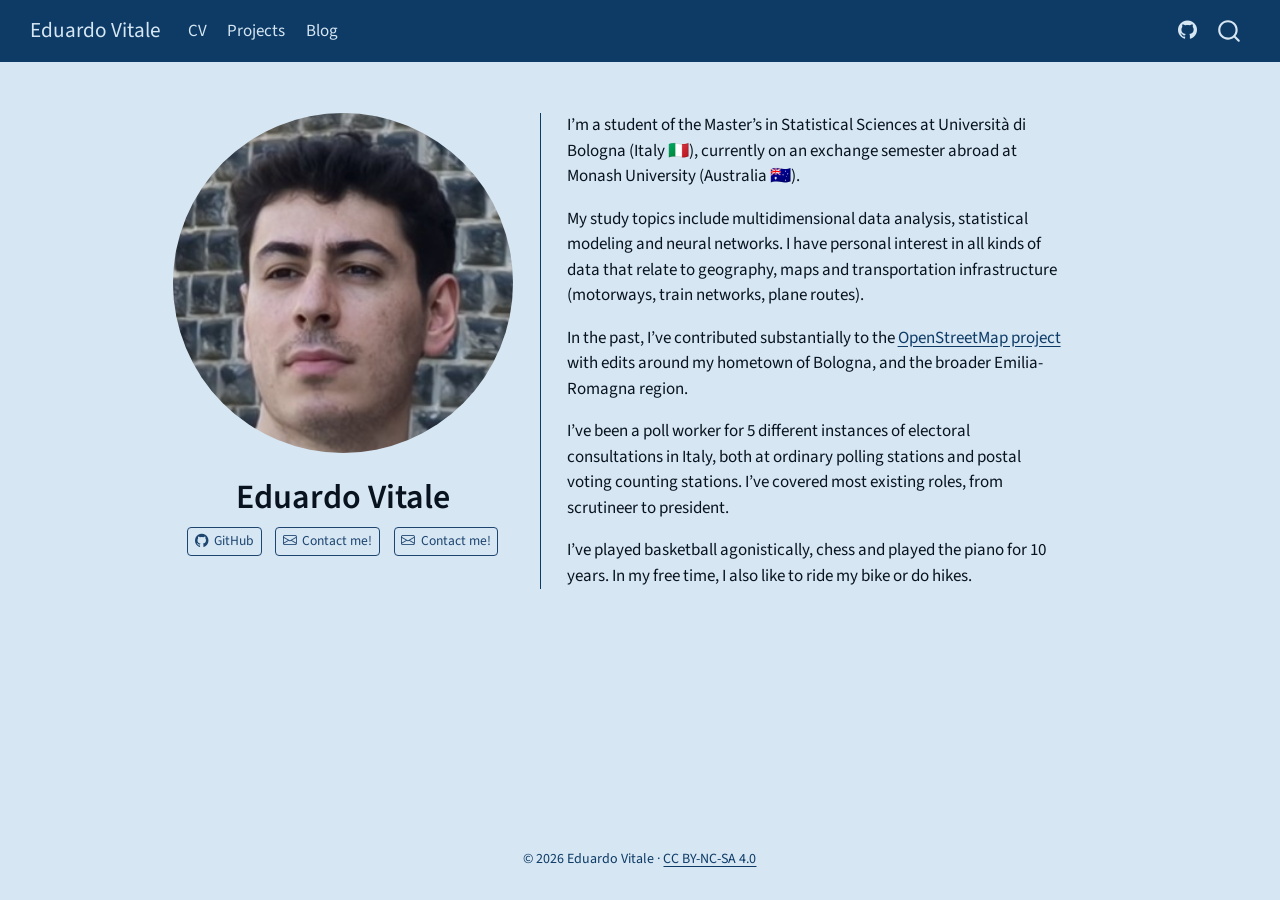
<file: index.html>
<!DOCTYPE html>
<html xmlns="http://www.w3.org/1999/xhtml" lang="en" xml:lang="en"><head>

<meta charset="utf-8">
<meta name="generator" content="quarto-1.11.9">

<meta name="viewport" content="width=device-width, initial-scale=1.0, user-scalable=yes">


<title>Eduardo Vitale</title>
<style>
/* Default styles provided by pandoc.
** See https://pandoc.org/MANUAL.html#variables-for-html for config info.
*/
span.smallcaps{font-variant: small-caps;}
div.columns{display: flex; gap: 1.5em;}
div.column{flex: auto;}
@media screen {
div.columns{gap: min(4vw, 1.5em);}
div.column{overflow-x: auto;}
}
div.hanging-indent{margin-left: 1.5em; text-indent: -1.5em;}
ul.task-list{list-style: none;}
ul.task-list li input[type="checkbox"] {
  width: 0.8em;
  margin: 0 0.8em 0.2em -1em; /* quarto-specific, see https://github.com/quarto-dev/quarto-cli/issues/4556 */ 
  vertical-align: middle;
}
</style>


<script src="site_libs/quarto-nav/quarto-nav.js"></script>
<script src="site_libs/quarto-nav/headroom.min.js"></script>
<script src="site_libs/clipboard/clipboard.min.js"></script>
<script src="site_libs/quarto-search/autocomplete.umd.js"></script>
<script src="site_libs/quarto-search/fuse.min.js"></script>
<script src="site_libs/quarto-search/quarto-search.js"></script>
<meta name="quarto:offset" content="./">
<script src="site_libs/quarto-html/quarto.js" type="module"></script>
<script src="site_libs/quarto-html/tabsets/tabsets.js" type="module"></script>
<script src="site_libs/quarto-html/scrollable-regions/scrollable-regions.js" type="module"></script>
<script src="site_libs/quarto-html/popper.min.js"></script>
<script src="site_libs/quarto-html/tippy.umd.min.js"></script>
<link href="site_libs/quarto-html/tippy.css" rel="stylesheet">
<link href="site_libs/quarto-html/quarto-syntax-highlighting-63b5708e65d6cd79cd7618c58d0c21e7.css" rel="stylesheet" id="quarto-text-highlighting-styles">
<script src="site_libs/bootstrap/bootstrap.min.js"></script>
<link href="site_libs/bootstrap/bootstrap-icons.css" rel="stylesheet">
<link href="site_libs/bootstrap/bootstrap-3642c48eae91c3dc41f21db9cca881df.min.css" rel="stylesheet" append-hash="true" id="quarto-bootstrap" data-mode="light">
<script id="quarto-search-options" type="application/json">{
  "location": "navbar",
  "copy-button": false,
  "collapse-after": 3,
  "panel-placement": "end",
  "type": "overlay",
  "limit": 50,
  "keyboard-shortcut": [
    "f",
    "/",
    "s"
  ],
  "show-item-context": false,
  "language": {
    "search-no-results-text": "No results",
    "search-matching-documents-text": "matching documents",
    "search-copy-link-title": "Copy link to search",
    "search-hide-matches-text": "Hide additional matches",
    "search-more-match-text": "more match in this document",
    "search-more-matches-text": "more matches in this document",
    "search-clear-button-title": "Clear",
    "search-text-placeholder": "",
    "search-detached-cancel-button-title": "Cancel",
    "search-submit-button-title": "Submit",
    "search-label": "Search"
  }
}</script>
<meta name="robots" content="noindex, nofollow, noai, noimageai">


</head>

<body class="nav-fixed fullcontent quarto-light"><a id="quarto-skip-link" class="visually-hidden-focusable" href="#quarto-document-content">Skip to main content</a>

<div id="quarto-search-results"></div>
  <header id="quarto-header" class="headroom fixed-top">
    <nav class="navbar navbar-expand-lg " data-bs-theme="dark" aria-label="Site">
      <div class="navbar-container container-fluid">
      <div class="navbar-brand-container mx-auto">
    <a class="navbar-brand" href="./index.html">
    <span class="navbar-title">Eduardo Vitale</span>
    </a>
  </div>
          <button class="navbar-toggler" type="button" data-bs-toggle="collapse" data-bs-target="#navbarCollapse" aria-controls="navbarCollapse" aria-expanded="false" aria-label="Toggle navigation" onclick="if (window.quartoToggleHeadroom) { window.quartoToggleHeadroom(); }">
  <span class="navbar-toggler-icon"></span>
</button>
          <div class="collapse navbar-collapse" id="navbarCollapse">
            <ul class="navbar-nav navbar-nav-scroll me-auto">
  <li class="nav-item">
    <a class="nav-link" href="./cv/index.html"> 
<span class="menu-text">CV</span></a>
  </li>  
  <li class="nav-item">
    <a class="nav-link" href="./projects/projects.html"> 
<span class="menu-text">Projects</span></a>
  </li>  
  <li class="nav-item">
    <a class="nav-link" href="./blog/blog.html"> 
<span class="menu-text">Blog</span></a>
  </li>  
</ul>
            <ul class="navbar-nav navbar-nav-scroll ms-auto">
  <li class="nav-item compact">
    <a class="nav-link" href="https://github.com/EduVit" target="_blank"> <i class="bi bi-github" role="img">
</i> 
<span class="menu-text"></span></a>
  </li>  
</ul>
          </div> <!-- /navcollapse -->
            <div class="quarto-navbar-tools">
</div>
            <div id="quarto-search" class="" title="Search"></div>
      </div> <!-- /container-fluid -->
    </nav>
</header>
<!-- content -->
<div id="quarto-content" class="quarto-container page-columns page-rows-contents page-layout-article page-navbar">
<!-- sidebar -->
<!-- margin-sidebar -->
    
<!-- main -->
<div class="quarto-about-trestles">
  <div class="about-entity">
    <img src="images/profile_photo.jpeg" class="about-image
  round " style="height: 20em; width: 20em;">
<header id="title-block-header" class="quarto-title-block default">
<div class="quarto-title">
<h1 class="title">Eduardo Vitale</h1>
</div>
<div class="quarto-title-meta">
  </div>
</header>
    <div class="about-links">
  <a href="https://github.com/EduVit" class="about-link" rel="" target="_blank">
    <i class="bi bi-github"></i>
     <span class="about-link-text">GitHub</span>
  </a>
  <a href="mailto:eduardo.vitale@studio.unibo.it" class="about-link" rel="" target="">
    <i class="bi bi-envelope"></i>
     <span class="about-link-text">Contact me!</span>
  </a>
  <a href="mailto:evit0003@student.monash.edu" class="about-link" rel="" target="">
    <i class="bi bi-envelope"></i>
     <span class="about-link-text">Contact me!</span>
  </a>
</div>
  </div>
  <div class="about-contents"><main class="content" id="quarto-document-content" tabindex="-1">
<p>I’m a student of the Master’s in Statistical Sciences at Università di Bologna (Italy 🇮🇹), currently on an exchange semester abroad at Monash University (Australia 🇦🇺).</p>
<p>My study topics include multidimensional data analysis, statistical modeling and neural networks. I have personal interest in all kinds of data that relate to geography, maps and transportation infrastructure (motorways, train networks, plane routes).</p>
<p>In the past, I’ve contributed substantially to the <a href="https://osm.org">OpenStreetMap project</a> with edits around my hometown of Bologna, and the broader Emilia-Romagna region.</p>
<p>I’ve been a poll worker for 5 different instances of electoral consultations in Italy, both at ordinary polling stations and postal voting counting stations. I’ve covered most existing roles, from scrutineer to president.</p>
<p>I’ve played basketball agonistically, chess and played the piano for 10 years. In my free time, I also like to ride my bike or do hikes.</p>


</main></div>
</div>
 <!-- /main -->
<script id="quarto-html-after-body" type="application/javascript">
  window.document.addEventListener("DOMContentLoaded", function (event) {
    const isCodeAnnotation = (el) => {
      for (const clz of el.classList) {
        if (clz.startsWith('code-annotation-')) {                     
          return true;
        }
      }
      return false;
    }
    const onCopySuccess = function(e) {
      // button target
      const button = e.trigger;
      // don't keep focus
      button.blur();
      // flash "checked"
      button.classList.add('code-copy-button-checked');
      var currentTitle = button.getAttribute("title");
      button.setAttribute("title", "Copied!");
      let tooltip;
      if (window.bootstrap) {
        button.setAttribute("data-bs-toggle", "tooltip");
        button.setAttribute("data-bs-placement", "left");
        button.setAttribute("data-bs-title", "Copied!");
        tooltip = new bootstrap.Tooltip(button, 
          { trigger: "manual", 
            customClass: "code-copy-button-tooltip",
            offset: [0, -8]});
        tooltip.show();    
      }
      setTimeout(function() {
        if (tooltip) {
          tooltip.hide();
          button.removeAttribute("data-bs-title");
          button.removeAttribute("data-bs-toggle");
          button.removeAttribute("data-bs-placement");
        }
        button.setAttribute("title", currentTitle);
        button.classList.remove('code-copy-button-checked');
      }, 1000);
      // clear code selection
      e.clearSelection();
    }
    const getTextToCopy = function(trigger) {
      const outerScaffold = trigger.parentElement.cloneNode(true);
      const codeEl = outerScaffold.querySelector('code');
      for (const childEl of codeEl.children) {
        if (isCodeAnnotation(childEl)) {
          childEl.remove();
        }
      }
      return codeEl.innerText;
    }
    const clipboard = new window.ClipboardJS('.code-copy-button:not([data-in-quarto-modal])', {
      text: getTextToCopy
    });
    clipboard.on('success', onCopySuccess);
    if (window.document.getElementById('quarto-embedded-source-code-modal')) {
      const clipboardModal = new window.ClipboardJS('.code-copy-button[data-in-quarto-modal]', {
        text: getTextToCopy,
        container: window.document.getElementById('quarto-embedded-source-code-modal')
      });
      clipboardModal.on('success', onCopySuccess);
    }
      var localhostRegex = new RegExp(/^(?:http|https):\/\/localhost\:?[0-9]*\//);
      var mailtoRegex = new RegExp(/^mailto:/);
        var filterRegex = new RegExp("https:\/\/eduvit\.github\.io");
      const newWindowLabel = "(opens in a new tab)";
      const newWindowNoteId = "quarto-ext-newwindow-label";
      // Links reference one hidden label through aria-describedby, so the
      // announcement never changes their accessible name.
      var describeNewWindow = (link) => {
        if (!window.document.getElementById(newWindowNoteId)) {
          var newWindowNote = window.document.createElement("span");
          newWindowNote.id = newWindowNoteId;
          newWindowNote.hidden = true;
          newWindowNote.textContent = newWindowLabel;
          window.document.body.appendChild(newWindowNote);
        }
        var describedBy = (link.getAttribute("aria-describedby") || "").split(/\s+/).filter(Boolean);
        if (!describedBy.includes(newWindowNoteId)) {
          describedBy.push(newWindowNoteId);
          link.setAttribute("aria-describedby", describedBy.join(" "));
        }
      }
      var isInternal = (href) => {
          return filterRegex.test(href) || localhostRegex.test(href) || mailtoRegex.test(href);
      }
      // Inspect non-navigation links and adorn them if external
      window.quartoDecorateExternalLinks = function (root) {
     var links = (root || window.document).querySelectorAll('a[href]:not(.nav-link):not(.navbar-brand):not(.toc-action):not(.sidebar-link):not(.sidebar-item-toggle):not(.pagination-link):not(.no-external):not([aria-hidden]):not(.dropdown-item):not(.quarto-navigation-tool):not(.about-link)');
      for (var i=0; i<links.length; i++) {
        const link = links[i];
        if (!isInternal(link.href)) {
          // undo the damage that might have been done by quarto-nav.js in the case of
          // links that we want to consider external
          if (link.dataset.originalHref !== undefined) {
            link.href = link.dataset.originalHref;
          }
            // target, if specified
            link.setAttribute("target", "_blank");
            if (link.getAttribute("rel") === null) {
              link.setAttribute("rel", "noopener");
            }
            describeNewWindow(link);
          if (!link.classList.contains('no-external-icon')) {
          }
        }
      }
      };
      window.quartoDecorateExternalLinks(window.document);
    // Esc closes the popup (WCAG 1.4.13) and focus leaving both trigger and
    // popup closes it (WCAG 2.4.11); tippy handles neither for interactive popups.
    const hideOnEscAndFocusOut = {
      name: 'hideOnEscAndFocusOut',
      defaultValue: true,
      fn(instance) {
        const dismiss = () => {
          // A show scheduled by the trigger delay would otherwise reopen it
          instance.clearDelayTimeouts();
          instance.hide();
        };
        const onKeyDown = (event) => {
          if (event.key !== 'Escape') {
            return;
          }
          // Keep Esc from also reaching page handlers (e.g. reveal.js overview),
          // except an open reveal.js slide menu, which Esc should close too.
          // The menu handles keys only when its keyboard option is on.
          const menuHandlesEsc = window.Reveal?.getPlugin?.('menu')?.isOpen() &&
            window.Reveal.getConfig().menu?.keyboard !== false;
          if (!menuHandlesEsc) {
            event.stopPropagation();
          }
          if (instance.popper.contains(window.document.activeElement)) {
            // Disabled while refocusing so the focus trigger does not reopen it
            instance.disable();
            instance.reference.focus();
            instance.enable();
          }
          dismiss();
        };
        const onFocusOut = (event) => {
          const target = event.relatedTarget;
          if (target && !instance.reference.contains(target) &&
              !instance.popper.contains(target)) {
            dismiss();
          }
        };
        // On the trigger too: a click trigger (code-annotations: select) has no
        // blur handling. Attached for the instance's lifetime so leaving the
        // trigger also cancels a show still pending on the trigger delay.
        instance.reference.addEventListener('focusout', onFocusOut);
        return {
          onShow() {
            window.document.addEventListener('keydown', onKeyDown, true);
            instance.popper.addEventListener('focusout', onFocusOut);
          },
          onHide() {
            window.document.removeEventListener('keydown', onKeyDown, true);
            instance.popper.removeEventListener('focusout', onFocusOut);
          },
          onDestroy() {
            instance.reference.removeEventListener('focusout', onFocusOut);
          },
        };
      },
    };
    function tippyHover(el, contentFn, onTriggerFn, onUntriggerFn) {
      const config = {
        allowHTML: true,
        maxWidth: 500,
        delay: 100,
        arrow: false,
        appendTo: function(el) {
            return el.parentElement;
        },
        interactive: true,
        interactiveBorder: 10,
        theme: 'quarto',
        placement: 'bottom-start',
        plugins: [hideOnEscAndFocusOut],
      };
      if (contentFn) {
        config.content = contentFn;
      }
      if (onTriggerFn) {
        config.onTrigger = onTriggerFn;
      }
      if (onUntriggerFn) {
        config.onUntrigger = onUntriggerFn;
      }
      window.tippy(el, config); 
    }
    const noterefs = window.document.querySelectorAll('a[role="doc-noteref"]');
    for (var i=0; i<noterefs.length; i++) {
      const ref = noterefs[i];
      tippyHover(ref, function() {
        // use id or data attribute instead here
        let href = ref.getAttribute('data-footnote-href') || ref.getAttribute('href');
        try { href = new URL(href).hash; } catch {}
        const id = href.replace(/^#\/?/, "");
        const note = window.document.getElementById(id);
        if (note) {
          return note.innerHTML;
        } else {
          return "";
        }
      });
    }
    const xrefs = window.document.querySelectorAll('a.quarto-xref');
    const processXRef = (id, note) => {
      // Strip column container classes
      const stripColumnClz = (el) => {
        el.classList.remove("page-full", "page-columns");
        if (el.children) {
          for (const child of el.children) {
            stripColumnClz(child);
          }
        }
      }
      stripColumnClz(note)
      if (id === null || id.startsWith('sec-')) {
        // Special case sections, only their first couple elements
        const container = document.createElement("div");
        if (note.children && note.children.length > 2) {
          container.appendChild(note.children[0].cloneNode(true));
          for (let i = 1; i < note.children.length; i++) {
            const child = note.children[i];
            if (child.tagName === "P" && child.innerText === "") {
              continue;
            } else {
              container.appendChild(child.cloneNode(true));
              break;
            }
          }
          if (window.Quarto?.typesetMath) {
            window.Quarto.typesetMath(container);
          }
          return container.innerHTML
        } else {
          if (window.Quarto?.typesetMath) {
            window.Quarto.typesetMath(note);
          }
          return note.innerHTML;
        }
      } else {
        // Remove any anchor links if they are present
        const anchorLink = note.querySelector('a.anchorjs-link');
        if (anchorLink) {
          anchorLink.remove();
        }
        if (window.Quarto?.typesetMath) {
          window.Quarto.typesetMath(note);
        }
        if (note.classList.contains("callout")) {
          return note.outerHTML;
        } else {
          return note.innerHTML;
        }
      }
    }
    for (var i=0; i<xrefs.length; i++) {
      const xref = xrefs[i];
      tippyHover(xref, undefined, function(instance) {
        instance.disable();
        let url = xref.getAttribute('href');
        let hash = undefined; 
        if (url.startsWith('#')) {
          hash = url;
        } else {
          try { hash = new URL(url).hash; } catch {}
        }
        if (hash) {
          const id = hash.replace(/^#\/?/, "");
          const note = window.document.getElementById(id);
          if (note !== null) {
            try {
              const html = processXRef(id, note.cloneNode(true));
              instance.setContent(html);
            } finally {
              instance.enable();
              instance.show();
            }
          } else {
            // See if we can fetch this
            fetch(url.split('#')[0])
            .then(res => res.text())
            .then(html => {
              const parser = new DOMParser();
              const htmlDoc = parser.parseFromString(html, "text/html");
              const note = htmlDoc.getElementById(id);
              if (note !== null) {
                const html = processXRef(id, note);
                instance.setContent(html);
              } 
            }).finally(() => {
              instance.enable();
              instance.show();
            });
          }
        } else {
          // See if we can fetch a full url (with no hash to target)
          // This is a special case and we should probably do some content thinning / targeting
          fetch(url)
          .then(res => res.text())
          .then(html => {
            const parser = new DOMParser();
            const htmlDoc = parser.parseFromString(html, "text/html");
            const note = htmlDoc.querySelector('main.content');
            if (note !== null) {
              // This should only happen for chapter cross references
              // (since there is no id in the URL)
              // remove the first header
              if (note.children.length > 0 && note.children[0].tagName === "HEADER") {
                note.children[0].remove();
              }
              const html = processXRef(null, note);
              instance.setContent(html);
            } 
          }).finally(() => {
            instance.enable();
            instance.show();
          });
        }
      }, function(instance) {
      });
    }
        let selectedAnnoteEl;
        const selectorForAnnotation = ( cell, annotation) => {
          let cellAttr = 'data-code-cell="' + cell + '"';
          let lineAttr = 'data-code-annotation="' +  annotation + '"';
          const selector = 'span[' + cellAttr + '][' + lineAttr + ']';
          return selector;
        }
        const selectCodeLines = (annoteEl) => {
          const doc = window.document;
          const targetCell = annoteEl.getAttribute("data-target-cell");
          const targetAnnotation = annoteEl.getAttribute("data-target-annotation");
          const annoteSpan = window.document.querySelector(selectorForAnnotation(targetCell, targetAnnotation));
          const lines = annoteSpan.getAttribute("data-code-lines").split(",");
          const lineIds = lines.map((line) => {
            return targetCell + "-" + line;
          })
          // Each band is positioned against its own containing block, which is
          // not the offsetParent of the lines, so place it from client rects.
          const placeBand = (band, firstEl, lastEl, codeBlock) => {
            const container = band.offsetParent;
            if (container === null) {
              return;
            }
            const containerRect = container.getBoundingClientRect();
            // Reveal.js scales slides with a transform, so convert client
            // pixels back to the CSS pixels of the container.
            const scale = containerRect.height / container.offsetHeight || 1;
            const firstRect = firstEl.getBoundingClientRect();
            const lastRect = lastEl.getBoundingClientRect();
            const top = (firstRect.top - containerRect.top) / scale - container.clientTop + container.scrollTop;
            const height = (lastRect.bottom - firstRect.top) / scale;
            band.style.top = top - 2 + "px";
            band.style.height = height + 4 + "px";
            if (codeBlock) {
              // Without the copy button wrapper, the containing block is wider
              // than the code block, so span the code block explicitly.
              const blockRect = codeBlock.getBoundingClientRect();
              band.style.left = (blockRect.left - containerRect.left) / scale - container.clientLeft + container.scrollLeft + "px";
              band.style.width = blockRect.width / scale + "px";
            }
          };
          if (lineIds.length > 0) {
            const el = window.document.getElementById(lineIds[0]);
            const lastEl = window.document.getElementById(lineIds[lineIds.length - 1]);
            const parent = el.parentElement.parentElement;
            // cook up a div (if necessary) and position it
            let div = window.document.getElementById("code-annotation-line-highlight");
            if (div === null) {
              div = window.document.createElement("div");
              div.setAttribute("id", "code-annotation-line-highlight");
              div.style.position = 'absolute';
              parent.appendChild(div);
            }
            placeBand(div, el, lastEl, parent.closest("div.sourceCode") || parent);
            let gutterDiv = window.document.getElementById("code-annotation-line-highlight-gutter");
            if (gutterDiv === null) {
              gutterDiv = window.document.createElement("div");
              gutterDiv.setAttribute("id", "code-annotation-line-highlight-gutter");
              gutterDiv.style.position = 'absolute';
              const codeCell = window.document.getElementById(targetCell);
              const gutter = codeCell.querySelector('.code-annotation-gutter');
              gutter.appendChild(gutterDiv);
            }
            placeBand(gutterDiv, el, lastEl);
            selectedAnnoteEl = annoteEl;
          }
        };
        const unselectCodeLines = () => {
          const elementsIds = ["code-annotation-line-highlight", "code-annotation-line-highlight-gutter"];
          elementsIds.forEach((elId) => {
            const div = window.document.getElementById(elId);
            if (div) {
              div.remove();
            }
          });
          selectedAnnoteEl = undefined;
        };
          // Handle positioning of the toggle
      window.addEventListener(
        "resize",
        throttle(() => {
          elRect = undefined;
          if (selectedAnnoteEl) {
            selectCodeLines(selectedAnnoteEl);
          }
        }, 10)
      );
      function throttle(fn, ms) {
      let throttle = false;
      let timer;
        return (...args) => {
          if(!throttle) { // first call gets through
              fn.apply(this, args);
              throttle = true;
          } else { // all the others get throttled
              if(timer) clearTimeout(timer); // cancel #2
              timer = setTimeout(() => {
                fn.apply(this, args);
                timer = throttle = false;
              }, ms);
          }
        };
      }
        // Attach click handler to the DT
        const annoteDls = window.document.querySelectorAll('dt[data-target-cell]');
        for (const annoteDlNode of annoteDls) {
          annoteDlNode.addEventListener('click', (event) => {
            const clickedEl = event.target;
            if (clickedEl !== selectedAnnoteEl) {
              unselectCodeLines();
              const activeEl = window.document.querySelector('dt[data-target-cell].code-annotation-active');
              if (activeEl) {
                activeEl.classList.remove('code-annotation-active');
              }
              selectCodeLines(clickedEl);
              clickedEl.classList.add('code-annotation-active');
            } else {
              // Unselect the line
              unselectCodeLines();
              clickedEl.classList.remove('code-annotation-active');
            }
          });
        }
    const findCites = (el) => {
      const parentEl = el.parentElement;
      if (parentEl) {
        const cites = parentEl.dataset.cites;
        if (cites) {
          return {
            el,
            cites: cites.split(' ')
          };
        } else {
          return findCites(el.parentElement)
        }
      } else {
        return undefined;
      }
    };
    var bibliorefs = window.document.querySelectorAll('a[role="doc-biblioref"]');
    for (var i=0; i<bibliorefs.length; i++) {
      const ref = bibliorefs[i];
      const citeInfo = findCites(ref);
      if (citeInfo) {
        tippyHover(citeInfo.el, function() {
          var popup = window.document.createElement('div');
          citeInfo.cites.forEach(function(cite) {
            var citeDiv = window.document.createElement('div');
            citeDiv.classList.add('hanging-indent');
            citeDiv.classList.add('csl-entry');
            var biblioDiv = window.document.getElementById('ref-' + cite);
            if (biblioDiv) {
              citeDiv.innerHTML = biblioDiv.innerHTML;
            }
            popup.appendChild(citeDiv);
          });
          return popup.innerHTML;
        });
      }
    }
  });
  </script>
  <script type="application/javascript">
  window.quartoScrollableRegionsLabels = {"code":"Scrollable code","output":"Scrollable output"};
  </script>
</div> <!-- /content -->
<footer class="footer">
  <div class="nav-footer">
    <div class="nav-footer-left">
      &nbsp;
    </div>   
    <div class="nav-footer-center">
<p>© 2026 Eduardo Vitale · <a href="https://creativecommons.org/licenses/by-nc-sa/4.0/">CC BY-NC-SA 4.0</a></p>
</div>
    <div class="nav-footer-right">
      &nbsp;
    </div>
  </div>
</footer>




</body></html>
</file>
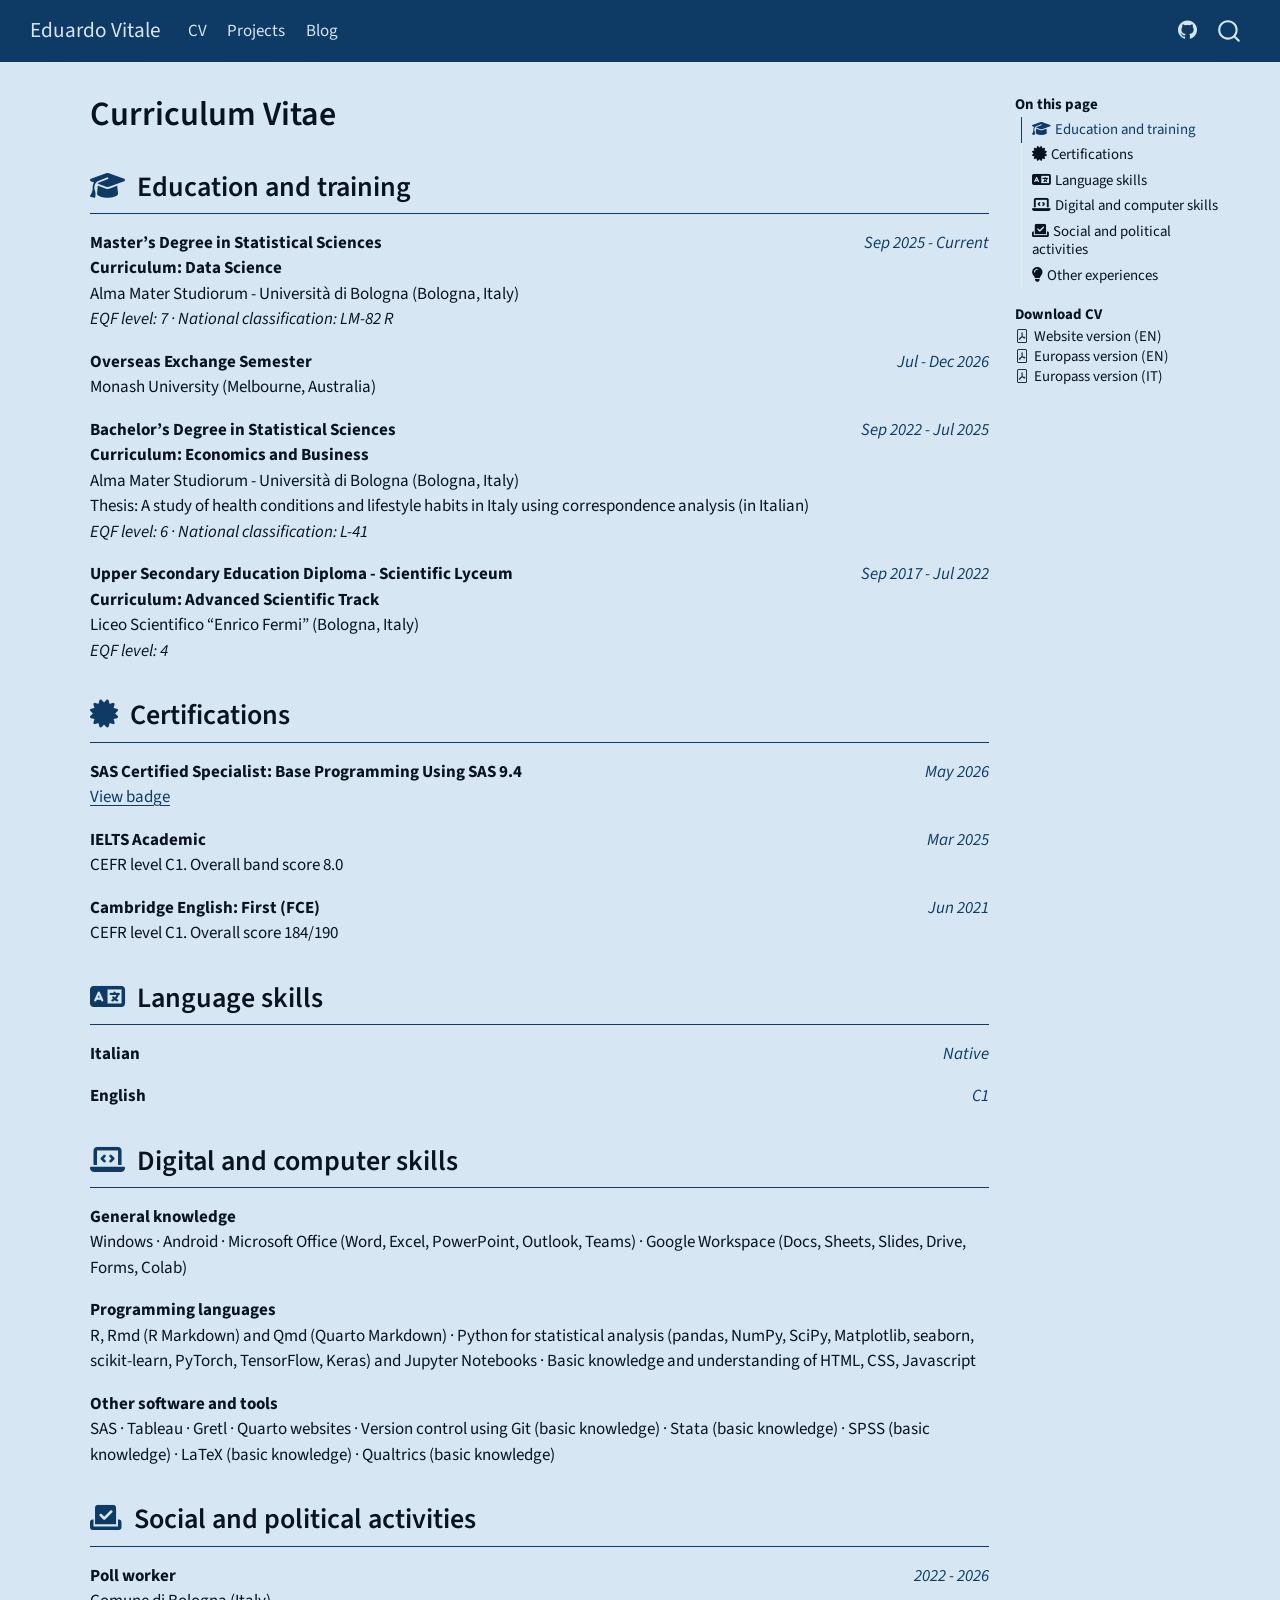
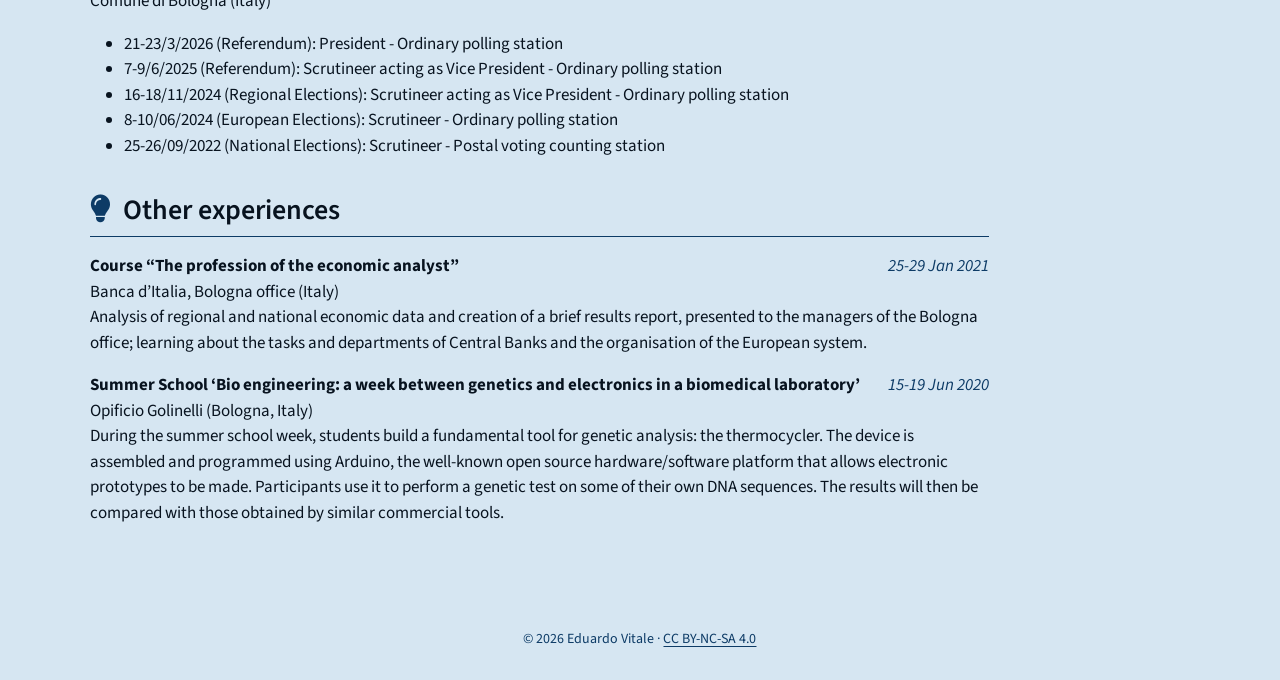
<file: cv/index.html>
<!DOCTYPE html>
<html xmlns="http://www.w3.org/1999/xhtml" lang="en" xml:lang="en"><head>

<meta charset="utf-8">
<meta name="generator" content="quarto-1.11.9">

<meta name="viewport" content="width=device-width, initial-scale=1.0, user-scalable=yes">


<title>Curriculum Vitae – Eduardo Vitale</title>
<style>
/* Default styles provided by pandoc.
** See https://pandoc.org/MANUAL.html#variables-for-html for config info.
*/
span.smallcaps{font-variant: small-caps;}
div.columns{display: flex; gap: 1.5em;}
div.column{flex: auto;}
@media screen {
div.columns{gap: min(4vw, 1.5em);}
div.column{overflow-x: auto;}
}
div.hanging-indent{margin-left: 1.5em; text-indent: -1.5em;}
ul.task-list{list-style: none;}
ul.task-list li input[type="checkbox"] {
  width: 0.8em;
  margin: 0 0.8em 0.2em -1em; /* quarto-specific, see https://github.com/quarto-dev/quarto-cli/issues/4556 */ 
  vertical-align: middle;
}
</style>


<script src="../site_libs/quarto-nav/quarto-nav.js"></script>
<script src="../site_libs/quarto-nav/headroom.min.js"></script>
<script src="../site_libs/clipboard/clipboard.min.js"></script>
<script src="../site_libs/quarto-search/autocomplete.umd.js"></script>
<script src="../site_libs/quarto-search/fuse.min.js"></script>
<script src="../site_libs/quarto-search/quarto-search.js"></script>
<meta name="quarto:offset" content="../">
<script src="../site_libs/quarto-html/quarto.js" type="module"></script>
<script src="../site_libs/quarto-html/tabsets/tabsets.js" type="module"></script>
<script src="../site_libs/quarto-html/scrollable-regions/scrollable-regions.js" type="module"></script>
<script src="../site_libs/quarto-html/popper.min.js"></script>
<script src="../site_libs/quarto-html/tippy.umd.min.js"></script>
<script src="../site_libs/quarto-html/anchor.min.js"></script>
<link href="../site_libs/quarto-html/tippy.css" rel="stylesheet">
<link href="../site_libs/quarto-html/quarto-syntax-highlighting-63b5708e65d6cd79cd7618c58d0c21e7.css" rel="stylesheet" id="quarto-text-highlighting-styles">
<script src="../site_libs/bootstrap/bootstrap.min.js"></script>
<link href="../site_libs/bootstrap/bootstrap-icons.css" rel="stylesheet">
<link href="../site_libs/bootstrap/bootstrap-3642c48eae91c3dc41f21db9cca881df.min.css" rel="stylesheet" append-hash="true" id="quarto-bootstrap" data-mode="light">
<link href="../site_libs/quarto-contrib/fontawesome6-6.7.2/all.min.css" rel="stylesheet">
<link href="../site_libs/quarto-contrib/fontawesome6-6.7.2/latex-fontsize.css" rel="stylesheet">
<script id="quarto-search-options" type="application/json">{
  "location": "navbar",
  "copy-button": false,
  "collapse-after": 3,
  "panel-placement": "end",
  "type": "overlay",
  "limit": 50,
  "keyboard-shortcut": [
    "f",
    "/",
    "s"
  ],
  "show-item-context": false,
  "language": {
    "search-no-results-text": "No results",
    "search-matching-documents-text": "matching documents",
    "search-copy-link-title": "Copy link to search",
    "search-hide-matches-text": "Hide additional matches",
    "search-more-match-text": "more match in this document",
    "search-more-matches-text": "more matches in this document",
    "search-clear-button-title": "Clear",
    "search-text-placeholder": "",
    "search-detached-cancel-button-title": "Cancel",
    "search-submit-button-title": "Submit",
    "search-label": "Search"
  }
}</script>
<meta name="robots" content="noindex, nofollow, noai, noimageai">


</head>

<body class="nav-fixed cv-page quarto-light"><a id="quarto-skip-link" class="visually-hidden-focusable" href="#quarto-document-content">Skip to main content</a>

<div id="quarto-search-results"></div>
  <header id="quarto-header" class="headroom fixed-top">
    <nav class="navbar navbar-expand-lg " data-bs-theme="dark" aria-label="Site">
      <div class="navbar-container container-fluid">
      <div class="navbar-brand-container mx-auto">
    <a class="navbar-brand" href="../index.html">
    <span class="navbar-title">Eduardo Vitale</span>
    </a>
  </div>
          <button class="navbar-toggler" type="button" data-bs-toggle="collapse" data-bs-target="#navbarCollapse" aria-controls="navbarCollapse" aria-expanded="false" aria-label="Toggle navigation" onclick="if (window.quartoToggleHeadroom) { window.quartoToggleHeadroom(); }">
  <span class="navbar-toggler-icon"></span>
</button>
          <div class="collapse navbar-collapse" id="navbarCollapse">
            <ul class="navbar-nav navbar-nav-scroll me-auto">
  <li class="nav-item">
    <a class="nav-link active" href="../cv/index.html" aria-current="page"> 
<span class="menu-text">CV</span></a>
  </li>  
  <li class="nav-item">
    <a class="nav-link" href="../projects/projects.html"> 
<span class="menu-text">Projects</span></a>
  </li>  
  <li class="nav-item">
    <a class="nav-link" href="../blog/blog.html"> 
<span class="menu-text">Blog</span></a>
  </li>  
</ul>
            <ul class="navbar-nav navbar-nav-scroll ms-auto">
  <li class="nav-item compact">
    <a class="nav-link" href="https://github.com/EduVit" target="_blank"> <i class="bi bi-github" role="img">
</i> 
<span class="menu-text"></span></a>
  </li>  
</ul>
          </div> <!-- /navcollapse -->
            <div class="quarto-navbar-tools">
</div>
            <div id="quarto-search" class="" title="Search"></div>
      </div> <!-- /container-fluid -->
    </nav>
</header>
<!-- content -->
<div id="quarto-content" class="quarto-container page-columns page-rows-contents page-layout-article page-navbar">
<!-- sidebar -->
<!-- margin-sidebar -->
    <div id="quarto-margin-sidebar" class="sidebar margin-sidebar">
        <nav id="TOC" role="doc-toc" aria-labelledby="toc-title" class="toc-active">
    <h2 id="toc-title">On this page</h2>
   
  <ul class="collapse">
  <li><a href="#b58fc729-690b-4000-b19f-365a4093b2ff7b7b3c2066612067726164756174696f6e2d636170203e7d7d-education-and-training" id="toc-b58fc729-690b-4000-b19f-365a4093b2ff7b7b3c2066612067726164756174696f6e2d636170203e7d7d-education-and-training" class="nav-link active" data-scroll-target="#b58fc729-690b-4000-b19f-365a4093b2ff7b7b3c2066612067726164756174696f6e2d636170203e7d7d-education-and-training"><i class="fa-solid fa-graduation-cap" aria-label="graduation-cap"></i> Education and training</a></li>
  <li><a href="#b58fc729-690b-4000-b19f-365a4093b2ff7b7b3c206661206365727469666963617465203e7d7d-certifications" id="toc-b58fc729-690b-4000-b19f-365a4093b2ff7b7b3c206661206365727469666963617465203e7d7d-certifications" class="nav-link" data-scroll-target="#b58fc729-690b-4000-b19f-365a4093b2ff7b7b3c206661206365727469666963617465203e7d7d-certifications"><i class="fa-solid fa-certificate" aria-label="certificate"></i> Certifications</a></li>
  <li><a href="#b58fc729-690b-4000-b19f-365a4093b2ff7b7b3c206661206c616e6775616765203e7d7d-language-skills" id="toc-b58fc729-690b-4000-b19f-365a4093b2ff7b7b3c206661206c616e6775616765203e7d7d-language-skills" class="nav-link" data-scroll-target="#b58fc729-690b-4000-b19f-365a4093b2ff7b7b3c206661206c616e6775616765203e7d7d-language-skills"><i class="fa-solid fa-language" aria-label="language"></i> Language skills</a></li>
  <li><a href="#b58fc729-690b-4000-b19f-365a4093b2ff7b7b3c206661206c6170746f702d636f6465203e7d7d-digital-and-computer-skills" id="toc-b58fc729-690b-4000-b19f-365a4093b2ff7b7b3c206661206c6170746f702d636f6465203e7d7d-digital-and-computer-skills" class="nav-link" data-scroll-target="#b58fc729-690b-4000-b19f-365a4093b2ff7b7b3c206661206c6170746f702d636f6465203e7d7d-digital-and-computer-skills"><i class="fa-solid fa-laptop-code" aria-label="laptop-code"></i> Digital and computer skills</a></li>
  <li><a href="#b58fc729-690b-4000-b19f-365a4093b2ff7b7b3c20666120636865636b2d746f2d736c6f74203e7d7d-social-and-political-activities" id="toc-b58fc729-690b-4000-b19f-365a4093b2ff7b7b3c20666120636865636b2d746f2d736c6f74203e7d7d-social-and-political-activities" class="nav-link" data-scroll-target="#b58fc729-690b-4000-b19f-365a4093b2ff7b7b3c20666120636865636b2d746f2d736c6f74203e7d7d-social-and-political-activities"><i class="fa-solid fa-check-to-slot" aria-label="check-to-slot"></i> Social and political activities</a></li>
  <li><a href="#b58fc729-690b-4000-b19f-365a4093b2ff7b7b3c206661206c6967687462756c62203e7d7d-other-experiences" id="toc-b58fc729-690b-4000-b19f-365a4093b2ff7b7b3c206661206c6967687462756c62203e7d7d-other-experiences" class="nav-link" data-scroll-target="#b58fc729-690b-4000-b19f-365a4093b2ff7b7b3c206661206c6967687462756c62203e7d7d-other-experiences"><i class="fa-solid fa-lightbulb" aria-label="lightbulb"></i> Other experiences</a></li>
  </ul>
<div class="quarto-alternate-formats"><h2>Download CV</h2><ul><li><a href="CV-Website-EN.pdf"><i class="bi bi-file-pdf"></i>Website version (EN)</a></li><li><a href="CV-Europass-EN.pdf"><i class="bi bi-file-pdf"></i>Europass version (EN)</a></li><li><a href="CV-Europass-IT.pdf"><i class="bi bi-file-pdf"></i>Europass version (IT)</a></li></ul></div></nav>
    </div>
<!-- main -->
<main class="content" id="quarto-document-content" tabindex="-1">

<header id="title-block-header" class="quarto-title-block default">
<div class="quarto-title">
<h1 class="title">Curriculum Vitae</h1>
</div>



<div class="quarto-title-meta">

    
  
    
  </div>
  


</header>


<section id="b58fc729-690b-4000-b19f-365a4093b2ff7b7b3c2066612067726164756174696f6e2d636170203e7d7d-education-and-training" class="level2">
<h2 class="anchored" data-anchor-id="b58fc729-690b-4000-b19f-365a4093b2ff7b7b3c2066612067726164756174696f6e2d636170203e7d7d-education-and-training"><i class="fa-solid fa-graduation-cap" aria-label="graduation-cap"></i> Education and training</h2>
<p><span class="cv-date">Sep 2025 - Current</span> <strong>Master’s Degree in Statistical Sciences</strong><br>
<strong>Curriculum: Data Science</strong><br>
Alma Mater Studiorum - Università di Bologna (Bologna, Italy)<br>
<em>EQF level: 7 · National classification: LM-82 R</em></p>
<p><span class="cv-date">Jul - Dec 2026</span> <strong>Overseas Exchange Semester</strong><br>
Monash University (Melbourne, Australia)</p>
<p><span class="cv-date">Sep 2022 - Jul 2025</span> <strong>Bachelor’s Degree in Statistical Sciences</strong><br>
<strong>Curriculum: Economics and Business</strong><br>
Alma Mater Studiorum - Università di Bologna (Bologna, Italy)<br>
Thesis: A study of health conditions and lifestyle habits in Italy using correspondence analysis (in Italian)<br>
<em>EQF level: 6 · National classification: L-41</em></p>
<p><span class="cv-date">Sep 2017 - Jul 2022</span> <strong>Upper Secondary Education Diploma - Scientific Lyceum</strong><br>
<strong>Curriculum: Advanced Scientific Track</strong><br>
Liceo Scientifico “Enrico Fermi” (Bologna, Italy)<br>
<em>EQF level: 4</em></p>
</section>
<section id="b58fc729-690b-4000-b19f-365a4093b2ff7b7b3c206661206365727469666963617465203e7d7d-certifications" class="level2">
<h2 class="anchored" data-anchor-id="b58fc729-690b-4000-b19f-365a4093b2ff7b7b3c206661206365727469666963617465203e7d7d-certifications"><i class="fa-solid fa-certificate" aria-label="certificate"></i> Certifications</h2>
<p><span class="cv-date">May 2026</span> <strong>SAS Certified Specialist: Base Programming Using SAS 9.4</strong><br>
<a href="https://www.credly.com/badges/1765853e-7fba-4a34-a681-5e344c31578a/public_url">View badge</a></p>
<p><span class="cv-date">Mar 2025</span> <strong>IELTS Academic</strong><br>
CEFR level C1. Overall band score 8.0</p>
<p><span class="cv-date">Jun 2021</span> <strong>Cambridge English: First (FCE)</strong><br>
CEFR level C1. Overall score 184/190</p>
</section>
<section id="b58fc729-690b-4000-b19f-365a4093b2ff7b7b3c206661206c616e6775616765203e7d7d-language-skills" class="level2">
<h2 class="anchored" data-anchor-id="b58fc729-690b-4000-b19f-365a4093b2ff7b7b3c206661206c616e6775616765203e7d7d-language-skills"><i class="fa-solid fa-language" aria-label="language"></i> Language skills</h2>
<p><span class="cv-date">Native</span> <strong>Italian</strong></p>
<p><span class="cv-date">C1</span> <strong>English</strong></p>
</section>
<section id="b58fc729-690b-4000-b19f-365a4093b2ff7b7b3c206661206c6170746f702d636f6465203e7d7d-digital-and-computer-skills" class="level2">
<h2 class="anchored" data-anchor-id="b58fc729-690b-4000-b19f-365a4093b2ff7b7b3c206661206c6170746f702d636f6465203e7d7d-digital-and-computer-skills"><i class="fa-solid fa-laptop-code" aria-label="laptop-code"></i> Digital and computer skills</h2>
<p><strong>General knowledge</strong><br>
Windows · Android · Microsoft Office (Word, Excel, PowerPoint, Outlook, Teams) · Google Workspace (Docs, Sheets, Slides, Drive, Forms, Colab)</p>
<p><strong>Programming languages</strong><br>
R, Rmd (R Markdown) and Qmd (Quarto Markdown) · Python for statistical analysis (pandas, NumPy, SciPy, Matplotlib, seaborn, scikit-learn, PyTorch, TensorFlow, Keras) and Jupyter Notebooks · Basic knowledge and understanding of HTML, CSS, Javascript</p>
<p><strong>Other software and tools</strong><br>
SAS · Tableau · Gretl · Quarto websites · Version control using Git (basic knowledge) · Stata (basic knowledge) · SPSS (basic knowledge) · LaTeX (basic knowledge) · Qualtrics (basic knowledge)</p>
</section>
<section id="b58fc729-690b-4000-b19f-365a4093b2ff7b7b3c20666120636865636b2d746f2d736c6f74203e7d7d-social-and-political-activities" class="level2">
<h2 class="anchored" data-anchor-id="b58fc729-690b-4000-b19f-365a4093b2ff7b7b3c20666120636865636b2d746f2d736c6f74203e7d7d-social-and-political-activities"><i class="fa-solid fa-check-to-slot" aria-label="check-to-slot"></i> Social and political activities</h2>
<p><span class="cv-date">2022 - 2026</span> <strong>Poll worker</strong><br>
Comune di Bologna (Italy)</p>
<ul>
<li>21-23/3/2026 (Referendum): President - Ordinary polling station</li>
<li>7-9/6/2025 (Referendum): Scrutineer acting as Vice President - Ordinary polling station</li>
<li>16-18/11/2024 (Regional Elections): Scrutineer acting as Vice President - Ordinary polling station</li>
<li>8-10/06/2024 (European Elections): Scrutineer - Ordinary polling station</li>
<li>25-26/09/2022 (National Elections): Scrutineer - Postal voting counting station</li>
</ul>
</section>
<section id="b58fc729-690b-4000-b19f-365a4093b2ff7b7b3c206661206c6967687462756c62203e7d7d-other-experiences" class="level2">
<h2 class="anchored" data-anchor-id="b58fc729-690b-4000-b19f-365a4093b2ff7b7b3c206661206c6967687462756c62203e7d7d-other-experiences"><i class="fa-solid fa-lightbulb" aria-label="lightbulb"></i> Other experiences</h2>
<p><span class="cv-date">25-29 Jan 2021</span> <strong>Course “The profession of the economic analyst”</strong><br>
Banca d’Italia, Bologna office (Italy)<br>
Analysis of regional and national economic data and creation of a brief results report, presented to the managers of the Bologna office; learning about the tasks and departments of Central Banks and the organisation of the European system.</p>
<p><span class="cv-date">15-19 Jun 2020</span> <strong>Summer School ‘Bio engineering: a week between genetics and electronics in a biomedical laboratory’</strong><br>
Opificio Golinelli (Bologna, Italy)<br>
During the summer school week, students build a fundamental tool for genetic analysis: the thermocycler. The device is assembled and programmed using Arduino, the well-known open source hardware/software platform that allows electronic prototypes to be made. Participants use it to perform a genetic test on some of their own DNA sequences. The results will then be compared with those obtained by similar commercial tools.</p>


</section>

</main> <!-- /main -->
<script id="quarto-html-after-body" type="application/javascript">
  window.document.addEventListener("DOMContentLoaded", function (event) {
    const icon = "";
    const anchorJS = new window.AnchorJS();
    anchorJS.options = {
      placement: 'right',
      icon: icon
    };
    anchorJS.add('.anchored');
    const isCodeAnnotation = (el) => {
      for (const clz of el.classList) {
        if (clz.startsWith('code-annotation-')) {                     
          return true;
        }
      }
      return false;
    }
    const onCopySuccess = function(e) {
      // button target
      const button = e.trigger;
      // don't keep focus
      button.blur();
      // flash "checked"
      button.classList.add('code-copy-button-checked');
      var currentTitle = button.getAttribute("title");
      button.setAttribute("title", "Copied!");
      let tooltip;
      if (window.bootstrap) {
        button.setAttribute("data-bs-toggle", "tooltip");
        button.setAttribute("data-bs-placement", "left");
        button.setAttribute("data-bs-title", "Copied!");
        tooltip = new bootstrap.Tooltip(button, 
          { trigger: "manual", 
            customClass: "code-copy-button-tooltip",
            offset: [0, -8]});
        tooltip.show();    
      }
      setTimeout(function() {
        if (tooltip) {
          tooltip.hide();
          button.removeAttribute("data-bs-title");
          button.removeAttribute("data-bs-toggle");
          button.removeAttribute("data-bs-placement");
        }
        button.setAttribute("title", currentTitle);
        button.classList.remove('code-copy-button-checked');
      }, 1000);
      // clear code selection
      e.clearSelection();
    }
    const getTextToCopy = function(trigger) {
      const outerScaffold = trigger.parentElement.cloneNode(true);
      const codeEl = outerScaffold.querySelector('code');
      for (const childEl of codeEl.children) {
        if (isCodeAnnotation(childEl)) {
          childEl.remove();
        }
      }
      return codeEl.innerText;
    }
    const clipboard = new window.ClipboardJS('.code-copy-button:not([data-in-quarto-modal])', {
      text: getTextToCopy
    });
    clipboard.on('success', onCopySuccess);
    if (window.document.getElementById('quarto-embedded-source-code-modal')) {
      const clipboardModal = new window.ClipboardJS('.code-copy-button[data-in-quarto-modal]', {
        text: getTextToCopy,
        container: window.document.getElementById('quarto-embedded-source-code-modal')
      });
      clipboardModal.on('success', onCopySuccess);
    }
      var localhostRegex = new RegExp(/^(?:http|https):\/\/localhost\:?[0-9]*\//);
      var mailtoRegex = new RegExp(/^mailto:/);
        var filterRegex = new RegExp("https:\/\/eduvit\.github\.io");
      const newWindowLabel = "(opens in a new tab)";
      const newWindowNoteId = "quarto-ext-newwindow-label";
      // Links reference one hidden label through aria-describedby, so the
      // announcement never changes their accessible name.
      var describeNewWindow = (link) => {
        if (!window.document.getElementById(newWindowNoteId)) {
          var newWindowNote = window.document.createElement("span");
          newWindowNote.id = newWindowNoteId;
          newWindowNote.hidden = true;
          newWindowNote.textContent = newWindowLabel;
          window.document.body.appendChild(newWindowNote);
        }
        var describedBy = (link.getAttribute("aria-describedby") || "").split(/\s+/).filter(Boolean);
        if (!describedBy.includes(newWindowNoteId)) {
          describedBy.push(newWindowNoteId);
          link.setAttribute("aria-describedby", describedBy.join(" "));
        }
      }
      var isInternal = (href) => {
          return filterRegex.test(href) || localhostRegex.test(href) || mailtoRegex.test(href);
      }
      // Inspect non-navigation links and adorn them if external
      window.quartoDecorateExternalLinks = function (root) {
     var links = (root || window.document).querySelectorAll('a[href]:not(.nav-link):not(.navbar-brand):not(.toc-action):not(.sidebar-link):not(.sidebar-item-toggle):not(.pagination-link):not(.no-external):not([aria-hidden]):not(.dropdown-item):not(.quarto-navigation-tool):not(.about-link)');
      for (var i=0; i<links.length; i++) {
        const link = links[i];
        if (!isInternal(link.href)) {
          // undo the damage that might have been done by quarto-nav.js in the case of
          // links that we want to consider external
          if (link.dataset.originalHref !== undefined) {
            link.href = link.dataset.originalHref;
          }
            // target, if specified
            link.setAttribute("target", "_blank");
            if (link.getAttribute("rel") === null) {
              link.setAttribute("rel", "noopener");
            }
            describeNewWindow(link);
          if (!link.classList.contains('no-external-icon')) {
          }
        }
      }
      };
      window.quartoDecorateExternalLinks(window.document);
    // Esc closes the popup (WCAG 1.4.13) and focus leaving both trigger and
    // popup closes it (WCAG 2.4.11); tippy handles neither for interactive popups.
    const hideOnEscAndFocusOut = {
      name: 'hideOnEscAndFocusOut',
      defaultValue: true,
      fn(instance) {
        const dismiss = () => {
          // A show scheduled by the trigger delay would otherwise reopen it
          instance.clearDelayTimeouts();
          instance.hide();
        };
        const onKeyDown = (event) => {
          if (event.key !== 'Escape') {
            return;
          }
          // Keep Esc from also reaching page handlers (e.g. reveal.js overview),
          // except an open reveal.js slide menu, which Esc should close too.
          // The menu handles keys only when its keyboard option is on.
          const menuHandlesEsc = window.Reveal?.getPlugin?.('menu')?.isOpen() &&
            window.Reveal.getConfig().menu?.keyboard !== false;
          if (!menuHandlesEsc) {
            event.stopPropagation();
          }
          if (instance.popper.contains(window.document.activeElement)) {
            // Disabled while refocusing so the focus trigger does not reopen it
            instance.disable();
            instance.reference.focus();
            instance.enable();
          }
          dismiss();
        };
        const onFocusOut = (event) => {
          const target = event.relatedTarget;
          if (target && !instance.reference.contains(target) &&
              !instance.popper.contains(target)) {
            dismiss();
          }
        };
        // On the trigger too: a click trigger (code-annotations: select) has no
        // blur handling. Attached for the instance's lifetime so leaving the
        // trigger also cancels a show still pending on the trigger delay.
        instance.reference.addEventListener('focusout', onFocusOut);
        return {
          onShow() {
            window.document.addEventListener('keydown', onKeyDown, true);
            instance.popper.addEventListener('focusout', onFocusOut);
          },
          onHide() {
            window.document.removeEventListener('keydown', onKeyDown, true);
            instance.popper.removeEventListener('focusout', onFocusOut);
          },
          onDestroy() {
            instance.reference.removeEventListener('focusout', onFocusOut);
          },
        };
      },
    };
    function tippyHover(el, contentFn, onTriggerFn, onUntriggerFn) {
      const config = {
        allowHTML: true,
        maxWidth: 500,
        delay: 100,
        arrow: false,
        appendTo: function(el) {
            return el.parentElement;
        },
        interactive: true,
        interactiveBorder: 10,
        theme: 'quarto',
        placement: 'bottom-start',
        plugins: [hideOnEscAndFocusOut],
      };
      if (contentFn) {
        config.content = contentFn;
      }
      if (onTriggerFn) {
        config.onTrigger = onTriggerFn;
      }
      if (onUntriggerFn) {
        config.onUntrigger = onUntriggerFn;
      }
      window.tippy(el, config); 
    }
    const noterefs = window.document.querySelectorAll('a[role="doc-noteref"]');
    for (var i=0; i<noterefs.length; i++) {
      const ref = noterefs[i];
      tippyHover(ref, function() {
        // use id or data attribute instead here
        let href = ref.getAttribute('data-footnote-href') || ref.getAttribute('href');
        try { href = new URL(href).hash; } catch {}
        const id = href.replace(/^#\/?/, "");
        const note = window.document.getElementById(id);
        if (note) {
          return note.innerHTML;
        } else {
          return "";
        }
      });
    }
    const xrefs = window.document.querySelectorAll('a.quarto-xref');
    const processXRef = (id, note) => {
      // Strip column container classes
      const stripColumnClz = (el) => {
        el.classList.remove("page-full", "page-columns");
        if (el.children) {
          for (const child of el.children) {
            stripColumnClz(child);
          }
        }
      }
      stripColumnClz(note)
      if (id === null || id.startsWith('sec-')) {
        // Special case sections, only their first couple elements
        const container = document.createElement("div");
        if (note.children && note.children.length > 2) {
          container.appendChild(note.children[0].cloneNode(true));
          for (let i = 1; i < note.children.length; i++) {
            const child = note.children[i];
            if (child.tagName === "P" && child.innerText === "") {
              continue;
            } else {
              container.appendChild(child.cloneNode(true));
              break;
            }
          }
          if (window.Quarto?.typesetMath) {
            window.Quarto.typesetMath(container);
          }
          return container.innerHTML
        } else {
          if (window.Quarto?.typesetMath) {
            window.Quarto.typesetMath(note);
          }
          return note.innerHTML;
        }
      } else {
        // Remove any anchor links if they are present
        const anchorLink = note.querySelector('a.anchorjs-link');
        if (anchorLink) {
          anchorLink.remove();
        }
        if (window.Quarto?.typesetMath) {
          window.Quarto.typesetMath(note);
        }
        if (note.classList.contains("callout")) {
          return note.outerHTML;
        } else {
          return note.innerHTML;
        }
      }
    }
    for (var i=0; i<xrefs.length; i++) {
      const xref = xrefs[i];
      tippyHover(xref, undefined, function(instance) {
        instance.disable();
        let url = xref.getAttribute('href');
        let hash = undefined; 
        if (url.startsWith('#')) {
          hash = url;
        } else {
          try { hash = new URL(url).hash; } catch {}
        }
        if (hash) {
          const id = hash.replace(/^#\/?/, "");
          const note = window.document.getElementById(id);
          if (note !== null) {
            try {
              const html = processXRef(id, note.cloneNode(true));
              instance.setContent(html);
            } finally {
              instance.enable();
              instance.show();
            }
          } else {
            // See if we can fetch this
            fetch(url.split('#')[0])
            .then(res => res.text())
            .then(html => {
              const parser = new DOMParser();
              const htmlDoc = parser.parseFromString(html, "text/html");
              const note = htmlDoc.getElementById(id);
              if (note !== null) {
                const html = processXRef(id, note);
                instance.setContent(html);
              } 
            }).finally(() => {
              instance.enable();
              instance.show();
            });
          }
        } else {
          // See if we can fetch a full url (with no hash to target)
          // This is a special case and we should probably do some content thinning / targeting
          fetch(url)
          .then(res => res.text())
          .then(html => {
            const parser = new DOMParser();
            const htmlDoc = parser.parseFromString(html, "text/html");
            const note = htmlDoc.querySelector('main.content');
            if (note !== null) {
              // This should only happen for chapter cross references
              // (since there is no id in the URL)
              // remove the first header
              if (note.children.length > 0 && note.children[0].tagName === "HEADER") {
                note.children[0].remove();
              }
              const html = processXRef(null, note);
              instance.setContent(html);
            } 
          }).finally(() => {
            instance.enable();
            instance.show();
          });
        }
      }, function(instance) {
      });
    }
        let selectedAnnoteEl;
        const selectorForAnnotation = ( cell, annotation) => {
          let cellAttr = 'data-code-cell="' + cell + '"';
          let lineAttr = 'data-code-annotation="' +  annotation + '"';
          const selector = 'span[' + cellAttr + '][' + lineAttr + ']';
          return selector;
        }
        const selectCodeLines = (annoteEl) => {
          const doc = window.document;
          const targetCell = annoteEl.getAttribute("data-target-cell");
          const targetAnnotation = annoteEl.getAttribute("data-target-annotation");
          const annoteSpan = window.document.querySelector(selectorForAnnotation(targetCell, targetAnnotation));
          const lines = annoteSpan.getAttribute("data-code-lines").split(",");
          const lineIds = lines.map((line) => {
            return targetCell + "-" + line;
          })
          // Each band is positioned against its own containing block, which is
          // not the offsetParent of the lines, so place it from client rects.
          const placeBand = (band, firstEl, lastEl, codeBlock) => {
            const container = band.offsetParent;
            if (container === null) {
              return;
            }
            const containerRect = container.getBoundingClientRect();
            // Reveal.js scales slides with a transform, so convert client
            // pixels back to the CSS pixels of the container.
            const scale = containerRect.height / container.offsetHeight || 1;
            const firstRect = firstEl.getBoundingClientRect();
            const lastRect = lastEl.getBoundingClientRect();
            const top = (firstRect.top - containerRect.top) / scale - container.clientTop + container.scrollTop;
            const height = (lastRect.bottom - firstRect.top) / scale;
            band.style.top = top - 2 + "px";
            band.style.height = height + 4 + "px";
            if (codeBlock) {
              // Without the copy button wrapper, the containing block is wider
              // than the code block, so span the code block explicitly.
              const blockRect = codeBlock.getBoundingClientRect();
              band.style.left = (blockRect.left - containerRect.left) / scale - container.clientLeft + container.scrollLeft + "px";
              band.style.width = blockRect.width / scale + "px";
            }
          };
          if (lineIds.length > 0) {
            const el = window.document.getElementById(lineIds[0]);
            const lastEl = window.document.getElementById(lineIds[lineIds.length - 1]);
            const parent = el.parentElement.parentElement;
            // cook up a div (if necessary) and position it
            let div = window.document.getElementById("code-annotation-line-highlight");
            if (div === null) {
              div = window.document.createElement("div");
              div.setAttribute("id", "code-annotation-line-highlight");
              div.style.position = 'absolute';
              parent.appendChild(div);
            }
            placeBand(div, el, lastEl, parent.closest("div.sourceCode") || parent);
            let gutterDiv = window.document.getElementById("code-annotation-line-highlight-gutter");
            if (gutterDiv === null) {
              gutterDiv = window.document.createElement("div");
              gutterDiv.setAttribute("id", "code-annotation-line-highlight-gutter");
              gutterDiv.style.position = 'absolute';
              const codeCell = window.document.getElementById(targetCell);
              const gutter = codeCell.querySelector('.code-annotation-gutter');
              gutter.appendChild(gutterDiv);
            }
            placeBand(gutterDiv, el, lastEl);
            selectedAnnoteEl = annoteEl;
          }
        };
        const unselectCodeLines = () => {
          const elementsIds = ["code-annotation-line-highlight", "code-annotation-line-highlight-gutter"];
          elementsIds.forEach((elId) => {
            const div = window.document.getElementById(elId);
            if (div) {
              div.remove();
            }
          });
          selectedAnnoteEl = undefined;
        };
          // Handle positioning of the toggle
      window.addEventListener(
        "resize",
        throttle(() => {
          elRect = undefined;
          if (selectedAnnoteEl) {
            selectCodeLines(selectedAnnoteEl);
          }
        }, 10)
      );
      function throttle(fn, ms) {
      let throttle = false;
      let timer;
        return (...args) => {
          if(!throttle) { // first call gets through
              fn.apply(this, args);
              throttle = true;
          } else { // all the others get throttled
              if(timer) clearTimeout(timer); // cancel #2
              timer = setTimeout(() => {
                fn.apply(this, args);
                timer = throttle = false;
              }, ms);
          }
        };
      }
        // Attach click handler to the DT
        const annoteDls = window.document.querySelectorAll('dt[data-target-cell]');
        for (const annoteDlNode of annoteDls) {
          annoteDlNode.addEventListener('click', (event) => {
            const clickedEl = event.target;
            if (clickedEl !== selectedAnnoteEl) {
              unselectCodeLines();
              const activeEl = window.document.querySelector('dt[data-target-cell].code-annotation-active');
              if (activeEl) {
                activeEl.classList.remove('code-annotation-active');
              }
              selectCodeLines(clickedEl);
              clickedEl.classList.add('code-annotation-active');
            } else {
              // Unselect the line
              unselectCodeLines();
              clickedEl.classList.remove('code-annotation-active');
            }
          });
        }
    const findCites = (el) => {
      const parentEl = el.parentElement;
      if (parentEl) {
        const cites = parentEl.dataset.cites;
        if (cites) {
          return {
            el,
            cites: cites.split(' ')
          };
        } else {
          return findCites(el.parentElement)
        }
      } else {
        return undefined;
      }
    };
    var bibliorefs = window.document.querySelectorAll('a[role="doc-biblioref"]');
    for (var i=0; i<bibliorefs.length; i++) {
      const ref = bibliorefs[i];
      const citeInfo = findCites(ref);
      if (citeInfo) {
        tippyHover(citeInfo.el, function() {
          var popup = window.document.createElement('div');
          citeInfo.cites.forEach(function(cite) {
            var citeDiv = window.document.createElement('div');
            citeDiv.classList.add('hanging-indent');
            citeDiv.classList.add('csl-entry');
            var biblioDiv = window.document.getElementById('ref-' + cite);
            if (biblioDiv) {
              citeDiv.innerHTML = biblioDiv.innerHTML;
            }
            popup.appendChild(citeDiv);
          });
          return popup.innerHTML;
        });
      }
    }
  });
  </script>
  <script type="application/javascript">
  window.quartoScrollableRegionsLabels = {"code":"Scrollable code","output":"Scrollable output"};
  </script>
</div> <!-- /content -->
<footer class="footer">
  <div class="nav-footer">
    <div class="nav-footer-left">
      &nbsp;
    </div>   
    <div class="nav-footer-center">
<p>© 2026 Eduardo Vitale · <a href="https://creativecommons.org/licenses/by-nc-sa/4.0/">CC BY-NC-SA 4.0</a></p>
</div>
    <div class="nav-footer-right">
      &nbsp;
    </div>
  </div>
</footer>




</body></html>
</file>
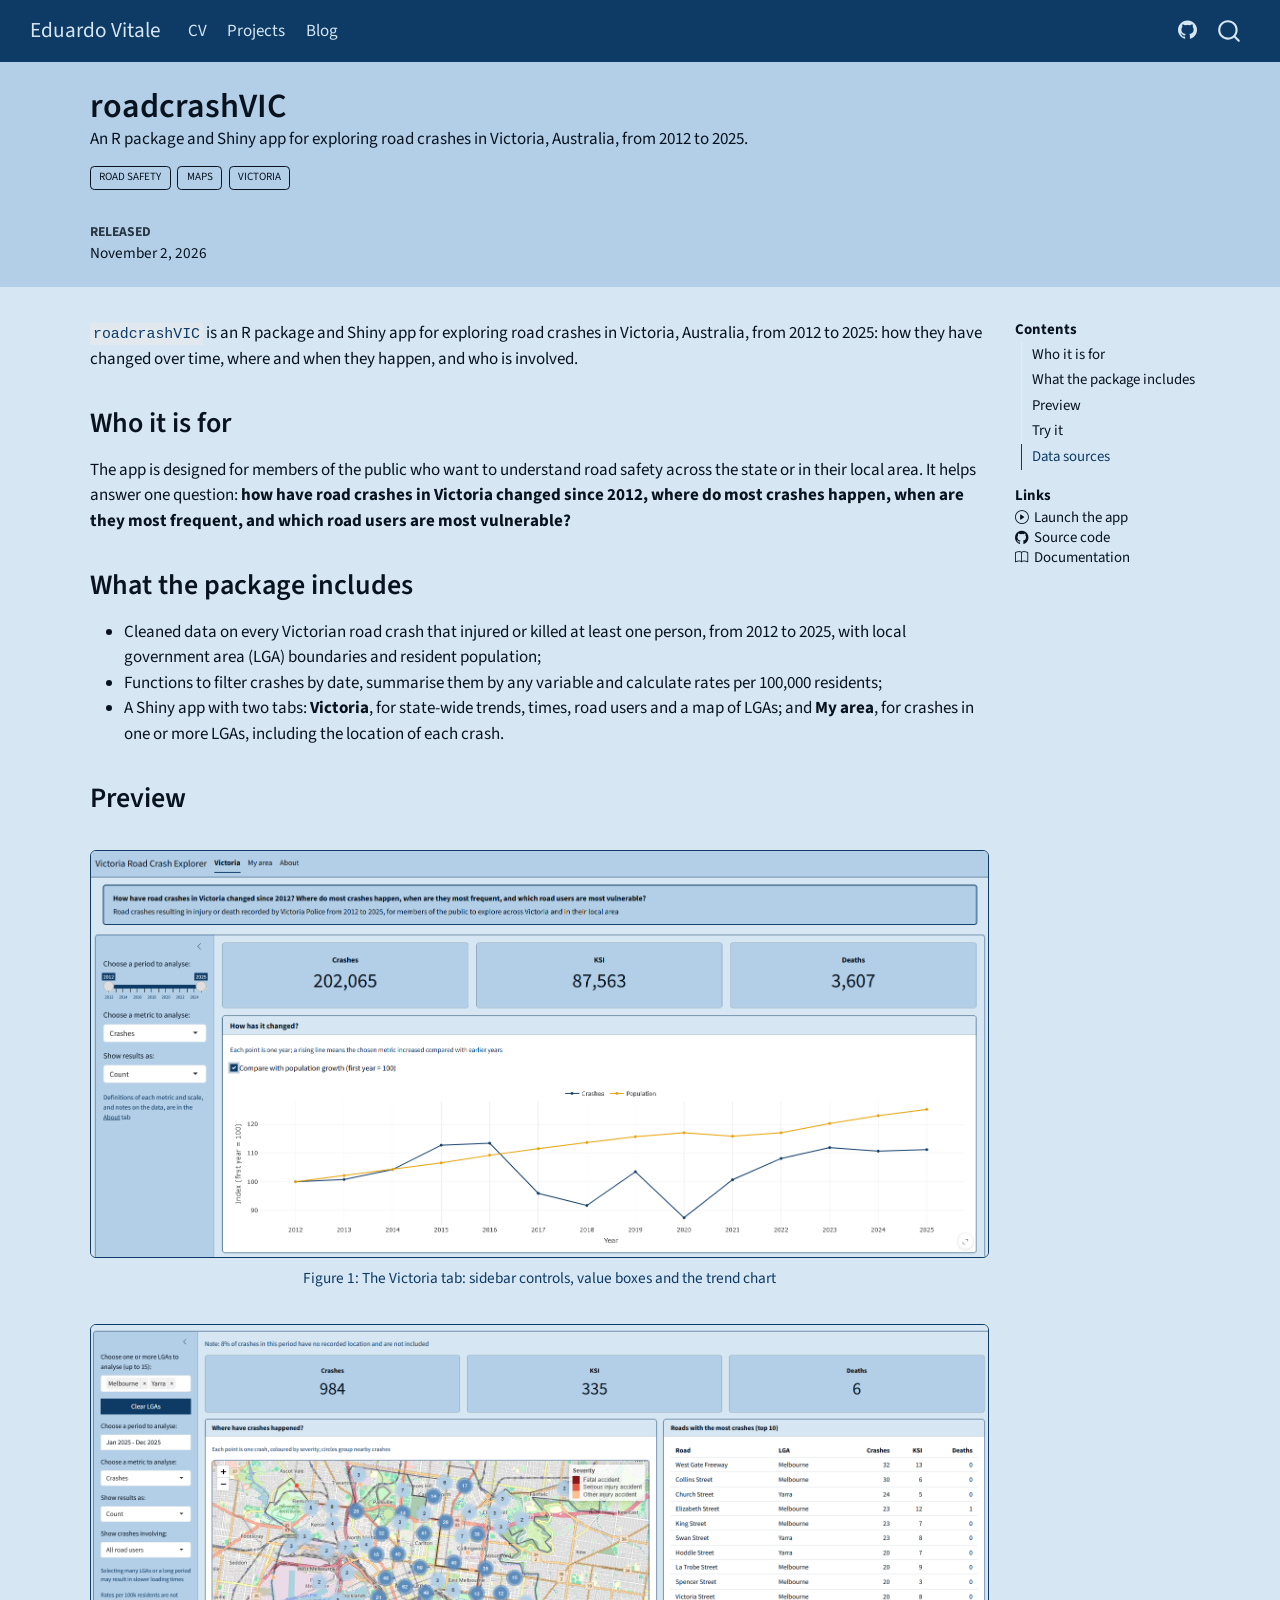
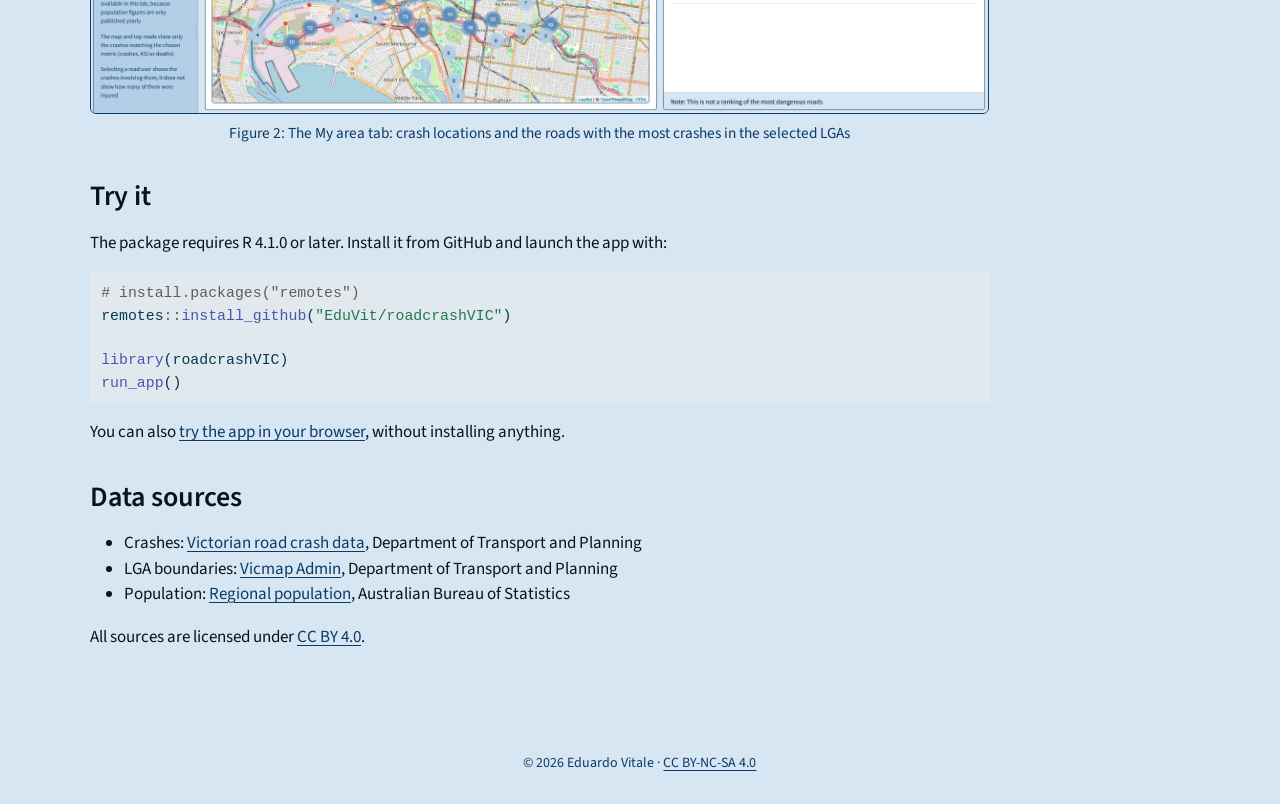
<file: projects/roadcrashVIC/index.html>
<!DOCTYPE html>
<html xmlns="http://www.w3.org/1999/xhtml" lang="en" xml:lang="en"><head>

<meta charset="utf-8">
<meta name="generator" content="quarto-1.11.9">

<meta name="viewport" content="width=device-width, initial-scale=1.0, user-scalable=yes">

<meta name="dcterms.date" content="2026-11-02">
<meta name="description" content="An R package and Shiny app for exploring road crashes in Victoria, Australia, from 2012 to 2025.">

<title>roadcrashVIC – Eduardo Vitale</title>
<style>
/* Default styles provided by pandoc.
** See https://pandoc.org/MANUAL.html#variables-for-html for config info.
*/
span.smallcaps{font-variant: small-caps;}
div.columns{display: flex; gap: 1.5em;}
div.column{flex: auto;}
@media screen {
div.columns{gap: min(4vw, 1.5em);}
div.column{overflow-x: auto;}
}
div.hanging-indent{margin-left: 1.5em; text-indent: -1.5em;}
ul.task-list{list-style: none;}
ul.task-list li input[type="checkbox"] {
  width: 0.8em;
  margin: 0 0.8em 0.2em -1em; /* quarto-specific, see https://github.com/quarto-dev/quarto-cli/issues/4556 */ 
  vertical-align: middle;
}
/* CSS for syntax highlighting */
html { -webkit-text-size-adjust: 100%; }
pre > code.sourceCode { white-space: pre; position: relative; }
pre > code.sourceCode > span { display: inline-block; line-height: 1.25; }
pre > code.sourceCode > span:empty { height: 1.2em; }
.sourceCode { overflow: visible; }
code.sourceCode > span { color: inherit; text-decoration: inherit; }
div.sourceCode { margin: 1em 0; }
pre.sourceCode { margin: 0; }
@media screen {
div.sourceCode { overflow: auto; }
}
@media print {
pre > code.sourceCode { white-space: pre-wrap; }
pre > code.sourceCode > span { text-indent: -5em; padding-left: 5em; }
}
pre.numberSource code
  { counter-reset: source-line 0; }
pre.numberSource code > span
  { position: relative; left: -4em; counter-increment: source-line; }
pre.numberSource code > span > a:first-child::before
  { content: counter(source-line);
    position: relative; left: -1em; text-align: right; vertical-align: baseline;
    border: none; display: inline-block;
    -webkit-touch-callout: none; -webkit-user-select: none;
    -khtml-user-select: none; -moz-user-select: none;
    -ms-user-select: none; user-select: none;
    padding: 0 4px; width: 4em;
  }
pre.numberSource { margin-left: 3em;  padding-left: 4px; }
div.sourceCode
  {   }
@media screen {
pre > code.sourceCode > span > a:first-child::before { text-decoration: underline; }
}
</style>


<script src="../../site_libs/quarto-nav/quarto-nav.js"></script>
<script src="../../site_libs/quarto-nav/headroom.min.js"></script>
<script src="../../site_libs/clipboard/clipboard.min.js"></script>
<script src="../../site_libs/quarto-search/autocomplete.umd.js"></script>
<script src="../../site_libs/quarto-search/fuse.min.js"></script>
<script src="../../site_libs/quarto-search/quarto-search.js"></script>
<meta name="quarto:offset" content="../../">
<script src="../../site_libs/quarto-html/quarto.js" type="module"></script>
<script src="../../site_libs/quarto-html/tabsets/tabsets.js" type="module"></script>
<script src="../../site_libs/quarto-html/scrollable-regions/scrollable-regions.js" type="module"></script>
<script src="../../site_libs/quarto-html/popper.min.js"></script>
<script src="../../site_libs/quarto-html/tippy.umd.min.js"></script>
<script src="../../site_libs/quarto-html/anchor.min.js"></script>
<link href="../../site_libs/quarto-html/tippy.css" rel="stylesheet">
<link href="../../site_libs/quarto-html/quarto-syntax-highlighting-63b5708e65d6cd79cd7618c58d0c21e7.css" rel="stylesheet" id="quarto-text-highlighting-styles">
<script src="../../site_libs/bootstrap/bootstrap.min.js"></script>
<link href="../../site_libs/bootstrap/bootstrap-icons.css" rel="stylesheet">
<link href="../../site_libs/bootstrap/bootstrap-3642c48eae91c3dc41f21db9cca881df.min.css" rel="stylesheet" append-hash="true" id="quarto-bootstrap" data-mode="light">
<script src="../../site_libs/quarto-contrib/glightbox/glightbox.min.js"></script>
<link href="../../site_libs/quarto-contrib/glightbox/glightbox.min.css" rel="stylesheet">
<link href="../../site_libs/quarto-contrib/glightbox/lightbox.css" rel="stylesheet">
<script id="quarto-search-options" type="application/json">{
  "location": "navbar",
  "copy-button": false,
  "collapse-after": 3,
  "panel-placement": "end",
  "type": "overlay",
  "limit": 50,
  "keyboard-shortcut": [
    "f",
    "/",
    "s"
  ],
  "show-item-context": false,
  "language": {
    "search-no-results-text": "No results",
    "search-matching-documents-text": "matching documents",
    "search-copy-link-title": "Copy link to search",
    "search-hide-matches-text": "Hide additional matches",
    "search-more-match-text": "more match in this document",
    "search-more-matches-text": "more matches in this document",
    "search-clear-button-title": "Clear",
    "search-text-placeholder": "",
    "search-detached-cancel-button-title": "Cancel",
    "search-submit-button-title": "Submit",
    "search-label": "Search"
  }
}</script>
<meta name="robots" content="noindex, nofollow, noai, noimageai">


</head>

<body class="nav-fixed quarto-light"><a id="quarto-skip-link" class="visually-hidden-focusable" href="#quarto-document-content">Skip to main content</a>

<div id="quarto-search-results"></div>
  <header id="quarto-header" class="headroom fixed-top quarto-banner">
    <nav class="navbar navbar-expand-lg " data-bs-theme="dark" aria-label="Site">
      <div class="navbar-container container-fluid">
      <div class="navbar-brand-container mx-auto">
    <a class="navbar-brand" href="../../index.html">
    <span class="navbar-title">Eduardo Vitale</span>
    </a>
  </div>
          <button class="navbar-toggler" type="button" data-bs-toggle="collapse" data-bs-target="#navbarCollapse" aria-controls="navbarCollapse" aria-expanded="false" aria-label="Toggle navigation" onclick="if (window.quartoToggleHeadroom) { window.quartoToggleHeadroom(); }">
  <span class="navbar-toggler-icon"></span>
</button>
          <div class="collapse navbar-collapse" id="navbarCollapse">
            <ul class="navbar-nav navbar-nav-scroll me-auto">
  <li class="nav-item">
    <a class="nav-link" href="../../cv/index.html"> 
<span class="menu-text">CV</span></a>
  </li>  
  <li class="nav-item">
    <a class="nav-link" href="../../projects/projects.html"> 
<span class="menu-text">Projects</span></a>
  </li>  
  <li class="nav-item">
    <a class="nav-link" href="../../blog/blog.html"> 
<span class="menu-text">Blog</span></a>
  </li>  
</ul>
            <ul class="navbar-nav navbar-nav-scroll ms-auto">
  <li class="nav-item compact">
    <a class="nav-link" href="https://github.com/EduVit" target="_blank"> <i class="bi bi-github" role="img">
</i> 
<span class="menu-text"></span></a>
  </li>  
</ul>
          </div> <!-- /navcollapse -->
            <div class="quarto-navbar-tools">
</div>
            <div id="quarto-search" class="" title="Search"></div>
      </div> <!-- /container-fluid -->
    </nav>
</header>
<!-- content -->
<header id="title-block-header" class="quarto-title-block default page-columns page-full">
  <div class="quarto-title-banner page-columns page-full">
    <div class="quarto-title column-body">
      <h1 class="title">roadcrashVIC</h1>
                  <div>
        <div class="description">
          An R package and Shiny app for exploring road crashes in Victoria, Australia, from 2012 to 2025.
        </div>
      </div>
                          <div class="quarto-categories">
                <div class="quarto-category">Road safety</div>
                <div class="quarto-category">Maps</div>
                <div class="quarto-category">Victoria</div>
              </div>
                  </div>
  </div>
    
  
  <div class="quarto-title-meta">

      
      <div>
      <div class="quarto-title-meta-heading">Released</div>
      <div class="quarto-title-meta-contents">
        <p class="date">November 2, 2026</p>
      </div>
    </div>
    
      
    </div>
    
  
  </header><div id="quarto-content" class="quarto-container page-columns page-rows-contents page-layout-article page-navbar">
<!-- sidebar -->
<!-- margin-sidebar -->
    <div id="quarto-margin-sidebar" class="sidebar margin-sidebar">
        <nav id="TOC" role="doc-toc" aria-labelledby="toc-title" class="toc-active">
    <h2 id="toc-title">Contents</h2>
   
  <ul>
  <li><a href="#who-it-is-for" id="toc-who-it-is-for" class="nav-link active" data-scroll-target="#who-it-is-for">Who it is for</a></li>
  <li><a href="#what-the-package-includes" id="toc-what-the-package-includes" class="nav-link" data-scroll-target="#what-the-package-includes">What the package includes</a></li>
  <li><a href="#preview" id="toc-preview" class="nav-link" data-scroll-target="#preview">Preview</a></li>
  <li><a href="#try-it" id="toc-try-it" class="nav-link" data-scroll-target="#try-it">Try it</a></li>
  <li><a href="#data-sources" id="toc-data-sources" class="nav-link" data-scroll-target="#data-sources">Data sources</a></li>
  </ul>
<div class="quarto-other-links"><h2>Links</h2><ul><li><a href="app.html"><i class="bi bi-play-circle"></i>Launch the app</a></li><li><a href="https://github.com/EduVit/roadcrashVIC" target="_blank"><i class="bi bi-github"></i>Source code</a></li><li><a href="https://eduvit.github.io/roadcrashVIC" target="_blank"><i class="bi bi-book"></i>Documentation</a></li></ul></div></nav>
    </div>
<!-- main -->
<main class="content quarto-banner-title-block" id="quarto-document-content" tabindex="-1">





<p><code>roadcrashVIC</code> is an R package and Shiny app for exploring road crashes in Victoria, Australia, from 2012 to 2025: how they have changed over time, where and when they happen, and who is involved.</p>
<section id="who-it-is-for" class="level2">
<h2 class="anchored" data-anchor-id="who-it-is-for">Who it is for</h2>
<p>The app is designed for members of the public who want to understand road safety across the state or in their local area. It helps answer one question: <strong>how have road crashes in Victoria changed since 2012, where do most crashes happen, when are they most frequent, and which road users are most vulnerable?</strong></p>
</section>
<section id="what-the-package-includes" class="level2">
<h2 class="anchored" data-anchor-id="what-the-package-includes">What the package includes</h2>
<ul>
<li>Cleaned data on every Victorian road crash that injured or killed at least one person, from 2012 to 2025, with local government area (LGA) boundaries and resident population;</li>
<li>Functions to filter crashes by date, summarise them by any variable and calculate rates per 100,000 residents;</li>
<li>A Shiny app with two tabs: <strong>Victoria</strong>, for state-wide trends, times, road users and a map of LGAs; and <strong>My area</strong>, for crashes in one or more LGAs, including the location of each crash.</li>
</ul>
</section>
<section id="preview" class="level2">
<h2 class="anchored" data-anchor-id="preview">Preview</h2>
<div id="fig-victoria" class="quarto-float quarto-figure quarto-figure-center anchored">
<figure class="quarto-float quarto-float-fig figure">
<div aria-describedby="fig-victoria-caption-0ceaefa1-69ba-4598-a22c-09a6ac19f8ca">
<a href="app-victoria.png" class="lightbox" data-gallery="quarto-lightbox-gallery-1" title="Figure&nbsp;1: The Victoria tab: sidebar controls, value boxes and the trend chart"><img src="app-victoria.png" class="img-fluid figure-img"></a>
</div>
<figcaption class="quarto-float-caption-bottom quarto-float-caption quarto-float-fig" id="fig-victoria-caption-0ceaefa1-69ba-4598-a22c-09a6ac19f8ca">
Figure&nbsp;1: The Victoria tab: sidebar controls, value boxes and the trend chart
</figcaption>
</figure>
</div>
<div id="fig-my-area" class="quarto-float quarto-figure quarto-figure-center anchored">
<figure class="quarto-float quarto-float-fig figure">
<div aria-describedby="fig-my-area-caption-0ceaefa1-69ba-4598-a22c-09a6ac19f8ca">
<a href="app-my-area.png" class="lightbox" data-gallery="quarto-lightbox-gallery-2" title="Figure&nbsp;2: The My area tab: crash locations and the roads with the most crashes in the selected LGAs"><img src="app-my-area.png" class="img-fluid figure-img"></a>
</div>
<figcaption class="quarto-float-caption-bottom quarto-float-caption quarto-float-fig" id="fig-my-area-caption-0ceaefa1-69ba-4598-a22c-09a6ac19f8ca">
Figure&nbsp;2: The My area tab: crash locations and the roads with the most crashes in the selected LGAs
</figcaption>
</figure>
</div>
</section>
<section id="try-it" class="level2">
<h2 class="anchored" data-anchor-id="try-it">Try it</h2>
<p>The package requires R 4.1.0 or later. Install it from GitHub and launch the app with:</p>
<div class="code-copy-outer-scaffold"><div class="sourceCode" id="cb1"><pre class="sourceCode r code-with-copy"><code class="sourceCode r"><span id="cb1-1"><a href="#cb1-1" aria-hidden="true" tabindex="-1"></a><span class="co"># install.packages("remotes")</span></span>
<span id="cb1-2"><a href="#cb1-2" aria-hidden="true" tabindex="-1"></a>remotes<span class="sc">::</span><span class="fu">install_github</span>(<span class="st">"EduVit/roadcrashVIC"</span>)</span>
<span id="cb1-3"><a href="#cb1-3" aria-hidden="true" tabindex="-1"></a></span>
<span id="cb1-4"><a href="#cb1-4" aria-hidden="true" tabindex="-1"></a><span class="fu">library</span>(roadcrashVIC)</span>
<span id="cb1-5"><a href="#cb1-5" aria-hidden="true" tabindex="-1"></a><span class="fu">run_app</span>()</span></code></pre></div><button title="Copy to Clipboard" class="code-copy-button"><i class="bi"></i></button></div>
<p>You can also <a href="../../projects/roadcrashVIC/app.html">try the app in your browser</a>, without installing anything.</p>
</section>
<section id="data-sources" class="level2">
<h2 class="anchored" data-anchor-id="data-sources">Data sources</h2>
<ul>
<li>Crashes: <a href="https://discover.data.vic.gov.au/dataset/victoria-road-crash-data">Victorian road crash data</a>, Department of Transport and Planning</li>
<li>LGA boundaries: <a href="https://discover.data.vic.gov.au/dataset/vicmap-admin-local-government-area-lga-polygon-aligned-to-property">Vicmap Admin</a>, Department of Transport and Planning</li>
<li>Population: <a href="https://www.abs.gov.au/statistics/people/population/regional-population/2024-25">Regional population</a>, Australian Bureau of Statistics</li>
</ul>
<p>All sources are licensed under <a href="https://creativecommons.org/licenses/by/4.0/">CC BY 4.0</a>.</p>


</section>

</main> <!-- /main -->
<script id="quarto-html-after-body" type="application/javascript">
  window.document.addEventListener("DOMContentLoaded", function (event) {
    const icon = "";
    const anchorJS = new window.AnchorJS();
    anchorJS.options = {
      placement: 'right',
      icon: icon
    };
    anchorJS.add('.anchored');
    const isCodeAnnotation = (el) => {
      for (const clz of el.classList) {
        if (clz.startsWith('code-annotation-')) {                     
          return true;
        }
      }
      return false;
    }
    const onCopySuccess = function(e) {
      // button target
      const button = e.trigger;
      // don't keep focus
      button.blur();
      // flash "checked"
      button.classList.add('code-copy-button-checked');
      var currentTitle = button.getAttribute("title");
      button.setAttribute("title", "Copied!");
      let tooltip;
      if (window.bootstrap) {
        button.setAttribute("data-bs-toggle", "tooltip");
        button.setAttribute("data-bs-placement", "left");
        button.setAttribute("data-bs-title", "Copied!");
        tooltip = new bootstrap.Tooltip(button, 
          { trigger: "manual", 
            customClass: "code-copy-button-tooltip",
            offset: [0, -8]});
        tooltip.show();    
      }
      setTimeout(function() {
        if (tooltip) {
          tooltip.hide();
          button.removeAttribute("data-bs-title");
          button.removeAttribute("data-bs-toggle");
          button.removeAttribute("data-bs-placement");
        }
        button.setAttribute("title", currentTitle);
        button.classList.remove('code-copy-button-checked');
      }, 1000);
      // clear code selection
      e.clearSelection();
    }
    const getTextToCopy = function(trigger) {
      const outerScaffold = trigger.parentElement.cloneNode(true);
      const codeEl = outerScaffold.querySelector('code');
      for (const childEl of codeEl.children) {
        if (isCodeAnnotation(childEl)) {
          childEl.remove();
        }
      }
      return codeEl.innerText;
    }
    const clipboard = new window.ClipboardJS('.code-copy-button:not([data-in-quarto-modal])', {
      text: getTextToCopy
    });
    clipboard.on('success', onCopySuccess);
    if (window.document.getElementById('quarto-embedded-source-code-modal')) {
      const clipboardModal = new window.ClipboardJS('.code-copy-button[data-in-quarto-modal]', {
        text: getTextToCopy,
        container: window.document.getElementById('quarto-embedded-source-code-modal')
      });
      clipboardModal.on('success', onCopySuccess);
    }
      var localhostRegex = new RegExp(/^(?:http|https):\/\/localhost\:?[0-9]*\//);
      var mailtoRegex = new RegExp(/^mailto:/);
        var filterRegex = new RegExp("https:\/\/eduvit\.github\.io");
      const newWindowLabel = "(opens in a new tab)";
      const newWindowNoteId = "quarto-ext-newwindow-label";
      // Links reference one hidden label through aria-describedby, so the
      // announcement never changes their accessible name.
      var describeNewWindow = (link) => {
        if (!window.document.getElementById(newWindowNoteId)) {
          var newWindowNote = window.document.createElement("span");
          newWindowNote.id = newWindowNoteId;
          newWindowNote.hidden = true;
          newWindowNote.textContent = newWindowLabel;
          window.document.body.appendChild(newWindowNote);
        }
        var describedBy = (link.getAttribute("aria-describedby") || "").split(/\s+/).filter(Boolean);
        if (!describedBy.includes(newWindowNoteId)) {
          describedBy.push(newWindowNoteId);
          link.setAttribute("aria-describedby", describedBy.join(" "));
        }
      }
      var isInternal = (href) => {
          return filterRegex.test(href) || localhostRegex.test(href) || mailtoRegex.test(href);
      }
      // Inspect non-navigation links and adorn them if external
      window.quartoDecorateExternalLinks = function (root) {
     var links = (root || window.document).querySelectorAll('a[href]:not(.nav-link):not(.navbar-brand):not(.toc-action):not(.sidebar-link):not(.sidebar-item-toggle):not(.pagination-link):not(.no-external):not([aria-hidden]):not(.dropdown-item):not(.quarto-navigation-tool):not(.about-link)');
      for (var i=0; i<links.length; i++) {
        const link = links[i];
        if (!isInternal(link.href)) {
          // undo the damage that might have been done by quarto-nav.js in the case of
          // links that we want to consider external
          if (link.dataset.originalHref !== undefined) {
            link.href = link.dataset.originalHref;
          }
            // target, if specified
            link.setAttribute("target", "_blank");
            if (link.getAttribute("rel") === null) {
              link.setAttribute("rel", "noopener");
            }
            describeNewWindow(link);
          if (!link.classList.contains('no-external-icon')) {
          }
        }
      }
      };
      window.quartoDecorateExternalLinks(window.document);
    // Esc closes the popup (WCAG 1.4.13) and focus leaving both trigger and
    // popup closes it (WCAG 2.4.11); tippy handles neither for interactive popups.
    const hideOnEscAndFocusOut = {
      name: 'hideOnEscAndFocusOut',
      defaultValue: true,
      fn(instance) {
        const dismiss = () => {
          // A show scheduled by the trigger delay would otherwise reopen it
          instance.clearDelayTimeouts();
          instance.hide();
        };
        const onKeyDown = (event) => {
          if (event.key !== 'Escape') {
            return;
          }
          // Keep Esc from also reaching page handlers (e.g. reveal.js overview),
          // except an open reveal.js slide menu, which Esc should close too.
          // The menu handles keys only when its keyboard option is on.
          const menuHandlesEsc = window.Reveal?.getPlugin?.('menu')?.isOpen() &&
            window.Reveal.getConfig().menu?.keyboard !== false;
          if (!menuHandlesEsc) {
            event.stopPropagation();
          }
          if (instance.popper.contains(window.document.activeElement)) {
            // Disabled while refocusing so the focus trigger does not reopen it
            instance.disable();
            instance.reference.focus();
            instance.enable();
          }
          dismiss();
        };
        const onFocusOut = (event) => {
          const target = event.relatedTarget;
          if (target && !instance.reference.contains(target) &&
              !instance.popper.contains(target)) {
            dismiss();
          }
        };
        // On the trigger too: a click trigger (code-annotations: select) has no
        // blur handling. Attached for the instance's lifetime so leaving the
        // trigger also cancels a show still pending on the trigger delay.
        instance.reference.addEventListener('focusout', onFocusOut);
        return {
          onShow() {
            window.document.addEventListener('keydown', onKeyDown, true);
            instance.popper.addEventListener('focusout', onFocusOut);
          },
          onHide() {
            window.document.removeEventListener('keydown', onKeyDown, true);
            instance.popper.removeEventListener('focusout', onFocusOut);
          },
          onDestroy() {
            instance.reference.removeEventListener('focusout', onFocusOut);
          },
        };
      },
    };
    function tippyHover(el, contentFn, onTriggerFn, onUntriggerFn) {
      const config = {
        allowHTML: true,
        maxWidth: 500,
        delay: 100,
        arrow: false,
        appendTo: function(el) {
            return el.parentElement;
        },
        interactive: true,
        interactiveBorder: 10,
        theme: 'quarto',
        placement: 'bottom-start',
        plugins: [hideOnEscAndFocusOut],
      };
      if (contentFn) {
        config.content = contentFn;
      }
      if (onTriggerFn) {
        config.onTrigger = onTriggerFn;
      }
      if (onUntriggerFn) {
        config.onUntrigger = onUntriggerFn;
      }
      window.tippy(el, config); 
    }
    const noterefs = window.document.querySelectorAll('a[role="doc-noteref"]');
    for (var i=0; i<noterefs.length; i++) {
      const ref = noterefs[i];
      tippyHover(ref, function() {
        // use id or data attribute instead here
        let href = ref.getAttribute('data-footnote-href') || ref.getAttribute('href');
        try { href = new URL(href).hash; } catch {}
        const id = href.replace(/^#\/?/, "");
        const note = window.document.getElementById(id);
        if (note) {
          return note.innerHTML;
        } else {
          return "";
        }
      });
    }
    const xrefs = window.document.querySelectorAll('a.quarto-xref');
    const processXRef = (id, note) => {
      // Strip column container classes
      const stripColumnClz = (el) => {
        el.classList.remove("page-full", "page-columns");
        if (el.children) {
          for (const child of el.children) {
            stripColumnClz(child);
          }
        }
      }
      stripColumnClz(note)
      if (id === null || id.startsWith('sec-')) {
        // Special case sections, only their first couple elements
        const container = document.createElement("div");
        if (note.children && note.children.length > 2) {
          container.appendChild(note.children[0].cloneNode(true));
          for (let i = 1; i < note.children.length; i++) {
            const child = note.children[i];
            if (child.tagName === "P" && child.innerText === "") {
              continue;
            } else {
              container.appendChild(child.cloneNode(true));
              break;
            }
          }
          if (window.Quarto?.typesetMath) {
            window.Quarto.typesetMath(container);
          }
          return container.innerHTML
        } else {
          if (window.Quarto?.typesetMath) {
            window.Quarto.typesetMath(note);
          }
          return note.innerHTML;
        }
      } else {
        // Remove any anchor links if they are present
        const anchorLink = note.querySelector('a.anchorjs-link');
        if (anchorLink) {
          anchorLink.remove();
        }
        if (window.Quarto?.typesetMath) {
          window.Quarto.typesetMath(note);
        }
        if (note.classList.contains("callout")) {
          return note.outerHTML;
        } else {
          return note.innerHTML;
        }
      }
    }
    for (var i=0; i<xrefs.length; i++) {
      const xref = xrefs[i];
      tippyHover(xref, undefined, function(instance) {
        instance.disable();
        let url = xref.getAttribute('href');
        let hash = undefined; 
        if (url.startsWith('#')) {
          hash = url;
        } else {
          try { hash = new URL(url).hash; } catch {}
        }
        if (hash) {
          const id = hash.replace(/^#\/?/, "");
          const note = window.document.getElementById(id);
          if (note !== null) {
            try {
              const html = processXRef(id, note.cloneNode(true));
              instance.setContent(html);
            } finally {
              instance.enable();
              instance.show();
            }
          } else {
            // See if we can fetch this
            fetch(url.split('#')[0])
            .then(res => res.text())
            .then(html => {
              const parser = new DOMParser();
              const htmlDoc = parser.parseFromString(html, "text/html");
              const note = htmlDoc.getElementById(id);
              if (note !== null) {
                const html = processXRef(id, note);
                instance.setContent(html);
              } 
            }).finally(() => {
              instance.enable();
              instance.show();
            });
          }
        } else {
          // See if we can fetch a full url (with no hash to target)
          // This is a special case and we should probably do some content thinning / targeting
          fetch(url)
          .then(res => res.text())
          .then(html => {
            const parser = new DOMParser();
            const htmlDoc = parser.parseFromString(html, "text/html");
            const note = htmlDoc.querySelector('main.content');
            if (note !== null) {
              // This should only happen for chapter cross references
              // (since there is no id in the URL)
              // remove the first header
              if (note.children.length > 0 && note.children[0].tagName === "HEADER") {
                note.children[0].remove();
              }
              const html = processXRef(null, note);
              instance.setContent(html);
            } 
          }).finally(() => {
            instance.enable();
            instance.show();
          });
        }
      }, function(instance) {
      });
    }
        let selectedAnnoteEl;
        const selectorForAnnotation = ( cell, annotation) => {
          let cellAttr = 'data-code-cell="' + cell + '"';
          let lineAttr = 'data-code-annotation="' +  annotation + '"';
          const selector = 'span[' + cellAttr + '][' + lineAttr + ']';
          return selector;
        }
        const selectCodeLines = (annoteEl) => {
          const doc = window.document;
          const targetCell = annoteEl.getAttribute("data-target-cell");
          const targetAnnotation = annoteEl.getAttribute("data-target-annotation");
          const annoteSpan = window.document.querySelector(selectorForAnnotation(targetCell, targetAnnotation));
          const lines = annoteSpan.getAttribute("data-code-lines").split(",");
          const lineIds = lines.map((line) => {
            return targetCell + "-" + line;
          })
          // Each band is positioned against its own containing block, which is
          // not the offsetParent of the lines, so place it from client rects.
          const placeBand = (band, firstEl, lastEl, codeBlock) => {
            const container = band.offsetParent;
            if (container === null) {
              return;
            }
            const containerRect = container.getBoundingClientRect();
            // Reveal.js scales slides with a transform, so convert client
            // pixels back to the CSS pixels of the container.
            const scale = containerRect.height / container.offsetHeight || 1;
            const firstRect = firstEl.getBoundingClientRect();
            const lastRect = lastEl.getBoundingClientRect();
            const top = (firstRect.top - containerRect.top) / scale - container.clientTop + container.scrollTop;
            const height = (lastRect.bottom - firstRect.top) / scale;
            band.style.top = top - 2 + "px";
            band.style.height = height + 4 + "px";
            if (codeBlock) {
              // Without the copy button wrapper, the containing block is wider
              // than the code block, so span the code block explicitly.
              const blockRect = codeBlock.getBoundingClientRect();
              band.style.left = (blockRect.left - containerRect.left) / scale - container.clientLeft + container.scrollLeft + "px";
              band.style.width = blockRect.width / scale + "px";
            }
          };
          if (lineIds.length > 0) {
            const el = window.document.getElementById(lineIds[0]);
            const lastEl = window.document.getElementById(lineIds[lineIds.length - 1]);
            const parent = el.parentElement.parentElement;
            // cook up a div (if necessary) and position it
            let div = window.document.getElementById("code-annotation-line-highlight");
            if (div === null) {
              div = window.document.createElement("div");
              div.setAttribute("id", "code-annotation-line-highlight");
              div.style.position = 'absolute';
              parent.appendChild(div);
            }
            placeBand(div, el, lastEl, parent.closest("div.sourceCode") || parent);
            let gutterDiv = window.document.getElementById("code-annotation-line-highlight-gutter");
            if (gutterDiv === null) {
              gutterDiv = window.document.createElement("div");
              gutterDiv.setAttribute("id", "code-annotation-line-highlight-gutter");
              gutterDiv.style.position = 'absolute';
              const codeCell = window.document.getElementById(targetCell);
              const gutter = codeCell.querySelector('.code-annotation-gutter');
              gutter.appendChild(gutterDiv);
            }
            placeBand(gutterDiv, el, lastEl);
            selectedAnnoteEl = annoteEl;
          }
        };
        const unselectCodeLines = () => {
          const elementsIds = ["code-annotation-line-highlight", "code-annotation-line-highlight-gutter"];
          elementsIds.forEach((elId) => {
            const div = window.document.getElementById(elId);
            if (div) {
              div.remove();
            }
          });
          selectedAnnoteEl = undefined;
        };
          // Handle positioning of the toggle
      window.addEventListener(
        "resize",
        throttle(() => {
          elRect = undefined;
          if (selectedAnnoteEl) {
            selectCodeLines(selectedAnnoteEl);
          }
        }, 10)
      );
      function throttle(fn, ms) {
      let throttle = false;
      let timer;
        return (...args) => {
          if(!throttle) { // first call gets through
              fn.apply(this, args);
              throttle = true;
          } else { // all the others get throttled
              if(timer) clearTimeout(timer); // cancel #2
              timer = setTimeout(() => {
                fn.apply(this, args);
                timer = throttle = false;
              }, ms);
          }
        };
      }
        // Attach click handler to the DT
        const annoteDls = window.document.querySelectorAll('dt[data-target-cell]');
        for (const annoteDlNode of annoteDls) {
          annoteDlNode.addEventListener('click', (event) => {
            const clickedEl = event.target;
            if (clickedEl !== selectedAnnoteEl) {
              unselectCodeLines();
              const activeEl = window.document.querySelector('dt[data-target-cell].code-annotation-active');
              if (activeEl) {
                activeEl.classList.remove('code-annotation-active');
              }
              selectCodeLines(clickedEl);
              clickedEl.classList.add('code-annotation-active');
            } else {
              // Unselect the line
              unselectCodeLines();
              clickedEl.classList.remove('code-annotation-active');
            }
          });
        }
    const findCites = (el) => {
      const parentEl = el.parentElement;
      if (parentEl) {
        const cites = parentEl.dataset.cites;
        if (cites) {
          return {
            el,
            cites: cites.split(' ')
          };
        } else {
          return findCites(el.parentElement)
        }
      } else {
        return undefined;
      }
    };
    var bibliorefs = window.document.querySelectorAll('a[role="doc-biblioref"]');
    for (var i=0; i<bibliorefs.length; i++) {
      const ref = bibliorefs[i];
      const citeInfo = findCites(ref);
      if (citeInfo) {
        tippyHover(citeInfo.el, function() {
          var popup = window.document.createElement('div');
          citeInfo.cites.forEach(function(cite) {
            var citeDiv = window.document.createElement('div');
            citeDiv.classList.add('hanging-indent');
            citeDiv.classList.add('csl-entry');
            var biblioDiv = window.document.getElementById('ref-' + cite);
            if (biblioDiv) {
              citeDiv.innerHTML = biblioDiv.innerHTML;
            }
            popup.appendChild(citeDiv);
          });
          return popup.innerHTML;
        });
      }
    }
  });
  </script>
  <script type="application/javascript">
  window.quartoScrollableRegionsLabels = {"code":"Scrollable code","output":"Scrollable output"};
  </script>
</div> <!-- /content -->
<footer class="footer">
  <div class="nav-footer">
    <div class="nav-footer-left">
      &nbsp;
    </div>   
    <div class="nav-footer-center">
<p>© 2026 Eduardo Vitale · <a href="https://creativecommons.org/licenses/by-nc-sa/4.0/">CC BY-NC-SA 4.0</a></p>
</div>
    <div class="nav-footer-right">
      &nbsp;
    </div>
  </div>
</footer>
<script>var lightboxQuarto = GLightbox({"closeEffect":"zoom","descPosition":"bottom","loop":false,"openEffect":"zoom","selector":".lightbox"});
(function() {
  let previousOnload = window.onload;
  window.onload = () => {
    if (previousOnload) {
      previousOnload();
    }
    lightboxQuarto.on('slide_before_load', (data) => {
      const { slideIndex, slideNode, slideConfig, player, trigger } = data;
      const href = trigger.getAttribute('href');
      if (href !== null) {
        const imgEl = window.document.querySelector(`a[href="${href}"] img`);
        if (imgEl !== null) {
          const srcAttr = imgEl.getAttribute("src");
          if (srcAttr && srcAttr.startsWith("data:")) {
            slideConfig.href = srcAttr;
          }
        }
      } 
    });
  
    lightboxQuarto.on('slide_after_load', (data) => {
      const { slideIndex, slideNode, slideConfig, player, trigger } = data;
      if (window.Quarto?.typesetMath) {
        window.Quarto.typesetMath(slideNode);
      }
    });
  
  };
  
})();
          </script>




</body></html>
</file>
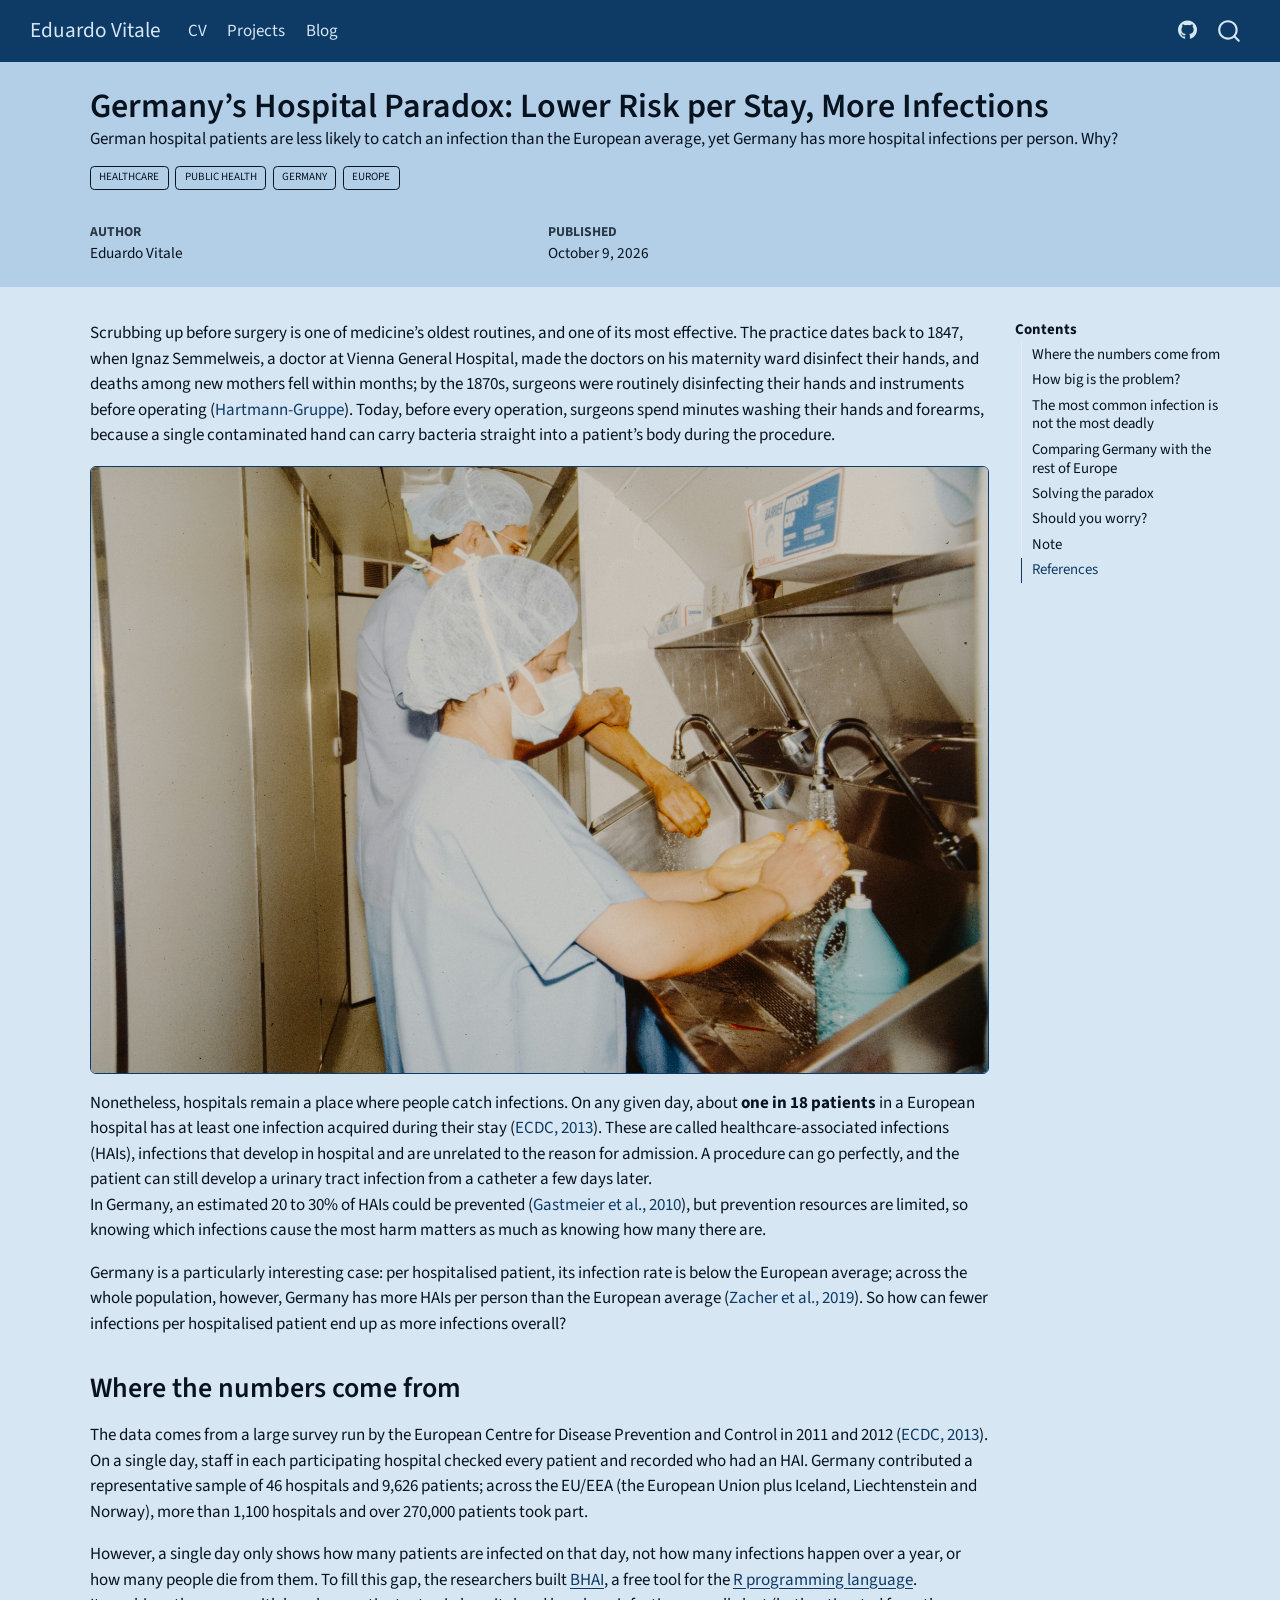
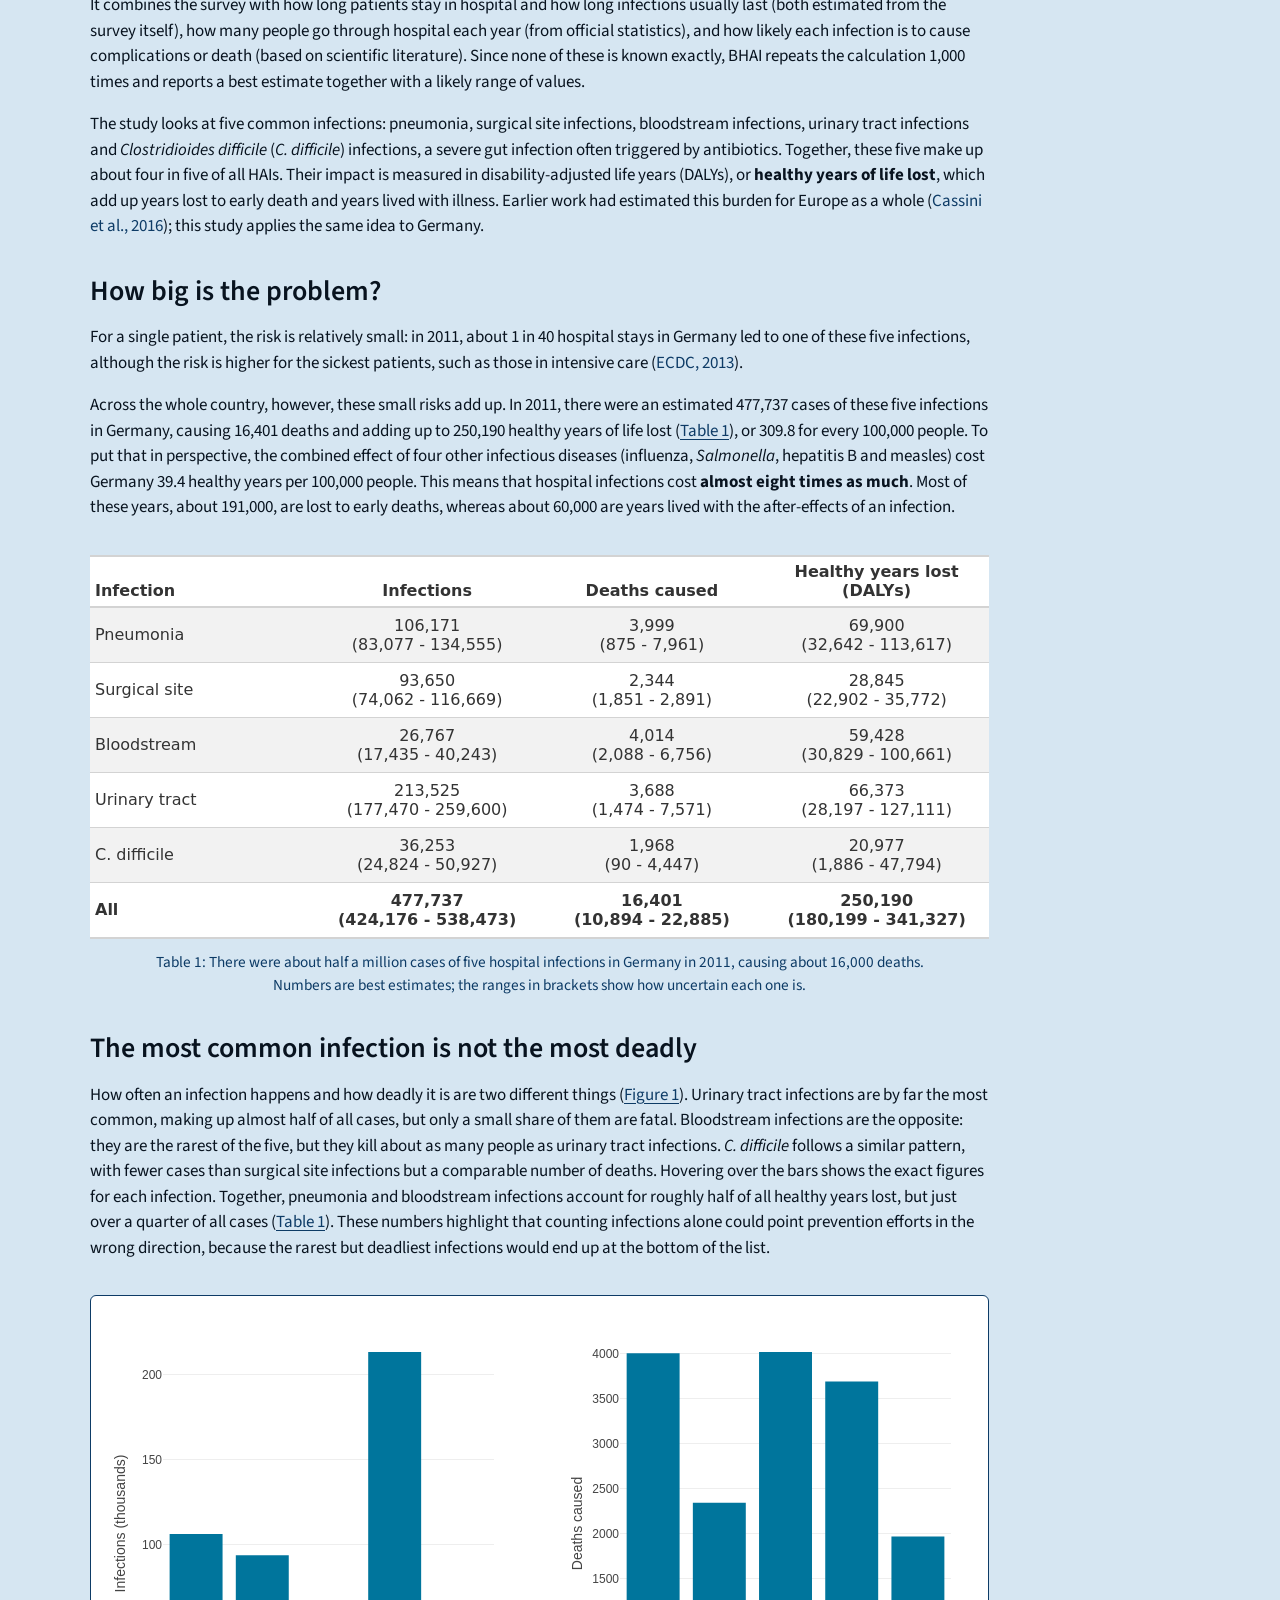
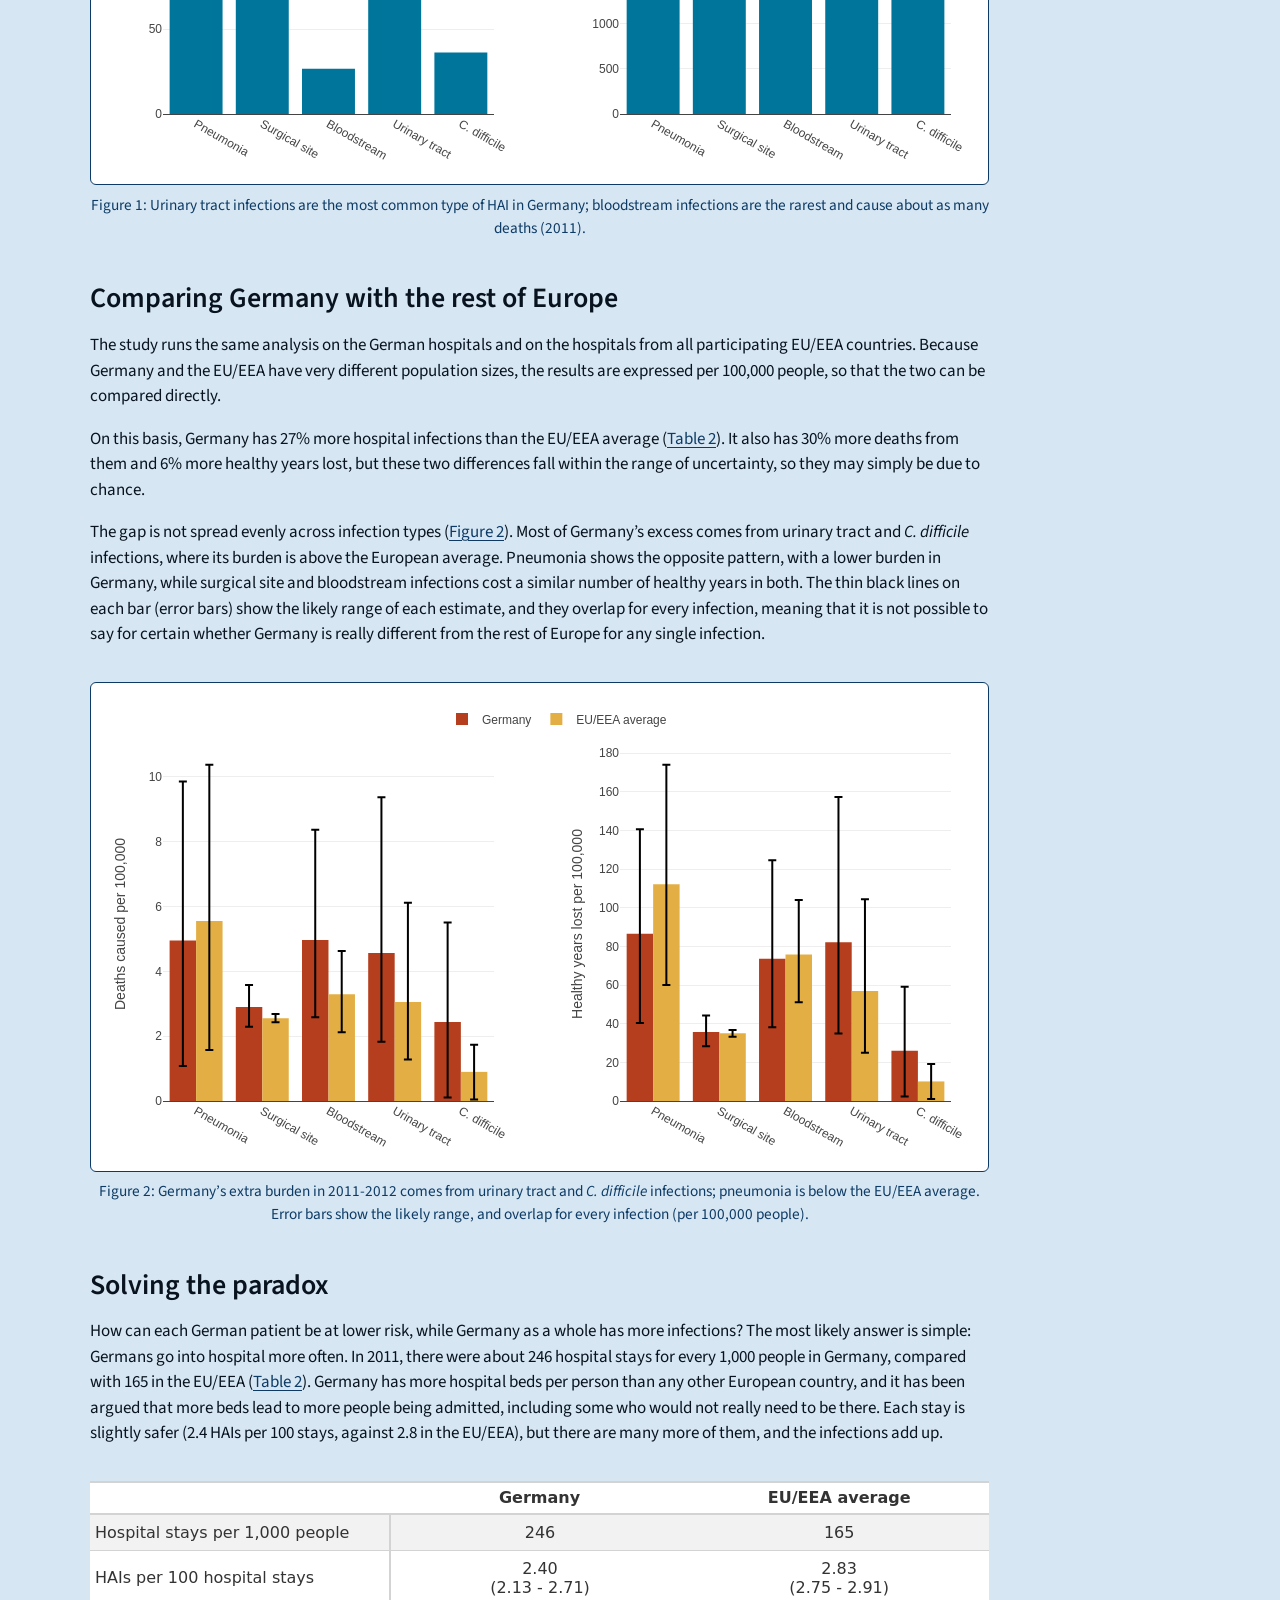
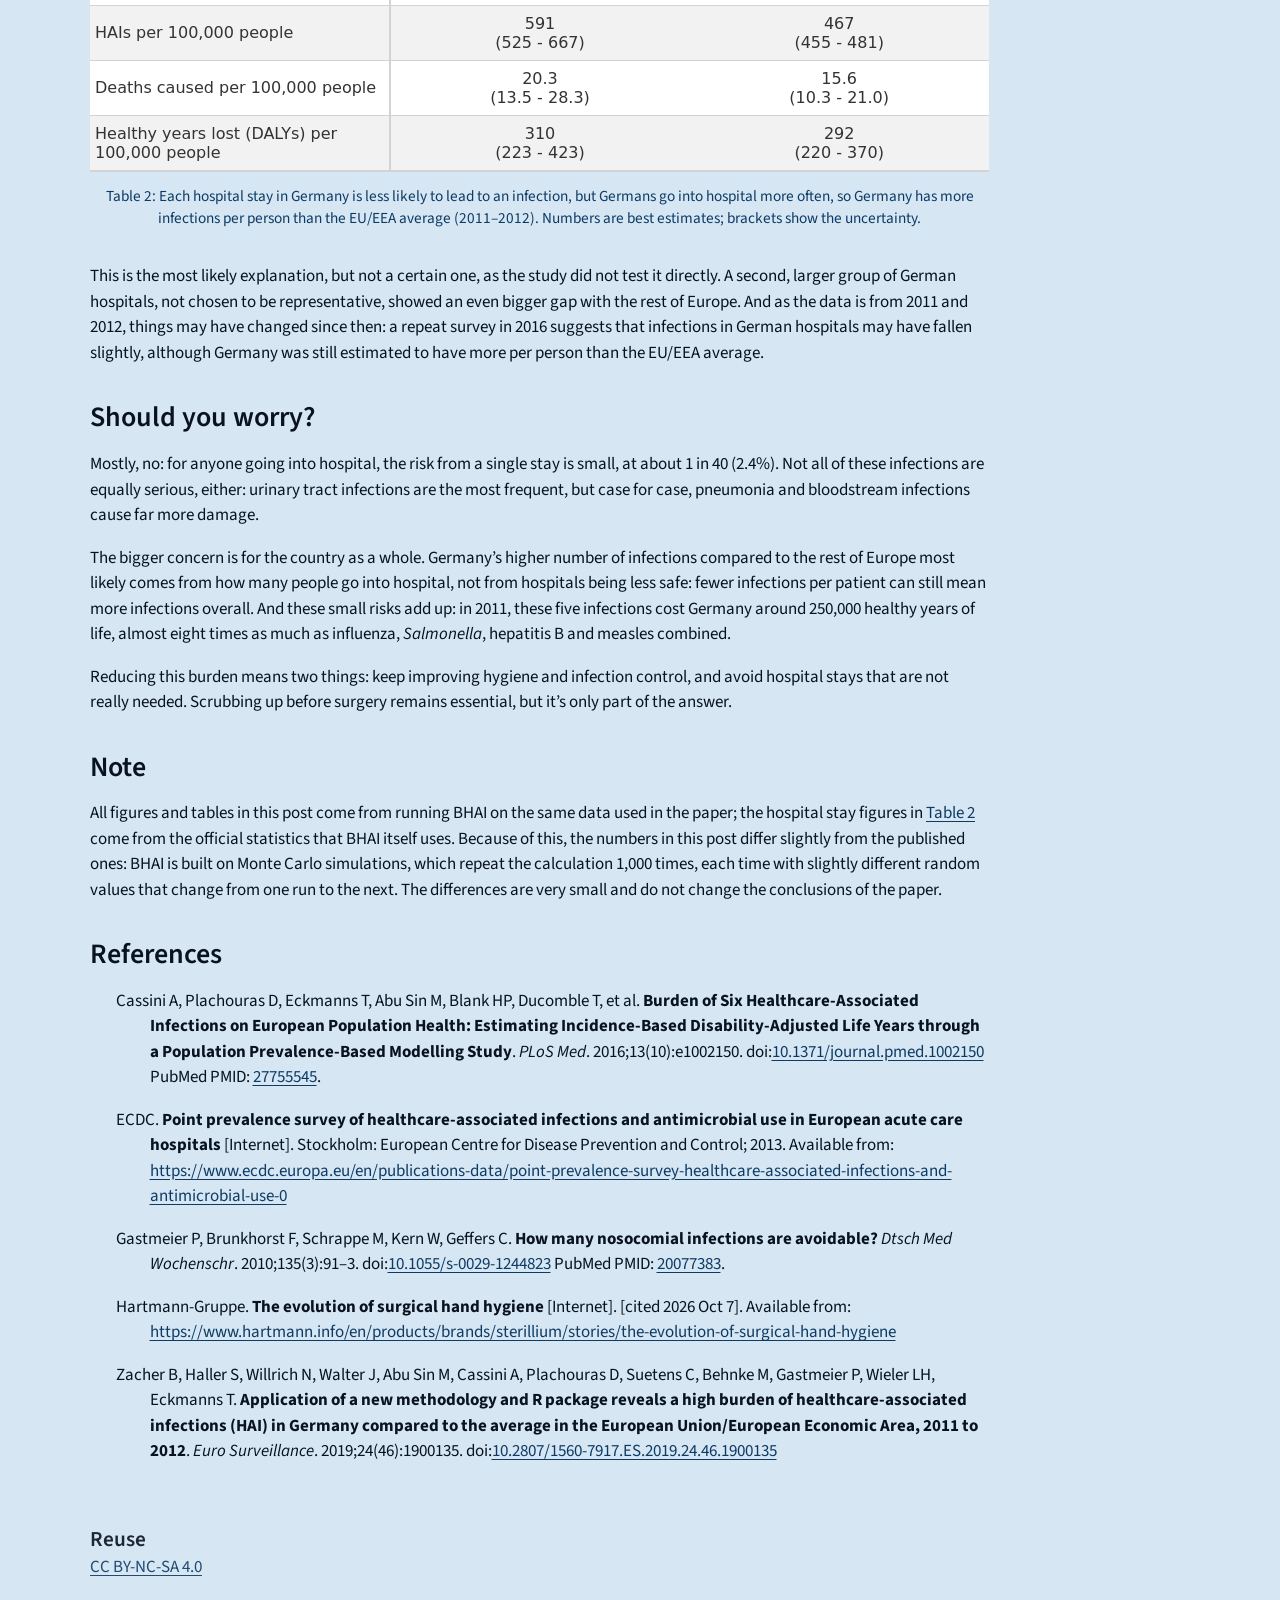
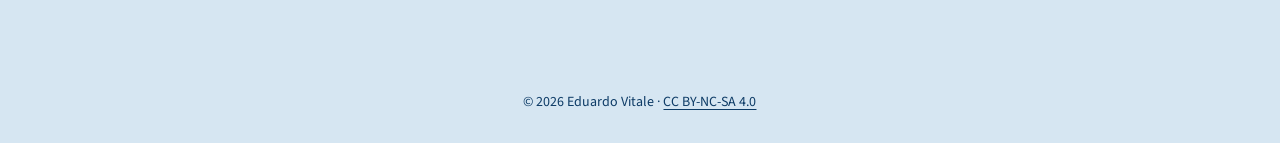
<file: blog/posts/BHAI_estimation/index.html>
<!DOCTYPE html>
<html xmlns="http://www.w3.org/1999/xhtml" lang="en" xml:lang="en"><head>

<meta charset="utf-8">
<meta name="generator" content="quarto-1.11.9">

<meta name="viewport" content="width=device-width, initial-scale=1.0, user-scalable=yes">

<meta name="author" content="Eduardo Vitale">
<meta name="dcterms.date" content="2026-10-09">
<meta name="description" content="German hospital patients are less likely to catch an infection than the European average, yet Germany has more hospital infections per person. Why?">

<title>Germany’s Hospital Paradox: Lower Risk per Stay, More Infections – Eduardo Vitale</title>
<style>
/* Default styles provided by pandoc.
** See https://pandoc.org/MANUAL.html#variables-for-html for config info.
*/
span.smallcaps{font-variant: small-caps;}
div.columns{display: flex; gap: 1.5em;}
div.column{flex: auto;}
@media screen {
div.columns{gap: min(4vw, 1.5em);}
div.column{overflow-x: auto;}
}
div.hanging-indent{margin-left: 1.5em; text-indent: -1.5em;}
ul.task-list{list-style: none;}
ul.task-list li input[type="checkbox"] {
  width: 0.8em;
  margin: 0 0.8em 0.2em -1em; /* quarto-specific, see https://github.com/quarto-dev/quarto-cli/issues/4556 */ 
  vertical-align: middle;
}
/* CSS for citations */
div.csl-bib-body { }
div.csl-entry {
  clear: both;
}
.hanging-indent div.csl-entry {
  margin-left:2em;
  text-indent:-2em;
}
div.csl-left-margin {
  min-width:2em;
  float:left;
}
div.csl-right-inline {
  margin-left:2em;
  padding-left:1em;
}
div.csl-indent {
  margin-left: 2em;
}</style>


<script src="../../../site_libs/quarto-nav/quarto-nav.js"></script>
<script src="../../../site_libs/quarto-nav/headroom.min.js"></script>
<script src="../../../site_libs/clipboard/clipboard.min.js"></script>
<script src="../../../site_libs/quarto-search/autocomplete.umd.js"></script>
<script src="../../../site_libs/quarto-search/fuse.min.js"></script>
<script src="../../../site_libs/quarto-search/quarto-search.js"></script>
<meta name="quarto:offset" content="../../../">
<script src="../../../site_libs/quarto-html/quarto.js" type="module"></script>
<script src="../../../site_libs/quarto-html/tabsets/tabsets.js" type="module"></script>
<script src="../../../site_libs/quarto-html/scrollable-regions/scrollable-regions.js" type="module"></script>
<script src="../../../site_libs/quarto-html/popper.min.js"></script>
<script src="../../../site_libs/quarto-html/tippy.umd.min.js"></script>
<script src="../../../site_libs/quarto-html/anchor.min.js"></script>
<link href="../../../site_libs/quarto-html/tippy.css" rel="stylesheet">
<link href="../../../site_libs/quarto-html/quarto-syntax-highlighting-63b5708e65d6cd79cd7618c58d0c21e7.css" rel="stylesheet" id="quarto-text-highlighting-styles">
<script src="../../../site_libs/bootstrap/bootstrap.min.js"></script>
<link href="../../../site_libs/bootstrap/bootstrap-icons.css" rel="stylesheet">
<link href="../../../site_libs/bootstrap/bootstrap-3642c48eae91c3dc41f21db9cca881df.min.css" rel="stylesheet" append-hash="true" id="quarto-bootstrap" data-mode="light">
<script src="../../../site_libs/quarto-contrib/glightbox/glightbox.min.js"></script>
<link href="../../../site_libs/quarto-contrib/glightbox/glightbox.min.css" rel="stylesheet">
<link href="../../../site_libs/quarto-contrib/glightbox/lightbox.css" rel="stylesheet">
<script id="quarto-search-options" type="application/json">{
  "location": "navbar",
  "copy-button": false,
  "collapse-after": 3,
  "panel-placement": "end",
  "type": "overlay",
  "limit": 50,
  "keyboard-shortcut": [
    "f",
    "/",
    "s"
  ],
  "show-item-context": false,
  "language": {
    "search-no-results-text": "No results",
    "search-matching-documents-text": "matching documents",
    "search-copy-link-title": "Copy link to search",
    "search-hide-matches-text": "Hide additional matches",
    "search-more-match-text": "more match in this document",
    "search-more-matches-text": "more matches in this document",
    "search-clear-button-title": "Clear",
    "search-text-placeholder": "",
    "search-detached-cancel-button-title": "Cancel",
    "search-submit-button-title": "Submit",
    "search-label": "Search"
  }
}</script>
<link href="../../../site_libs/htmltools-fill-0.5.9/fill.css" rel="stylesheet">
<script src="../../../site_libs/htmlwidgets-1.6.4/htmlwidgets.js"></script>
<script src="../../../site_libs/plotly-binding-4.12.1/plotly.js"></script>
<script src="../../../site_libs/typedarray-0.1/typedarray.min.js"></script>
<script src="../../../site_libs/jquery-3.5.1/jquery.min.js"></script>
<link href="../../../site_libs/crosstalk-1.2.2/css/crosstalk.min.css" rel="stylesheet">
<script src="../../../site_libs/crosstalk-1.2.2/js/crosstalk.min.js"></script>
<link href="../../../site_libs/plotly-htmlwidgets-css-2.25.2/plotly-htmlwidgets.css" rel="stylesheet">
<script src="../../../site_libs/plotly-main-2.25.2/plotly-latest.min.js"></script>
<meta name="robots" content="noindex, nofollow, noai, noimageai">


</head>

<body class="nav-fixed quarto-light"><a id="quarto-skip-link" class="visually-hidden-focusable" href="#quarto-document-content">Skip to main content</a>

<div id="quarto-search-results"></div>
  <header id="quarto-header" class="headroom fixed-top quarto-banner">
    <nav class="navbar navbar-expand-lg " data-bs-theme="dark" aria-label="Site">
      <div class="navbar-container container-fluid">
      <div class="navbar-brand-container mx-auto">
    <a class="navbar-brand" href="../../../index.html">
    <span class="navbar-title">Eduardo Vitale</span>
    </a>
  </div>
          <button class="navbar-toggler" type="button" data-bs-toggle="collapse" data-bs-target="#navbarCollapse" aria-controls="navbarCollapse" aria-expanded="false" aria-label="Toggle navigation" onclick="if (window.quartoToggleHeadroom) { window.quartoToggleHeadroom(); }">
  <span class="navbar-toggler-icon"></span>
</button>
          <div class="collapse navbar-collapse" id="navbarCollapse">
            <ul class="navbar-nav navbar-nav-scroll me-auto">
  <li class="nav-item">
    <a class="nav-link" href="../../../cv/index.html"> 
<span class="menu-text">CV</span></a>
  </li>  
  <li class="nav-item">
    <a class="nav-link" href="../../../projects/projects.html"> 
<span class="menu-text">Projects</span></a>
  </li>  
  <li class="nav-item">
    <a class="nav-link" href="../../../blog/blog.html"> 
<span class="menu-text">Blog</span></a>
  </li>  
</ul>
            <ul class="navbar-nav navbar-nav-scroll ms-auto">
  <li class="nav-item compact">
    <a class="nav-link" href="https://github.com/EduVit" target="_blank"> <i class="bi bi-github" role="img">
</i> 
<span class="menu-text"></span></a>
  </li>  
</ul>
          </div> <!-- /navcollapse -->
            <div class="quarto-navbar-tools">
</div>
            <div id="quarto-search" class="" title="Search"></div>
      </div> <!-- /container-fluid -->
    </nav>
</header>
<!-- content -->
<header id="title-block-header" class="quarto-title-block default page-columns page-full">
  <div class="quarto-title-banner page-columns page-full">
    <div class="quarto-title column-body">
      <h1 class="title">Germany’s Hospital Paradox: Lower Risk per Stay, More Infections</h1>
                  <div>
        <div class="description">
          German hospital patients are less likely to catch an infection than the European average, yet Germany has more hospital infections per person. Why?
        </div>
      </div>
                          <div class="quarto-categories">
                <div class="quarto-category">Healthcare</div>
                <div class="quarto-category">Public health</div>
                <div class="quarto-category">Germany</div>
                <div class="quarto-category">Europe</div>
              </div>
                  </div>
  </div>
    
  
  <div class="quarto-title-meta">

      <div>
      <div class="quarto-title-meta-heading">Author</div>
      <div class="quarto-title-meta-contents">
               <p>Eduardo Vitale </p>
            </div>
    </div>
      
      <div>
      <div class="quarto-title-meta-heading">Published</div>
      <div class="quarto-title-meta-contents">
        <p class="date">October 9, 2026</p>
      </div>
    </div>
    
      
    </div>
    
  
  </header><div id="quarto-content" class="quarto-container page-columns page-rows-contents page-layout-article page-navbar">
<!-- sidebar -->
<!-- margin-sidebar -->
    <div id="quarto-margin-sidebar" class="sidebar margin-sidebar">
        <nav id="TOC" role="doc-toc" aria-labelledby="toc-title" class="toc-active">
    <h2 id="toc-title">Contents</h2>
   
  <ul>
  <li><a href="#where-the-numbers-come-from" id="toc-where-the-numbers-come-from" class="nav-link active" data-scroll-target="#where-the-numbers-come-from">Where the numbers come from</a></li>
  <li><a href="#how-big-is-the-problem" id="toc-how-big-is-the-problem" class="nav-link" data-scroll-target="#how-big-is-the-problem">How big is the problem?</a></li>
  <li><a href="#the-most-common-infection-is-not-the-most-deadly" id="toc-the-most-common-infection-is-not-the-most-deadly" class="nav-link" data-scroll-target="#the-most-common-infection-is-not-the-most-deadly">The most common infection is not the most deadly</a></li>
  <li><a href="#comparing-germany-with-the-rest-of-europe" id="toc-comparing-germany-with-the-rest-of-europe" class="nav-link" data-scroll-target="#comparing-germany-with-the-rest-of-europe">Comparing Germany with the rest of Europe</a></li>
  <li><a href="#solving-the-paradox" id="toc-solving-the-paradox" class="nav-link" data-scroll-target="#solving-the-paradox">Solving the paradox</a></li>
  <li><a href="#should-you-worry" id="toc-should-you-worry" class="nav-link" data-scroll-target="#should-you-worry">Should you worry?</a></li>
  <li><a href="#note" id="toc-note" class="nav-link" data-scroll-target="#note">Note</a></li>
  <li><a href="#references" id="toc-references" class="nav-link" data-scroll-target="#references">References</a></li>
  </ul>
</nav>
    </div>
<!-- main -->
<main class="content quarto-banner-title-block" id="quarto-document-content" tabindex="-1">





<p>Scrubbing up before surgery is one of medicine’s oldest routines, and one of its most effective. The practice dates back to 1847, when Ignaz Semmelweis, a doctor at Vienna General Hospital, made the doctors on his maternity ward disinfect their hands, and deaths among new mothers fell within months; by the 1870s, surgeons were routinely disinfecting their hands and instruments before operating <span class="citation" data-cites="hartmann">(<a href="#ref-hartmann" role="doc-biblioref">Hartmann-Gruppe</a>)</span>. Today, before every operation, surgeons spend minutes washing their hands and forearms, because a single contaminated hand can carry bacteria straight into a patient’s body during the procedure.</p>
<p><a href="thumbnail.jpg" class="lightbox" data-gallery="quarto-lightbox-gallery-1"><img src="thumbnail.jpg" class="img-fluid" alt="Two medical professionals scrubbing their hands before surgery."></a></p>
<p>Nonetheless, hospitals remain a place where people catch infections. On any given day, about <strong>one in 18 patients</strong> in a European hospital has at least one infection acquired during their stay <span class="citation" data-cites="ecdc2013">(<a href="#ref-ecdc2013" role="doc-biblioref">ECDC, 2013</a>)</span>. These are called healthcare-associated infections (HAIs), infections that develop in hospital and are unrelated to the reason for admission. A procedure can go perfectly, and the patient can still develop a urinary tract infection from a catheter a few days later. <br> In Germany, an estimated 20 to 30% of HAIs could be prevented <span class="citation" data-cites="gastmeier2010">(<a href="#ref-gastmeier2010" role="doc-biblioref">Gastmeier et al., 2010</a>)</span>, but prevention resources are limited, so knowing which infections cause the most harm matters as much as knowing how many there are.</p>
<p>Germany is a particularly interesting case: per hospitalised patient, its infection rate is below the European average; across the whole population, however, Germany has more HAIs per person than the European average <span class="citation" data-cites="zacher2019">(<a href="#ref-zacher2019" role="doc-biblioref">Zacher et al., 2019</a>)</span>. So how can fewer infections per hospitalised patient end up as more infections overall?</p>
<section id="where-the-numbers-come-from" class="level2">
<h2 class="anchored" data-anchor-id="where-the-numbers-come-from">Where the numbers come from</h2>
<p>The data comes from a large survey run by the European Centre for Disease Prevention and Control in 2011 and 2012 <span class="citation" data-cites="ecdc2013">(<a href="#ref-ecdc2013" role="doc-biblioref">ECDC, 2013</a>)</span>. On a single day, staff in each participating hospital checked every patient and recorded who had an HAI. Germany contributed a representative sample of 46 hospitals and 9,626 patients; across the EU/EEA (the European Union plus Iceland, Liechtenstein and Norway), more than 1,100 hospitals and over 270,000 patients took part.</p>
<p>However, a single day only shows how many patients are infected on that day, not how many infections happen over a year, or how many people die from them. To fill this gap, the researchers built <a href="https://cran.r-project.org/package=BHAI">BHAI</a>, a free tool for the <a href="https://www.r-project.org/">R programming language</a>. <br> It combines the survey with how long patients stay in hospital and how long infections usually last (both estimated from the survey itself), how many people go through hospital each year (from official statistics), and how likely each infection is to cause complications or death (based on scientific literature). Since none of these is known exactly, BHAI repeats the calculation 1,000 times and reports a best estimate together with a likely range of values.</p>
<p>The study looks at five common infections: pneumonia, surgical site infections, bloodstream infections, urinary tract infections and <em>Clostridioides difficile</em> (<em>C. difficile</em>) infections, a severe gut infection often triggered by antibiotics. Together, these five make up about four in five of all HAIs. Their impact is measured in disability-adjusted life years (DALYs), or <strong>healthy years of life lost</strong>, which add up years lost to early death and years lived with illness. Earlier work had estimated this burden for Europe as a whole <span class="citation" data-cites="cassini2016">(<a href="#ref-cassini2016" role="doc-biblioref"><span class="nocase">Cassini et al.</span>, 2016</a>)</span>; this study applies the same idea to Germany.</p>
</section>
<section id="how-big-is-the-problem" class="level2">
<h2 class="anchored" data-anchor-id="how-big-is-the-problem">How big is the problem?</h2>
<p>For a single patient, the risk is relatively small: in 2011, about 1 in 40 hospital stays in Germany led to one of these five infections, although the risk is higher for the sickest patients, such as those in intensive care <span class="citation" data-cites="ecdc2013">(<a href="#ref-ecdc2013" role="doc-biblioref">ECDC, 2013</a>)</span>.</p>
<p>Across the whole country, however, these small risks add up. In 2011, there were an estimated 477,737 cases of these five infections in Germany, causing 16,401 deaths and adding up to 250,190 healthy years of life lost (<a href="#tbl-germany" class="quarto-xref">Table&nbsp;1</a>), or 309.8 for every 100,000 people. To put that in perspective, the combined effect of four other infectious diseases (influenza, <em>Salmonella</em>, hepatitis B and measles) cost Germany 39.4 healthy years per 100,000 people. This means that hospital infections cost <strong>almost eight times as much</strong>. Most of these years, about 191,000, are lost to early deaths, whereas about 60,000 are years lived with the after-effects of an infection.</p>
<div class="cell">
<div id="tbl-germany" class="cell quarto-float quarto-figure quarto-figure-center anchored">
<figure class="quarto-float quarto-float-tbl figure">
<div aria-describedby="tbl-germany-caption-0ceaefa1-69ba-4598-a22c-09a6ac19f8ca">
<div class="cell-output-display">
<div id="grojyyxruw" style="padding-left:0px;padding-right:0px;padding-top:0px;padding-bottom:0px;overflow-x:auto;overflow-y:auto;width:auto;height:auto;">
<style>#grojyyxruw table {
  font-family: system-ui, 'Segoe UI', Roboto, Helvetica, Arial, sans-serif, 'Apple Color Emoji', 'Segoe UI Emoji', 'Segoe UI Symbol', 'Noto Color Emoji';
  -webkit-font-smoothing: antialiased;
  -moz-osx-font-smoothing: grayscale;
}

#grojyyxruw thead, #grojyyxruw tbody, #grojyyxruw tfoot, #grojyyxruw tr, #grojyyxruw td, #grojyyxruw th {
  border-style: none;
}

#grojyyxruw p {
  margin: 0;
  padding: 0;
}

#grojyyxruw .gt_table {
  display: table;
  border-collapse: collapse;
  line-height: normal;
  margin-left: auto;
  margin-right: auto;
  color: #333333;
  font-size: 16px;
  font-weight: normal;
  font-style: normal;
  background-color: #FFFFFF;
  width: auto;
  border-top-style: solid;
  border-top-width: 2px;
  border-top-color: #A8A8A8;
  border-right-style: none;
  border-right-width: 2px;
  border-right-color: #D3D3D3;
  border-bottom-style: solid;
  border-bottom-width: 2px;
  border-bottom-color: #A8A8A8;
  border-left-style: none;
  border-left-width: 2px;
  border-left-color: #D3D3D3;
}

#grojyyxruw .gt_caption {
  padding-top: 4px;
  padding-bottom: 4px;
}

#grojyyxruw .gt_title {
  color: #333333;
  font-size: 125%;
  font-weight: initial;
  padding-top: 4px;
  padding-bottom: 4px;
  padding-left: 5px;
  padding-right: 5px;
  border-bottom-color: #FFFFFF;
  border-bottom-width: 0;
}

#grojyyxruw .gt_subtitle {
  color: #333333;
  font-size: 85%;
  font-weight: initial;
  padding-top: 3px;
  padding-bottom: 5px;
  padding-left: 5px;
  padding-right: 5px;
  border-top-color: #FFFFFF;
  border-top-width: 0;
}

#grojyyxruw .gt_heading {
  background-color: #FFFFFF;
  text-align: center;
  border-bottom-color: #FFFFFF;
  border-left-style: none;
  border-left-width: 1px;
  border-left-color: #D3D3D3;
  border-right-style: none;
  border-right-width: 1px;
  border-right-color: #D3D3D3;
}

#grojyyxruw .gt_bottom_border {
  border-bottom-style: solid;
  border-bottom-width: 2px;
  border-bottom-color: #D3D3D3;
}

#grojyyxruw .gt_col_headings {
  border-top-style: solid;
  border-top-width: 2px;
  border-top-color: #D3D3D3;
  border-bottom-style: solid;
  border-bottom-width: 2px;
  border-bottom-color: #D3D3D3;
  border-left-style: none;
  border-left-width: 1px;
  border-left-color: #D3D3D3;
  border-right-style: none;
  border-right-width: 1px;
  border-right-color: #D3D3D3;
}

#grojyyxruw .gt_col_heading {
  color: #333333;
  background-color: #FFFFFF;
  font-size: 100%;
  font-weight: bold;
  text-transform: inherit;
  border-left-style: none;
  border-left-width: 1px;
  border-left-color: #D3D3D3;
  border-right-style: none;
  border-right-width: 1px;
  border-right-color: #D3D3D3;
  vertical-align: bottom;
  padding-top: 5px;
  padding-bottom: 6px;
  padding-left: 5px;
  padding-right: 5px;
  overflow-x: hidden;
}

#grojyyxruw .gt_column_spanner_outer {
  color: #333333;
  background-color: #FFFFFF;
  font-size: 100%;
  font-weight: bold;
  text-transform: inherit;
  padding-top: 0;
  padding-bottom: 0;
  padding-left: 4px;
  padding-right: 4px;
}

#grojyyxruw .gt_column_spanner_outer:first-child {
  padding-left: 0;
}

#grojyyxruw .gt_column_spanner_outer:last-child {
  padding-right: 0;
}

#grojyyxruw .gt_column_spanner {
  border-bottom-style: solid;
  border-bottom-width: 2px;
  border-bottom-color: #D3D3D3;
  vertical-align: bottom;
  padding-top: 5px;
  padding-bottom: 5px;
  overflow-x: hidden;
  display: inline-block;
  width: 100%;
}

#grojyyxruw .gt_spanner_row {
  border-bottom-style: hidden;
}

#grojyyxruw .gt_group_heading {
  padding-top: 8px;
  padding-bottom: 8px;
  padding-left: 5px;
  padding-right: 5px;
  color: #333333;
  background-color: #FFFFFF;
  font-size: 100%;
  font-weight: initial;
  text-transform: inherit;
  border-top-style: solid;
  border-top-width: 2px;
  border-top-color: #D3D3D3;
  border-bottom-style: solid;
  border-bottom-width: 2px;
  border-bottom-color: #D3D3D3;
  border-left-style: none;
  border-left-width: 1px;
  border-left-color: #D3D3D3;
  border-right-style: none;
  border-right-width: 1px;
  border-right-color: #D3D3D3;
  vertical-align: middle;
  text-align: left;
}

#grojyyxruw .gt_empty_group_heading {
  padding: 0.5px;
  color: #333333;
  background-color: #FFFFFF;
  font-size: 100%;
  font-weight: initial;
  border-top-style: solid;
  border-top-width: 2px;
  border-top-color: #D3D3D3;
  border-bottom-style: solid;
  border-bottom-width: 2px;
  border-bottom-color: #D3D3D3;
  vertical-align: middle;
}

#grojyyxruw .gt_from_md > :first-child {
  margin-top: 0;
}

#grojyyxruw .gt_from_md > :last-child {
  margin-bottom: 0;
}

#grojyyxruw .gt_row {
  padding-top: 8px;
  padding-bottom: 8px;
  padding-left: 5px;
  padding-right: 5px;
  margin: 10px;
  border-top-style: solid;
  border-top-width: 1px;
  border-top-color: #D3D3D3;
  border-left-style: none;
  border-left-width: 1px;
  border-left-color: #D3D3D3;
  border-right-style: none;
  border-right-width: 1px;
  border-right-color: #D3D3D3;
  vertical-align: middle;
  overflow-x: hidden;
}

#grojyyxruw .gt_stub {
  color: #333333;
  background-color: #FFFFFF;
  font-size: 100%;
  font-weight: initial;
  text-transform: inherit;
  border-right-style: solid;
  border-right-width: 2px;
  border-right-color: #D3D3D3;
  padding-left: 5px;
  padding-right: 5px;
}

#grojyyxruw .gt_stub_row_group {
  color: #333333;
  background-color: #FFFFFF;
  font-size: 100%;
  font-weight: initial;
  text-transform: inherit;
  border-right-style: solid;
  border-right-width: 2px;
  border-right-color: #D3D3D3;
  padding-left: 5px;
  padding-right: 5px;
  vertical-align: top;
}

#grojyyxruw .gt_row_group_first td {
  border-top-width: 2px;
}

#grojyyxruw .gt_row_group_first th {
  border-top-width: 2px;
}

#grojyyxruw .gt_summary_row {
  color: #333333;
  background-color: #FFFFFF;
  text-transform: inherit;
  padding-top: 8px;
  padding-bottom: 8px;
  padding-left: 5px;
  padding-right: 5px;
}

#grojyyxruw .gt_first_summary_row {
  border-top-style: solid;
  border-top-color: #D3D3D3;
}

#grojyyxruw .gt_first_summary_row.thick {
  border-top-width: 2px;
}

#grojyyxruw .gt_last_summary_row {
  padding-top: 8px;
  padding-bottom: 8px;
  padding-left: 5px;
  padding-right: 5px;
  border-bottom-style: solid;
  border-bottom-width: 2px;
  border-bottom-color: #D3D3D3;
}

#grojyyxruw .gt_grand_summary_row {
  color: #333333;
  background-color: #FFFFFF;
  text-transform: inherit;
  padding-top: 8px;
  padding-bottom: 8px;
  padding-left: 5px;
  padding-right: 5px;
}

#grojyyxruw .gt_first_grand_summary_row {
  padding-top: 8px;
  padding-bottom: 8px;
  padding-left: 5px;
  padding-right: 5px;
  border-top-style: double;
  border-top-width: 6px;
  border-top-color: #D3D3D3;
}

#grojyyxruw .gt_last_grand_summary_row_top {
  padding-top: 8px;
  padding-bottom: 8px;
  padding-left: 5px;
  padding-right: 5px;
  border-bottom-style: double;
  border-bottom-width: 6px;
  border-bottom-color: #D3D3D3;
}

#grojyyxruw .gt_striped {
  background-color: rgba(128, 128, 128, 0.05);
}

#grojyyxruw .gt_table_body {
  border-top-style: solid;
  border-top-width: 2px;
  border-top-color: #D3D3D3;
  border-bottom-style: solid;
  border-bottom-width: 2px;
  border-bottom-color: #D3D3D3;
}

#grojyyxruw .gt_footnotes {
  color: #333333;
  background-color: #FFFFFF;
  border-bottom-style: none;
  border-bottom-width: 2px;
  border-bottom-color: #D3D3D3;
  border-left-style: none;
  border-left-width: 2px;
  border-left-color: #D3D3D3;
  border-right-style: none;
  border-right-width: 2px;
  border-right-color: #D3D3D3;
}

#grojyyxruw .gt_footnote {
  margin: 0px;
  font-size: 90%;
  padding-top: 4px;
  padding-bottom: 4px;
  padding-left: 5px;
  padding-right: 5px;
}

#grojyyxruw .gt_sourcenotes {
  color: #333333;
  background-color: #FFFFFF;
  border-bottom-style: none;
  border-bottom-width: 2px;
  border-bottom-color: #D3D3D3;
  border-left-style: none;
  border-left-width: 2px;
  border-left-color: #D3D3D3;
  border-right-style: none;
  border-right-width: 2px;
  border-right-color: #D3D3D3;
}

#grojyyxruw .gt_sourcenote {
  font-size: 90%;
  padding-top: 4px;
  padding-bottom: 4px;
  padding-left: 5px;
  padding-right: 5px;
}

#grojyyxruw .gt_left {
  text-align: left;
}

#grojyyxruw .gt_center {
  text-align: center;
}

#grojyyxruw .gt_right {
  text-align: right;
  font-variant-numeric: tabular-nums;
}

#grojyyxruw .gt_font_normal {
  font-weight: normal;
}

#grojyyxruw .gt_font_bold {
  font-weight: bold;
}

#grojyyxruw .gt_font_italic {
  font-style: italic;
}

#grojyyxruw .gt_super {
  font-size: 65%;
}

#grojyyxruw .gt_footnote_marks {
  font-size: 75%;
  vertical-align: 0.4em;
  position: initial;
}

#grojyyxruw .gt_asterisk {
  font-size: 100%;
  vertical-align: 0;
}

#grojyyxruw .gt_indent_1 {
  text-indent: 5px;
}

#grojyyxruw .gt_indent_2 {
  text-indent: 10px;
}

#grojyyxruw .gt_indent_3 {
  text-indent: 15px;
}

#grojyyxruw .gt_indent_4 {
  text-indent: 20px;
}

#grojyyxruw .gt_indent_5 {
  text-indent: 25px;
}

#grojyyxruw .katex-display {
  display: inline-flex !important;
  margin-bottom: 0.75em !important;
}

#grojyyxruw div.Reactable > div.rt-table > div.rt-thead > div.rt-tr.rt-tr-group-header > div.rt-th-group:after {
  height: 0px !important;
}
</style>

<table class="gt_table cell table table-sm table-striped small" data-quarto-bootstrap="false">
<colgroup>
<col style="width: 25%">
<col style="width: 25%">
<col style="width: 25%">
<col style="width: 25%">
</colgroup>
<thead>
<tr class="gt_col_headings header">
<th id="Infection" class="gt_col_heading gt_columns_bottom_border gt_left" data-quarto-table-cell-role="th" scope="col">Infection</th>
<th id="Cases" class="gt_col_heading gt_columns_bottom_border gt_center" data-quarto-table-cell-role="th" scope="col">Infections</th>
<th id="Deaths" class="gt_col_heading gt_columns_bottom_border gt_center" data-quarto-table-cell-role="th" scope="col">Deaths caused</th>
<th id="DALY" class="gt_col_heading gt_columns_bottom_border gt_center" data-quarto-table-cell-role="th" scope="col">Healthy years lost (DALYs)</th>
</tr>
</thead>
<tbody class="gt_table_body">
<tr class="odd">
<td class="gt_row gt_left" headers="Infection">Pneumonia</td>
<td class="gt_row gt_center" headers="Cases">106,171<br>(83,077 - 134,555)</td>
<td class="gt_row gt_center" headers="Deaths">3,999<br>(875 - 7,961)</td>
<td class="gt_row gt_center" headers="DALY">69,900<br>(32,642 - 113,617)</td>
</tr>
<tr class="even">
<td class="gt_row gt_left" headers="Infection">Surgical site</td>
<td class="gt_row gt_center" headers="Cases">93,650<br>(74,062 - 116,669)</td>
<td class="gt_row gt_center" headers="Deaths">2,344<br>(1,851 - 2,891)</td>
<td class="gt_row gt_center" headers="DALY">28,845<br>(22,902 - 35,772)</td>
</tr>
<tr class="odd">
<td class="gt_row gt_left" headers="Infection">Bloodstream</td>
<td class="gt_row gt_center" headers="Cases">26,767<br>(17,435 - 40,243)</td>
<td class="gt_row gt_center" headers="Deaths">4,014<br>(2,088 - 6,756)</td>
<td class="gt_row gt_center" headers="DALY">59,428<br>(30,829 - 100,661)</td>
</tr>
<tr class="even">
<td class="gt_row gt_left" headers="Infection">Urinary tract</td>
<td class="gt_row gt_center" headers="Cases">213,525<br>(177,470 - 259,600)</td>
<td class="gt_row gt_center" headers="Deaths">3,688<br>(1,474 - 7,571)</td>
<td class="gt_row gt_center" headers="DALY">66,373<br>(28,197 - 127,111)</td>
</tr>
<tr class="odd">
<td class="gt_row gt_left" headers="Infection">C. difficile</td>
<td class="gt_row gt_center" headers="Cases">36,253<br>(24,824 - 50,927)</td>
<td class="gt_row gt_center" headers="Deaths">1,968<br>(90 - 4,447)</td>
<td class="gt_row gt_center" headers="DALY">20,977<br>(1,886 - 47,794)</td>
</tr>
<tr class="even">
<td class="gt_row gt_left" headers="Infection" style="font-weight: bold; white-space: nowrap">All</td>
<td class="gt_row gt_center" headers="Cases" style="font-weight: bold; white-space: nowrap">477,737<br>(424,176 - 538,473)</td>
<td class="gt_row gt_center" headers="Deaths" style="font-weight: bold; white-space: nowrap">16,401<br>(10,894 - 22,885)</td>
<td class="gt_row gt_center" headers="DALY" style="font-weight: bold; white-space: nowrap">250,190<br>(180,199 - 341,327)</td>
</tr>
</tbody>
</table>

</div>
</div>
</div>
<figcaption class="quarto-float-caption-bottom quarto-float-caption quarto-float-tbl" id="tbl-germany-caption-0ceaefa1-69ba-4598-a22c-09a6ac19f8ca">
Table&nbsp;1: There were about half a million cases of five hospital infections in Germany in 2011, causing about 16,000 deaths. <br> Numbers are best estimates; the ranges in brackets show how uncertain each one is.
</figcaption>
</figure>
</div>
</div>
</section>
<section id="the-most-common-infection-is-not-the-most-deadly" class="level2">
<h2 class="anchored" data-anchor-id="the-most-common-infection-is-not-the-most-deadly">The most common infection is not the most deadly</h2>
<p>How often an infection happens and how deadly it is are two different things (<a href="#fig-cases-deaths" class="quarto-xref">Figure&nbsp;1</a>). Urinary tract infections are by far the most common, making up almost half of all cases, but only a small share of them are fatal. Bloodstream infections are the opposite: they are the rarest of the five, but they kill about as many people as urinary tract infections. <em>C. difficile</em> follows a similar pattern, with fewer cases than surgical site infections but a comparable number of deaths. Hovering over the bars shows the exact figures for each infection. Together, pneumonia and bloodstream infections account for roughly half of all healthy years lost, but just over a quarter of all cases (<a href="#tbl-germany" class="quarto-xref">Table&nbsp;1</a>). These numbers highlight that counting infections alone could point prevention efforts in the wrong direction, because the rarest but deadliest infections would end up at the bottom of the list.</p>
<div class="cell">
<div id="fig-cases-deaths" class="cell-output-display quarto-float quarto-figure quarto-figure-center anchored">
<figure class="quarto-float quarto-float-fig figure">
<div aria-describedby="fig-cases-deaths-caption-0ceaefa1-69ba-4598-a22c-09a6ac19f8ca">
<div class="plotly html-widget html-fill-item" id="htmlwidget-67b0ed51733e15c3787a" style="width:100%;height:464px;"></div>
<script type="application/json" data-for="htmlwidget-67b0ed51733e15c3787a">{"x":{"data":[{"x":["Pneumonia","Surgical site","Bloodstream","Urinary tract","C. difficile"],"y":[106.17075612205697,93.650221995007954,26.766906193674867,213.52544141489167,36.253443942267531],"marker":{"color":"#00759C","line":{"color":"rgba(31,119,180,1)"}},"text":["106,171"," 93,650"," 26,767","213,525"," 36,253"],"textposition":["none","none","none","none","none"],"hovertemplate":["%{x}: %{text} infections<extra><\/extra>","%{x}: %{text} infections<extra><\/extra>","%{x}: %{text} infections<extra><\/extra>","%{x}: %{text} infections<extra><\/extra>","%{x}: %{text} infections<extra><\/extra>"],"type":"bar","error_y":{"color":"rgba(31,119,180,1)"},"error_x":{"color":"rgba(31,119,180,1)"},"xaxis":"x","yaxis":"y","frame":null},{"x":["Pneumonia","Surgical site","Bloodstream","Urinary tract","C. difficile"],"y":[3999.2447208783906,2343.5278513191488,4013.8081301931761,3687.5063361402863,1967.7422161943143],"marker":{"color":"#00759C","line":{"color":"rgba(255,127,14,1)"}},"text":["3,999","2,344","4,014","3,688","1,968"],"textposition":["none","none","none","none","none"],"hovertemplate":["%{x}: %{text} deaths<extra><\/extra>","%{x}: %{text} deaths<extra><\/extra>","%{x}: %{text} deaths<extra><\/extra>","%{x}: %{text} deaths<extra><\/extra>","%{x}: %{text} deaths<extra><\/extra>"],"type":"bar","error_y":{"color":"rgba(255,127,14,1)"},"error_x":{"color":"rgba(255,127,14,1)"},"xaxis":"x2","yaxis":"y2","frame":null}],"layout":{"xaxis":{"domain":[0,0.41999999999999998],"automargin":true,"type":"category","categoryorder":"array","categoryarray":["Pneumonia","Surgical site","Bloodstream","Urinary tract","C. difficile"],"anchor":"y"},"xaxis2":{"domain":[0.57999999999999996,1],"automargin":true,"type":"category","categoryorder":"array","categoryarray":["Pneumonia","Surgical site","Bloodstream","Urinary tract","C. difficile"],"anchor":"y2"},"yaxis2":{"domain":[0,1],"automargin":true,"title":"Deaths caused","anchor":"x2"},"yaxis":{"domain":[0,1],"automargin":true,"title":"Infections (thousands)","anchor":"x"},"annotations":[],"shapes":[],"images":[],"margin":{"b":40,"l":60,"t":25,"r":10},"hovermode":"closest","showlegend":false},"attrs":{"4320fa31ad5":{"x":{},"y":{},"marker":{"color":"#00759C"},"text":{},"textposition":"none","hovertemplate":"%{x}: %{text} infections<extra><\/extra>","alpha_stroke":1,"sizes":[10,100],"spans":[1,20],"type":"bar"},"43207b3f5677":{"x":{},"y":{},"marker":{"color":"#00759C"},"text":{},"textposition":"none","hovertemplate":"%{x}: %{text} deaths<extra><\/extra>","alpha_stroke":1,"sizes":[10,100],"spans":[1,20],"type":"bar"}},"source":"A","config":{"modeBarButtonsToAdd":["hoverclosest","hovercompare"],"showSendToCloud":false,"displayModeBar":false},"highlight":{"on":"plotly_click","persistent":false,"dynamic":false,"selectize":false,"opacityDim":0.20000000000000001,"selected":{"opacity":1},"debounce":0},"subplot":true,"shinyEvents":["plotly_hover","plotly_click","plotly_selected","plotly_relayout","plotly_brushed","plotly_brushing","plotly_clickannotation","plotly_doubleclick","plotly_deselect","plotly_afterplot","plotly_sunburstclick"],"base_url":"https://plot.ly"},"evals":[],"jsHooks":[]}</script>
</div>
<figcaption class="quarto-float-caption-bottom quarto-float-caption quarto-float-fig" id="fig-cases-deaths-caption-0ceaefa1-69ba-4598-a22c-09a6ac19f8ca">
Figure&nbsp;1: Urinary tract infections are the most common type of HAI in Germany; bloodstream infections are the rarest and cause about as many deaths (2011).
</figcaption>
</figure>
</div>
</div>
</section>
<section id="comparing-germany-with-the-rest-of-europe" class="level2">
<h2 class="anchored" data-anchor-id="comparing-germany-with-the-rest-of-europe">Comparing Germany with the rest of Europe</h2>
<p>The study runs the same analysis on the German hospitals and on the hospitals from all participating EU/EEA countries. Because Germany and the EU/EEA have very different population sizes, the results are expressed per 100,000 people, so that the two can be compared directly.</p>
<p>On this basis, Germany has 27% more hospital infections than the EU/EEA average (<a href="#tbl-paradox" class="quarto-xref">Table&nbsp;2</a>). It also has 30% more deaths from them and 6% more healthy years lost, but these two differences fall within the range of uncertainty, so they may simply be due to chance.</p>
<p>The gap is not spread evenly across infection types (<a href="#fig-europe" class="quarto-xref">Figure&nbsp;2</a>). Most of Germany’s excess comes from urinary tract and <em>C. difficile</em> infections, where its burden is above the European average. Pneumonia shows the opposite pattern, with a lower burden in Germany, while surgical site and bloodstream infections cost a similar number of healthy years in both. The thin black lines on each bar (error bars) show the likely range of each estimate, and they overlap for every infection, meaning that it is not possible to say for certain whether Germany is really different from the rest of Europe for any single infection.</p>
<div class="cell">
<div id="fig-europe" class="cell-output-display quarto-float quarto-figure quarto-figure-center anchored">
<figure class="quarto-float quarto-float-fig figure">
<div aria-describedby="fig-europe-caption-0ceaefa1-69ba-4598-a22c-09a6ac19f8ca">
<div class="plotly html-widget html-fill-item" id="htmlwidget-c8ad9b8df4e16ac3e28d" style="width:100%;height:464px;"></div>
<script type="application/json" data-for="htmlwidget-c8ad9b8df4e16ac3e28d">{"x":{"data":[{"x":["Pneumonia","Surgical site","Bloodstream","Urinary tract","C. difficile"],"y":[4.9515542179137038,2.901574178848664,4.9695855002814389,4.5655839606355917,2.4363055902775033],"type":"bar","name":"Germany","marker":{"color":"#B43E1D","line":{"color":"rgba(31,119,180,1)"}},"legendgroup":"de","showlegend":true,"text":["5 (1.1–9.9)","2.9 (2.3–3.6)","5 (2.6–8.4)","4.6 (1.8–9.4)","2.4 (0.1–5.5)"],"textposition":["none","none","none","none","none"],"hovertemplate":["<b>%{x}<\/b><br>Deaths caused per 100,000: %{text}<extra><\/extra>","<b>%{x}<\/b><br>Deaths caused per 100,000: %{text}<extra><\/extra>","<b>%{x}<\/b><br>Deaths caused per 100,000: %{text}<extra><\/extra>","<b>%{x}<\/b><br>Deaths caused per 100,000: %{text}<extra><\/extra>","<b>%{x}<\/b><br>Deaths caused per 100,000: %{text}<extra><\/extra>"],"error_y":{"color":"black","array":[4.9052363401659962,0.67821070541669792,3.3956752414284432,4.808018771253086,3.0700382878563532],"arrayminus":[3.8682804036959557,0.61025184970640112,2.3844599804576885,2.7409493889586143,2.3251132858605517]},"error_x":{"color":"rgba(31,119,180,1)"},"xaxis":"x","yaxis":"y","frame":null},{"x":["Pneumonia","Surgical site","Bloodstream","Urinary tract","C. difficile"],"y":[5.5525773412438797,2.5548287931076259,3.2896128584795332,3.0577609607104765,0.89847336612469675],"type":"bar","name":"EU/EEA average","marker":{"color":"#E3AF45","line":{"color":"rgba(255,127,14,1)"}},"legendgroup":"eu","showlegend":true,"text":["5.6 (1.6–10.4)","2.6 (2.4–2.7)","3.3 (2.1–4.6)","3.1 (1.3–6.1)","0.9 (0–1.7)"],"textposition":["none","none","none","none","none"],"hovertemplate":["<b>%{x}<\/b><br>Deaths caused per 100,000: %{text}<extra><\/extra>","<b>%{x}<\/b><br>Deaths caused per 100,000: %{text}<extra><\/extra>","<b>%{x}<\/b><br>Deaths caused per 100,000: %{text}<extra><\/extra>","<b>%{x}<\/b><br>Deaths caused per 100,000: %{text}<extra><\/extra>","<b>%{x}<\/b><br>Deaths caused per 100,000: %{text}<extra><\/extra>"],"error_y":{"color":"black","array":[4.8225319328480643,0.12534779554832864,1.3405614195042275,3.0562833193024552,0.83423517014216964],"arrayminus":[3.9826705142474923,0.12827542979914153,1.1706801137447038,1.7749625194291609,0.85020207070059539]},"error_x":{"color":"rgba(255,127,14,1)"},"xaxis":"x","yaxis":"y","frame":null},{"x":["Pneumonia","Surgical site","Bloodstream","Urinary tract","C. difficile"],"y":[86.544563054127636,35.713436773074029,73.579221203157729,82.177811180659475,25.972454453217416],"type":"bar","name":"Germany","marker":{"color":"#B43E1D","line":{"color":"rgba(44,160,44,1)"}},"legendgroup":"de","showlegend":false,"text":["86.5 (40.4–140.7)","35.7 (28.4–44.3)","73.6 (38.2–124.6)","82.2 (34.9–157.4)","26 (2.3–59.2)"],"textposition":["none","none","none","none","none"],"hovertemplate":["<b>%{x}<\/b><br>Healthy years lost per 100,000: %{text}<extra><\/extra>","<b>%{x}<\/b><br>Healthy years lost per 100,000: %{text}<extra><\/extra>","<b>%{x}<\/b><br>Healthy years lost per 100,000: %{text}<extra><\/extra>","<b>%{x}<\/b><br>Healthy years lost per 100,000: %{text}<extra><\/extra>","<b>%{x}<\/b><br>Healthy years lost per 100,000: %{text}<extra><\/extra>"],"error_y":{"color":"black","array":[54.127587718696944,8.5762971467425828,51.051139458139986,75.201740156774704,33.202681309876901],"arrayminus":[46.130089262329669,7.3582245163213003,35.408578732246802,47.265871714681936,23.637838393508954]},"error_x":{"color":"rgba(44,160,44,1)"},"xaxis":"x2","yaxis":"y2","frame":null},{"x":["Pneumonia","Surgical site","Bloodstream","Urinary tract","C. difficile"],"y":[112.13474102288468,35.020082267607329,75.838967184049437,56.980366444055903,10.127926570778722],"type":"bar","name":"EU/EEA average","marker":{"color":"#E3AF45","line":{"color":"rgba(214,39,40,1)"}},"legendgroup":"eu","showlegend":false,"text":["112.1 (60–174)","35 (33.2–36.7)","75.8 (51.2–104)","57 (24.9–104.4)","10.1 (1–19.1)"],"textposition":["none","none","none","none","none"],"hovertemplate":["<b>%{x}<\/b><br>Healthy years lost per 100,000: %{text}<extra><\/extra>","<b>%{x}<\/b><br>Healthy years lost per 100,000: %{text}<extra><\/extra>","<b>%{x}<\/b><br>Healthy years lost per 100,000: %{text}<extra><\/extra>","<b>%{x}<\/b><br>Healthy years lost per 100,000: %{text}<extra><\/extra>","<b>%{x}<\/b><br>Healthy years lost per 100,000: %{text}<extra><\/extra>"],"error_y":{"color":"black","array":[61.911892958256615,1.7059312358091958,28.183346626285839,47.43550942726057,8.9941723556277147],"arrayminus":[52.119882015936838,1.7701789402686003,24.684359040196227,32.054334942929337,9.1517131838128147]},"error_x":{"color":"rgba(214,39,40,1)"},"xaxis":"x2","yaxis":"y2","frame":null}],"layout":{"xaxis":{"domain":[0,0.41999999999999998],"automargin":true,"type":"category","categoryorder":"array","categoryarray":["Pneumonia","Surgical site","Bloodstream","Urinary tract","C. difficile"],"anchor":"y"},"xaxis2":{"domain":[0.57999999999999996,1],"automargin":true,"type":"category","categoryorder":"array","categoryarray":["Pneumonia","Surgical site","Bloodstream","Urinary tract","C. difficile"],"anchor":"y2"},"yaxis2":{"domain":[0,1],"automargin":true,"title":"Healthy years lost per 100,000","anchor":"x2"},"yaxis":{"domain":[0,1],"automargin":true,"title":"Deaths caused per 100,000","anchor":"x"},"annotations":[],"shapes":[],"images":[],"margin":{"b":40,"l":60,"t":25,"r":10},"hovermode":"closest","showlegend":true,"barmode":"group","legend":{"orientation":"h","x":0.5,"xanchor":"center","y":1.1200000000000001}},"attrs":{"432051f95ef2":{"alpha_stroke":1,"sizes":[10,100],"spans":[1,20],"x":{},"y":{},"type":"bar","name":"Germany","marker":{"color":"#B43E1D"},"legendgroup":"de","showlegend":true,"text":["5 (1.1–9.9)","2.9 (2.3–3.6)","5 (2.6–8.4)","4.6 (1.8–9.4)","2.4 (0.1–5.5)"],"textposition":"none","hovertemplate":"<b>%{x}<\/b><br>Deaths caused per 100,000: %{text}<extra><\/extra>","error_y":{"array":[4.9052363401659962,0.67821070541669792,3.3956752414284432,4.808018771253086,3.0700382878563532],"arrayminus":[3.8682804036959557,0.61025184970640112,2.3844599804576885,2.7409493889586143,2.3251132858605517],"color":"black"},"inherit":true},"43203f27451d":{"alpha_stroke":1,"sizes":[10,100],"spans":[1,20],"x":{},"y":{},"type":"bar","name":"EU/EEA average","marker":{"color":"#E3AF45"},"legendgroup":"eu","showlegend":true,"text":["5.6 (1.6–10.4)","2.6 (2.4–2.7)","3.3 (2.1–4.6)","3.1 (1.3–6.1)","0.9 (0–1.7)"],"textposition":"none","hovertemplate":"<b>%{x}<\/b><br>Deaths caused per 100,000: %{text}<extra><\/extra>","error_y":{"array":[4.8225319328480643,0.12534779554832864,1.3405614195042275,3.0562833193024552,0.83423517014216964],"arrayminus":[3.9826705142474923,0.12827542979914153,1.1706801137447038,1.7749625194291609,0.85020207070059539],"color":"black"},"inherit":true},"43204616232e":{"alpha_stroke":1,"sizes":[10,100],"spans":[1,20],"x":{},"y":{},"type":"bar","name":"Germany","marker":{"color":"#B43E1D"},"legendgroup":"de","showlegend":false,"text":["86.5 (40.4–140.7)","35.7 (28.4–44.3)","73.6 (38.2–124.6)","82.2 (34.9–157.4)","26 (2.3–59.2)"],"textposition":"none","hovertemplate":"<b>%{x}<\/b><br>Healthy years lost per 100,000: %{text}<extra><\/extra>","error_y":{"array":[54.127587718696944,8.5762971467425828,51.051139458139986,75.201740156774704,33.202681309876901],"arrayminus":[46.130089262329669,7.3582245163213003,35.408578732246802,47.265871714681936,23.637838393508954],"color":"black"},"inherit":true},"43203420370f":{"alpha_stroke":1,"sizes":[10,100],"spans":[1,20],"x":{},"y":{},"type":"bar","name":"EU/EEA average","marker":{"color":"#E3AF45"},"legendgroup":"eu","showlegend":false,"text":["112.1 (60–174)","35 (33.2–36.7)","75.8 (51.2–104)","57 (24.9–104.4)","10.1 (1–19.1)"],"textposition":"none","hovertemplate":"<b>%{x}<\/b><br>Healthy years lost per 100,000: %{text}<extra><\/extra>","error_y":{"array":[61.911892958256615,1.7059312358091958,28.183346626285839,47.43550942726057,8.9941723556277147],"arrayminus":[52.119882015936838,1.7701789402686003,24.684359040196227,32.054334942929337,9.1517131838128147],"color":"black"},"inherit":true}},"source":"A","config":{"modeBarButtonsToAdd":["hoverclosest","hovercompare"],"showSendToCloud":false,"displayModeBar":false},"highlight":{"on":"plotly_click","persistent":false,"dynamic":false,"selectize":false,"opacityDim":0.20000000000000001,"selected":{"opacity":1},"debounce":0},"subplot":true,"shinyEvents":["plotly_hover","plotly_click","plotly_selected","plotly_relayout","plotly_brushed","plotly_brushing","plotly_clickannotation","plotly_doubleclick","plotly_deselect","plotly_afterplot","plotly_sunburstclick"],"base_url":"https://plot.ly"},"evals":[],"jsHooks":[]}</script>
</div>
<figcaption class="quarto-float-caption-bottom quarto-float-caption quarto-float-fig" id="fig-europe-caption-0ceaefa1-69ba-4598-a22c-09a6ac19f8ca">
Figure&nbsp;2: Germany’s extra burden in 2011-2012 comes from urinary tract and <em>C. difficile</em> infections; pneumonia is below the EU/EEA average. <br> Error bars show the likely range, and overlap for every infection (per 100,000 people).
</figcaption>
</figure>
</div>
</div>
</section>
<section id="solving-the-paradox" class="level2">
<h2 class="anchored" data-anchor-id="solving-the-paradox">Solving the paradox</h2>
<p>How can each German patient be at lower risk, while Germany as a whole has more infections? The most likely answer is simple: Germans go into hospital more often. In 2011, there were about 246 hospital stays for every 1,000 people in Germany, compared with 165 in the EU/EEA (<a href="#tbl-paradox" class="quarto-xref">Table&nbsp;2</a>). Germany has more hospital beds per person than any other European country, and it has been argued that more beds lead to more people being admitted, including some who would not really need to be there. Each stay is slightly safer (2.4 HAIs per 100 stays, against 2.8 in the EU/EEA), but there are many more of them, and the infections add up.</p>
<div class="cell">
<div id="tbl-paradox" class="cell quarto-float quarto-figure quarto-figure-center anchored">
<figure class="quarto-float quarto-float-tbl figure">
<div aria-describedby="tbl-paradox-caption-0ceaefa1-69ba-4598-a22c-09a6ac19f8ca">
<div class="cell-output-display">
<div id="hqnrtvdyin" style="padding-left:0px;padding-right:0px;padding-top:0px;padding-bottom:0px;overflow-x:auto;overflow-y:auto;width:auto;height:auto;">
<style>#hqnrtvdyin table {
  font-family: system-ui, 'Segoe UI', Roboto, Helvetica, Arial, sans-serif, 'Apple Color Emoji', 'Segoe UI Emoji', 'Segoe UI Symbol', 'Noto Color Emoji';
  -webkit-font-smoothing: antialiased;
  -moz-osx-font-smoothing: grayscale;
}

#hqnrtvdyin thead, #hqnrtvdyin tbody, #hqnrtvdyin tfoot, #hqnrtvdyin tr, #hqnrtvdyin td, #hqnrtvdyin th {
  border-style: none;
}

#hqnrtvdyin p {
  margin: 0;
  padding: 0;
}

#hqnrtvdyin .gt_table {
  display: table;
  border-collapse: collapse;
  line-height: normal;
  margin-left: auto;
  margin-right: auto;
  color: #333333;
  font-size: 16px;
  font-weight: normal;
  font-style: normal;
  background-color: #FFFFFF;
  width: auto;
  border-top-style: solid;
  border-top-width: 2px;
  border-top-color: #A8A8A8;
  border-right-style: none;
  border-right-width: 2px;
  border-right-color: #D3D3D3;
  border-bottom-style: solid;
  border-bottom-width: 2px;
  border-bottom-color: #A8A8A8;
  border-left-style: none;
  border-left-width: 2px;
  border-left-color: #D3D3D3;
}

#hqnrtvdyin .gt_caption {
  padding-top: 4px;
  padding-bottom: 4px;
}

#hqnrtvdyin .gt_title {
  color: #333333;
  font-size: 125%;
  font-weight: initial;
  padding-top: 4px;
  padding-bottom: 4px;
  padding-left: 5px;
  padding-right: 5px;
  border-bottom-color: #FFFFFF;
  border-bottom-width: 0;
}

#hqnrtvdyin .gt_subtitle {
  color: #333333;
  font-size: 85%;
  font-weight: initial;
  padding-top: 3px;
  padding-bottom: 5px;
  padding-left: 5px;
  padding-right: 5px;
  border-top-color: #FFFFFF;
  border-top-width: 0;
}

#hqnrtvdyin .gt_heading {
  background-color: #FFFFFF;
  text-align: center;
  border-bottom-color: #FFFFFF;
  border-left-style: none;
  border-left-width: 1px;
  border-left-color: #D3D3D3;
  border-right-style: none;
  border-right-width: 1px;
  border-right-color: #D3D3D3;
}

#hqnrtvdyin .gt_bottom_border {
  border-bottom-style: solid;
  border-bottom-width: 2px;
  border-bottom-color: #D3D3D3;
}

#hqnrtvdyin .gt_col_headings {
  border-top-style: solid;
  border-top-width: 2px;
  border-top-color: #D3D3D3;
  border-bottom-style: solid;
  border-bottom-width: 2px;
  border-bottom-color: #D3D3D3;
  border-left-style: none;
  border-left-width: 1px;
  border-left-color: #D3D3D3;
  border-right-style: none;
  border-right-width: 1px;
  border-right-color: #D3D3D3;
}

#hqnrtvdyin .gt_col_heading {
  color: #333333;
  background-color: #FFFFFF;
  font-size: 100%;
  font-weight: bold;
  text-transform: inherit;
  border-left-style: none;
  border-left-width: 1px;
  border-left-color: #D3D3D3;
  border-right-style: none;
  border-right-width: 1px;
  border-right-color: #D3D3D3;
  vertical-align: bottom;
  padding-top: 5px;
  padding-bottom: 6px;
  padding-left: 5px;
  padding-right: 5px;
  overflow-x: hidden;
}

#hqnrtvdyin .gt_column_spanner_outer {
  color: #333333;
  background-color: #FFFFFF;
  font-size: 100%;
  font-weight: bold;
  text-transform: inherit;
  padding-top: 0;
  padding-bottom: 0;
  padding-left: 4px;
  padding-right: 4px;
}

#hqnrtvdyin .gt_column_spanner_outer:first-child {
  padding-left: 0;
}

#hqnrtvdyin .gt_column_spanner_outer:last-child {
  padding-right: 0;
}

#hqnrtvdyin .gt_column_spanner {
  border-bottom-style: solid;
  border-bottom-width: 2px;
  border-bottom-color: #D3D3D3;
  vertical-align: bottom;
  padding-top: 5px;
  padding-bottom: 5px;
  overflow-x: hidden;
  display: inline-block;
  width: 100%;
}

#hqnrtvdyin .gt_spanner_row {
  border-bottom-style: hidden;
}

#hqnrtvdyin .gt_group_heading {
  padding-top: 8px;
  padding-bottom: 8px;
  padding-left: 5px;
  padding-right: 5px;
  color: #333333;
  background-color: #FFFFFF;
  font-size: 100%;
  font-weight: initial;
  text-transform: inherit;
  border-top-style: solid;
  border-top-width: 2px;
  border-top-color: #D3D3D3;
  border-bottom-style: solid;
  border-bottom-width: 2px;
  border-bottom-color: #D3D3D3;
  border-left-style: none;
  border-left-width: 1px;
  border-left-color: #D3D3D3;
  border-right-style: none;
  border-right-width: 1px;
  border-right-color: #D3D3D3;
  vertical-align: middle;
  text-align: left;
}

#hqnrtvdyin .gt_empty_group_heading {
  padding: 0.5px;
  color: #333333;
  background-color: #FFFFFF;
  font-size: 100%;
  font-weight: initial;
  border-top-style: solid;
  border-top-width: 2px;
  border-top-color: #D3D3D3;
  border-bottom-style: solid;
  border-bottom-width: 2px;
  border-bottom-color: #D3D3D3;
  vertical-align: middle;
}

#hqnrtvdyin .gt_from_md > :first-child {
  margin-top: 0;
}

#hqnrtvdyin .gt_from_md > :last-child {
  margin-bottom: 0;
}

#hqnrtvdyin .gt_row {
  padding-top: 8px;
  padding-bottom: 8px;
  padding-left: 5px;
  padding-right: 5px;
  margin: 10px;
  border-top-style: solid;
  border-top-width: 1px;
  border-top-color: #D3D3D3;
  border-left-style: none;
  border-left-width: 1px;
  border-left-color: #D3D3D3;
  border-right-style: none;
  border-right-width: 1px;
  border-right-color: #D3D3D3;
  vertical-align: middle;
  overflow-x: hidden;
}

#hqnrtvdyin .gt_stub {
  color: #333333;
  background-color: #FFFFFF;
  font-size: 100%;
  font-weight: initial;
  text-transform: inherit;
  border-right-style: solid;
  border-right-width: 2px;
  border-right-color: #D3D3D3;
  padding-left: 5px;
  padding-right: 5px;
}

#hqnrtvdyin .gt_stub_row_group {
  color: #333333;
  background-color: #FFFFFF;
  font-size: 100%;
  font-weight: initial;
  text-transform: inherit;
  border-right-style: solid;
  border-right-width: 2px;
  border-right-color: #D3D3D3;
  padding-left: 5px;
  padding-right: 5px;
  vertical-align: top;
}

#hqnrtvdyin .gt_row_group_first td {
  border-top-width: 2px;
}

#hqnrtvdyin .gt_row_group_first th {
  border-top-width: 2px;
}

#hqnrtvdyin .gt_summary_row {
  color: #333333;
  background-color: #FFFFFF;
  text-transform: inherit;
  padding-top: 8px;
  padding-bottom: 8px;
  padding-left: 5px;
  padding-right: 5px;
}

#hqnrtvdyin .gt_first_summary_row {
  border-top-style: solid;
  border-top-color: #D3D3D3;
}

#hqnrtvdyin .gt_first_summary_row.thick {
  border-top-width: 2px;
}

#hqnrtvdyin .gt_last_summary_row {
  padding-top: 8px;
  padding-bottom: 8px;
  padding-left: 5px;
  padding-right: 5px;
  border-bottom-style: solid;
  border-bottom-width: 2px;
  border-bottom-color: #D3D3D3;
}

#hqnrtvdyin .gt_grand_summary_row {
  color: #333333;
  background-color: #FFFFFF;
  text-transform: inherit;
  padding-top: 8px;
  padding-bottom: 8px;
  padding-left: 5px;
  padding-right: 5px;
}

#hqnrtvdyin .gt_first_grand_summary_row {
  padding-top: 8px;
  padding-bottom: 8px;
  padding-left: 5px;
  padding-right: 5px;
  border-top-style: double;
  border-top-width: 6px;
  border-top-color: #D3D3D3;
}

#hqnrtvdyin .gt_last_grand_summary_row_top {
  padding-top: 8px;
  padding-bottom: 8px;
  padding-left: 5px;
  padding-right: 5px;
  border-bottom-style: double;
  border-bottom-width: 6px;
  border-bottom-color: #D3D3D3;
}

#hqnrtvdyin .gt_striped {
  background-color: rgba(128, 128, 128, 0.05);
}

#hqnrtvdyin .gt_table_body {
  border-top-style: solid;
  border-top-width: 2px;
  border-top-color: #D3D3D3;
  border-bottom-style: solid;
  border-bottom-width: 2px;
  border-bottom-color: #D3D3D3;
}

#hqnrtvdyin .gt_footnotes {
  color: #333333;
  background-color: #FFFFFF;
  border-bottom-style: none;
  border-bottom-width: 2px;
  border-bottom-color: #D3D3D3;
  border-left-style: none;
  border-left-width: 2px;
  border-left-color: #D3D3D3;
  border-right-style: none;
  border-right-width: 2px;
  border-right-color: #D3D3D3;
}

#hqnrtvdyin .gt_footnote {
  margin: 0px;
  font-size: 90%;
  padding-top: 4px;
  padding-bottom: 4px;
  padding-left: 5px;
  padding-right: 5px;
}

#hqnrtvdyin .gt_sourcenotes {
  color: #333333;
  background-color: #FFFFFF;
  border-bottom-style: none;
  border-bottom-width: 2px;
  border-bottom-color: #D3D3D3;
  border-left-style: none;
  border-left-width: 2px;
  border-left-color: #D3D3D3;
  border-right-style: none;
  border-right-width: 2px;
  border-right-color: #D3D3D3;
}

#hqnrtvdyin .gt_sourcenote {
  font-size: 90%;
  padding-top: 4px;
  padding-bottom: 4px;
  padding-left: 5px;
  padding-right: 5px;
}

#hqnrtvdyin .gt_left {
  text-align: left;
}

#hqnrtvdyin .gt_center {
  text-align: center;
}

#hqnrtvdyin .gt_right {
  text-align: right;
  font-variant-numeric: tabular-nums;
}

#hqnrtvdyin .gt_font_normal {
  font-weight: normal;
}

#hqnrtvdyin .gt_font_bold {
  font-weight: bold;
}

#hqnrtvdyin .gt_font_italic {
  font-style: italic;
}

#hqnrtvdyin .gt_super {
  font-size: 65%;
}

#hqnrtvdyin .gt_footnote_marks {
  font-size: 75%;
  vertical-align: 0.4em;
  position: initial;
}

#hqnrtvdyin .gt_asterisk {
  font-size: 100%;
  vertical-align: 0;
}

#hqnrtvdyin .gt_indent_1 {
  text-indent: 5px;
}

#hqnrtvdyin .gt_indent_2 {
  text-indent: 10px;
}

#hqnrtvdyin .gt_indent_3 {
  text-indent: 15px;
}

#hqnrtvdyin .gt_indent_4 {
  text-indent: 20px;
}

#hqnrtvdyin .gt_indent_5 {
  text-indent: 25px;
}

#hqnrtvdyin .katex-display {
  display: inline-flex !important;
  margin-bottom: 0.75em !important;
}

#hqnrtvdyin div.Reactable > div.rt-table > div.rt-thead > div.rt-tr.rt-tr-group-header > div.rt-th-group:after {
  height: 0px !important;
}
</style>

<table class="gt_table cell table table-sm table-striped small" data-quarto-bootstrap="false">
<colgroup>
<col style="width: 33%">
<col style="width: 33%">
<col style="width: 33%">
</colgroup>
<thead>
<tr class="gt_col_headings header">
<th id="a::stub" class="gt_col_heading gt_columns_bottom_border gt_left" data-quarto-table-cell-role="th" scope="col"></th>
<th id="germany" class="gt_col_heading gt_columns_bottom_border gt_center" data-quarto-table-cell-role="th" scope="col">Germany</th>
<th id="eu" class="gt_col_heading gt_columns_bottom_border gt_center" data-quarto-table-cell-role="th" scope="col">EU/EEA average</th>
</tr>
</thead>
<tbody class="gt_table_body">
<tr class="odd">
<th id="stub_1_1" class="gt_row gt_left gt_stub" data-quarto-table-cell-role="th" scope="row">Hospital stays per 1,000 people</th>
<td class="gt_row gt_center" headers="stub_1_1 germany">246</td>
<td class="gt_row gt_center" headers="stub_1_1 eu">165</td>
</tr>
<tr class="even">
<th id="stub_1_2" class="gt_row gt_left gt_stub" data-quarto-table-cell-role="th" scope="row">HAIs per 100 hospital stays</th>
<td class="gt_row gt_center" headers="stub_1_2 germany">2.40<br>(2.13 - 2.71)</td>
<td class="gt_row gt_center" headers="stub_1_2 eu">2.83<br>(2.75 - 2.91)</td>
</tr>
<tr class="odd">
<th id="stub_1_3" class="gt_row gt_left gt_stub" data-quarto-table-cell-role="th" scope="row">HAIs per 100,000 people</th>
<td class="gt_row gt_center" headers="stub_1_3 germany">591<br>(525 - 667)</td>
<td class="gt_row gt_center" headers="stub_1_3 eu">467<br>(455 - 481)</td>
</tr>
<tr class="even">
<th id="stub_1_4" class="gt_row gt_left gt_stub" data-quarto-table-cell-role="th" scope="row">Deaths caused per 100,000 people</th>
<td class="gt_row gt_center" headers="stub_1_4 germany">20.3<br>(13.5 - 28.3)</td>
<td class="gt_row gt_center" headers="stub_1_4 eu">15.6<br>(10.3 - 21.0)</td>
</tr>
<tr class="odd">
<th id="stub_1_5" class="gt_row gt_left gt_stub" data-quarto-table-cell-role="th" scope="row">Healthy years lost (DALYs) per 100,000 people</th>
<td class="gt_row gt_center" headers="stub_1_5 germany">310<br>(223 - 423)</td>
<td class="gt_row gt_center" headers="stub_1_5 eu">292<br>(220 - 370)</td>
</tr>
</tbody>
</table>

</div>
</div>
</div>
<figcaption class="quarto-float-caption-bottom quarto-float-caption quarto-float-tbl" id="tbl-paradox-caption-0ceaefa1-69ba-4598-a22c-09a6ac19f8ca">
Table&nbsp;2: Each hospital stay in Germany is less likely to lead to an infection, but Germans go into hospital more often, so Germany has more infections per person than the EU/EEA average (2011–2012). Numbers are best estimates; brackets show the uncertainty.
</figcaption>
</figure>
</div>
</div>
<p>This is the most likely explanation, but not a certain one, as the study did not test it directly. A second, larger group of German hospitals, not chosen to be representative, showed an even bigger gap with the rest of Europe. And as the data is from 2011 and 2012, things may have changed since then: a repeat survey in 2016 suggests that infections in German hospitals may have fallen slightly, although Germany was still estimated to have more per person than the EU/EEA average.</p>
</section>
<section id="should-you-worry" class="level2">
<h2 class="anchored" data-anchor-id="should-you-worry">Should you worry?</h2>
<p>Mostly, no: for anyone going into hospital, the risk from a single stay is small, at about 1 in 40 (2.4%). Not all of these infections are equally serious, either: urinary tract infections are the most frequent, but case for case, pneumonia and bloodstream infections cause far more damage.</p>
<p>The bigger concern is for the country as a whole. Germany’s higher number of infections compared to the rest of Europe most likely comes from how many people go into hospital, not from hospitals being less safe: fewer infections per patient can still mean more infections overall. And these small risks add up: in 2011, these five infections cost Germany around 250,000 healthy years of life, almost eight times as much as influenza, <em>Salmonella</em>, hepatitis B and measles combined.</p>
<p>Reducing this burden means two things: keep improving hygiene and infection control, and avoid hospital stays that are not really needed. Scrubbing up before surgery remains essential, but it’s only part of the answer.</p>
</section>
<section id="note" class="level2">
<h2 class="anchored" data-anchor-id="note">Note</h2>
<p>All figures and tables in this post come from running BHAI on the same data used in the paper; the hospital stay figures in <a href="#tbl-paradox" class="quarto-xref">Table&nbsp;2</a> come from the official statistics that BHAI itself uses. Because of this, the numbers in this post differ slightly from the published ones: BHAI is built on Monte Carlo simulations, which repeat the calculation 1,000 times, each time with slightly different random values that change from one run to the next. The differences are very small and do not change the conclusions of the paper.</p>
</section>
<section id="references" class="level2">
<h2 class="anchored" data-anchor-id="references">References</h2>
<div id="refs" class="references csl-bib-body hanging-indent" role="list">
<div id="ref-cassini2016" class="csl-entry" role="listitem">
<span class="nocase">Cassini A, Plachouras D, Eckmanns T, Abu Sin M, Blank HP, Ducomble T, et al.</span> <strong><span class="nocase">Burden of Six Healthcare-Associated Infections on European Population Health: Estimating Incidence-Based Disability-Adjusted Life Years through a Population Prevalence-Based Modelling Study</span></strong>. <em><span>PLoS Med</span></em>. 2016;13(10):e1002150. doi:<a href="https://doi.org/10.1371/journal.pmed.1002150">10.1371/journal.pmed.1002150</a> PubMed PMID: <a href="https://www.ncbi.nlm.nih.gov/pubmed/27755545">27755545</a>.
</div>
<div id="ref-ecdc2013" class="csl-entry" role="listitem">
ECDC. <strong><span class="nocase">Point prevalence survey of healthcare-associated infections and antimicrobial use in European acute care hospitals</span></strong> [Internet]. Stockholm: <span>European Centre for Disease Prevention and Control</span>; 2013. Available from: <a href="https://www.ecdc.europa.eu/en/publications-data/point-prevalence-survey-healthcare-associated-infections-and-antimicrobial-use-0">https://www.ecdc.europa.eu/en/publications-data/point-prevalence-survey-healthcare-associated-infections-and-antimicrobial-use-0</a>
</div>
<div id="ref-gastmeier2010" class="csl-entry" role="listitem">
Gastmeier P, Brunkhorst F, Schrappe M, Kern W, Geffers C. <strong><span class="nocase">How many nosocomial infections are avoidable?</span></strong> <em><span>Dtsch Med Wochenschr</span></em>. 2010;135(3):91–3. doi:<a href="https://doi.org/10.1055/s-0029-1244823">10.1055/s-0029-1244823</a> PubMed PMID: <a href="https://www.ncbi.nlm.nih.gov/pubmed/20077383">20077383</a>.
</div>
<div id="ref-hartmann" class="csl-entry" role="listitem">
Hartmann-Gruppe. <strong><span class="nocase">The evolution of surgical hand hygiene</span></strong> [Internet]. [cited 2026 Oct 7]. Available from: <a href="https://www.hartmann.info/en/products/brands/sterillium/stories/the-evolution-of-surgical-hand-hygiene">https://www.hartmann.info/en/products/brands/sterillium/stories/the-evolution-of-surgical-hand-hygiene</a>
</div>
<div id="ref-zacher2019" class="csl-entry" role="listitem">
Zacher B, Haller S, Willrich N, Walter J, Abu Sin M, Cassini A, Plachouras D, Suetens C, Behnke M, Gastmeier P, Wieler LH, Eckmanns T. <strong><span class="nocase">Application of a new methodology and R package reveals a high burden of healthcare-associated infections (HAI) in Germany compared to the average in the European Union/European Economic Area, 2011 to 2012</span></strong>. <em><span>Euro Surveillance</span></em>. 2019;24(46):1900135. doi:<a href="https://doi.org/10.2807/1560-7917.ES.2019.24.46.1900135">10.2807/1560-7917.ES.2019.24.46.1900135</a>
</div>
</div>


</section>

<div id="quarto-appendix" class="default"><section class="quarto-appendix-contents" id="quarto-reuse"><h2 class="anchored quarto-appendix-heading">Reuse</h2><div class="quarto-appendix-contents"><div><a rel="license" href="https://creativecommons.org/licenses/by-nc-sa/4.0/">CC BY-NC-SA 4.0</a></div></div></section></div></main> <!-- /main -->
<script id="quarto-html-after-body" type="application/javascript">
  window.document.addEventListener("DOMContentLoaded", function (event) {
    const icon = "";
    const anchorJS = new window.AnchorJS();
    anchorJS.options = {
      placement: 'right',
      icon: icon
    };
    anchorJS.add('.anchored');
    const isCodeAnnotation = (el) => {
      for (const clz of el.classList) {
        if (clz.startsWith('code-annotation-')) {                     
          return true;
        }
      }
      return false;
    }
    const onCopySuccess = function(e) {
      // button target
      const button = e.trigger;
      // don't keep focus
      button.blur();
      // flash "checked"
      button.classList.add('code-copy-button-checked');
      var currentTitle = button.getAttribute("title");
      button.setAttribute("title", "Copied!");
      let tooltip;
      if (window.bootstrap) {
        button.setAttribute("data-bs-toggle", "tooltip");
        button.setAttribute("data-bs-placement", "left");
        button.setAttribute("data-bs-title", "Copied!");
        tooltip = new bootstrap.Tooltip(button, 
          { trigger: "manual", 
            customClass: "code-copy-button-tooltip",
            offset: [0, -8]});
        tooltip.show();    
      }
      setTimeout(function() {
        if (tooltip) {
          tooltip.hide();
          button.removeAttribute("data-bs-title");
          button.removeAttribute("data-bs-toggle");
          button.removeAttribute("data-bs-placement");
        }
        button.setAttribute("title", currentTitle);
        button.classList.remove('code-copy-button-checked');
      }, 1000);
      // clear code selection
      e.clearSelection();
    }
    const getTextToCopy = function(trigger) {
      const outerScaffold = trigger.parentElement.cloneNode(true);
      const codeEl = outerScaffold.querySelector('code');
      for (const childEl of codeEl.children) {
        if (isCodeAnnotation(childEl)) {
          childEl.remove();
        }
      }
      return codeEl.innerText;
    }
    const clipboard = new window.ClipboardJS('.code-copy-button:not([data-in-quarto-modal])', {
      text: getTextToCopy
    });
    clipboard.on('success', onCopySuccess);
    if (window.document.getElementById('quarto-embedded-source-code-modal')) {
      const clipboardModal = new window.ClipboardJS('.code-copy-button[data-in-quarto-modal]', {
        text: getTextToCopy,
        container: window.document.getElementById('quarto-embedded-source-code-modal')
      });
      clipboardModal.on('success', onCopySuccess);
    }
      var localhostRegex = new RegExp(/^(?:http|https):\/\/localhost\:?[0-9]*\//);
      var mailtoRegex = new RegExp(/^mailto:/);
        var filterRegex = new RegExp("https:\/\/eduvit\.github\.io");
      const newWindowLabel = "(opens in a new tab)";
      const newWindowNoteId = "quarto-ext-newwindow-label";
      // Links reference one hidden label through aria-describedby, so the
      // announcement never changes their accessible name.
      var describeNewWindow = (link) => {
        if (!window.document.getElementById(newWindowNoteId)) {
          var newWindowNote = window.document.createElement("span");
          newWindowNote.id = newWindowNoteId;
          newWindowNote.hidden = true;
          newWindowNote.textContent = newWindowLabel;
          window.document.body.appendChild(newWindowNote);
        }
        var describedBy = (link.getAttribute("aria-describedby") || "").split(/\s+/).filter(Boolean);
        if (!describedBy.includes(newWindowNoteId)) {
          describedBy.push(newWindowNoteId);
          link.setAttribute("aria-describedby", describedBy.join(" "));
        }
      }
      var isInternal = (href) => {
          return filterRegex.test(href) || localhostRegex.test(href) || mailtoRegex.test(href);
      }
      // Inspect non-navigation links and adorn them if external
      window.quartoDecorateExternalLinks = function (root) {
     var links = (root || window.document).querySelectorAll('a[href]:not(.nav-link):not(.navbar-brand):not(.toc-action):not(.sidebar-link):not(.sidebar-item-toggle):not(.pagination-link):not(.no-external):not([aria-hidden]):not(.dropdown-item):not(.quarto-navigation-tool):not(.about-link)');
      for (var i=0; i<links.length; i++) {
        const link = links[i];
        if (!isInternal(link.href)) {
          // undo the damage that might have been done by quarto-nav.js in the case of
          // links that we want to consider external
          if (link.dataset.originalHref !== undefined) {
            link.href = link.dataset.originalHref;
          }
            // target, if specified
            link.setAttribute("target", "_blank");
            if (link.getAttribute("rel") === null) {
              link.setAttribute("rel", "noopener");
            }
            describeNewWindow(link);
          if (!link.classList.contains('no-external-icon')) {
          }
        }
      }
      };
      window.quartoDecorateExternalLinks(window.document);
    // Esc closes the popup (WCAG 1.4.13) and focus leaving both trigger and
    // popup closes it (WCAG 2.4.11); tippy handles neither for interactive popups.
    const hideOnEscAndFocusOut = {
      name: 'hideOnEscAndFocusOut',
      defaultValue: true,
      fn(instance) {
        const dismiss = () => {
          // A show scheduled by the trigger delay would otherwise reopen it
          instance.clearDelayTimeouts();
          instance.hide();
        };
        const onKeyDown = (event) => {
          if (event.key !== 'Escape') {
            return;
          }
          // Keep Esc from also reaching page handlers (e.g. reveal.js overview),
          // except an open reveal.js slide menu, which Esc should close too.
          // The menu handles keys only when its keyboard option is on.
          const menuHandlesEsc = window.Reveal?.getPlugin?.('menu')?.isOpen() &&
            window.Reveal.getConfig().menu?.keyboard !== false;
          if (!menuHandlesEsc) {
            event.stopPropagation();
          }
          if (instance.popper.contains(window.document.activeElement)) {
            // Disabled while refocusing so the focus trigger does not reopen it
            instance.disable();
            instance.reference.focus();
            instance.enable();
          }
          dismiss();
        };
        const onFocusOut = (event) => {
          const target = event.relatedTarget;
          if (target && !instance.reference.contains(target) &&
              !instance.popper.contains(target)) {
            dismiss();
          }
        };
        // On the trigger too: a click trigger (code-annotations: select) has no
        // blur handling. Attached for the instance's lifetime so leaving the
        // trigger also cancels a show still pending on the trigger delay.
        instance.reference.addEventListener('focusout', onFocusOut);
        return {
          onShow() {
            window.document.addEventListener('keydown', onKeyDown, true);
            instance.popper.addEventListener('focusout', onFocusOut);
          },
          onHide() {
            window.document.removeEventListener('keydown', onKeyDown, true);
            instance.popper.removeEventListener('focusout', onFocusOut);
          },
          onDestroy() {
            instance.reference.removeEventListener('focusout', onFocusOut);
          },
        };
      },
    };
    function tippyHover(el, contentFn, onTriggerFn, onUntriggerFn) {
      const config = {
        allowHTML: true,
        maxWidth: 500,
        delay: 100,
        arrow: false,
        appendTo: function(el) {
            return el.parentElement;
        },
        interactive: true,
        interactiveBorder: 10,
        theme: 'quarto',
        placement: 'bottom-start',
        plugins: [hideOnEscAndFocusOut],
      };
      if (contentFn) {
        config.content = contentFn;
      }
      if (onTriggerFn) {
        config.onTrigger = onTriggerFn;
      }
      if (onUntriggerFn) {
        config.onUntrigger = onUntriggerFn;
      }
      window.tippy(el, config); 
    }
    const noterefs = window.document.querySelectorAll('a[role="doc-noteref"]');
    for (var i=0; i<noterefs.length; i++) {
      const ref = noterefs[i];
      tippyHover(ref, function() {
        // use id or data attribute instead here
        let href = ref.getAttribute('data-footnote-href') || ref.getAttribute('href');
        try { href = new URL(href).hash; } catch {}
        const id = href.replace(/^#\/?/, "");
        const note = window.document.getElementById(id);
        if (note) {
          return note.innerHTML;
        } else {
          return "";
        }
      });
    }
    const xrefs = window.document.querySelectorAll('a.quarto-xref');
    const processXRef = (id, note) => {
      // Strip column container classes
      const stripColumnClz = (el) => {
        el.classList.remove("page-full", "page-columns");
        if (el.children) {
          for (const child of el.children) {
            stripColumnClz(child);
          }
        }
      }
      stripColumnClz(note)
      if (id === null || id.startsWith('sec-')) {
        // Special case sections, only their first couple elements
        const container = document.createElement("div");
        if (note.children && note.children.length > 2) {
          container.appendChild(note.children[0].cloneNode(true));
          for (let i = 1; i < note.children.length; i++) {
            const child = note.children[i];
            if (child.tagName === "P" && child.innerText === "") {
              continue;
            } else {
              container.appendChild(child.cloneNode(true));
              break;
            }
          }
          if (window.Quarto?.typesetMath) {
            window.Quarto.typesetMath(container);
          }
          return container.innerHTML
        } else {
          if (window.Quarto?.typesetMath) {
            window.Quarto.typesetMath(note);
          }
          return note.innerHTML;
        }
      } else {
        // Remove any anchor links if they are present
        const anchorLink = note.querySelector('a.anchorjs-link');
        if (anchorLink) {
          anchorLink.remove();
        }
        if (window.Quarto?.typesetMath) {
          window.Quarto.typesetMath(note);
        }
        if (note.classList.contains("callout")) {
          return note.outerHTML;
        } else {
          return note.innerHTML;
        }
      }
    }
    for (var i=0; i<xrefs.length; i++) {
      const xref = xrefs[i];
      tippyHover(xref, undefined, function(instance) {
        instance.disable();
        let url = xref.getAttribute('href');
        let hash = undefined; 
        if (url.startsWith('#')) {
          hash = url;
        } else {
          try { hash = new URL(url).hash; } catch {}
        }
        if (hash) {
          const id = hash.replace(/^#\/?/, "");
          const note = window.document.getElementById(id);
          if (note !== null) {
            try {
              const html = processXRef(id, note.cloneNode(true));
              instance.setContent(html);
            } finally {
              instance.enable();
              instance.show();
            }
          } else {
            // See if we can fetch this
            fetch(url.split('#')[0])
            .then(res => res.text())
            .then(html => {
              const parser = new DOMParser();
              const htmlDoc = parser.parseFromString(html, "text/html");
              const note = htmlDoc.getElementById(id);
              if (note !== null) {
                const html = processXRef(id, note);
                instance.setContent(html);
              } 
            }).finally(() => {
              instance.enable();
              instance.show();
            });
          }
        } else {
          // See if we can fetch a full url (with no hash to target)
          // This is a special case and we should probably do some content thinning / targeting
          fetch(url)
          .then(res => res.text())
          .then(html => {
            const parser = new DOMParser();
            const htmlDoc = parser.parseFromString(html, "text/html");
            const note = htmlDoc.querySelector('main.content');
            if (note !== null) {
              // This should only happen for chapter cross references
              // (since there is no id in the URL)
              // remove the first header
              if (note.children.length > 0 && note.children[0].tagName === "HEADER") {
                note.children[0].remove();
              }
              const html = processXRef(null, note);
              instance.setContent(html);
            } 
          }).finally(() => {
            instance.enable();
            instance.show();
          });
        }
      }, function(instance) {
      });
    }
        let selectedAnnoteEl;
        const selectorForAnnotation = ( cell, annotation) => {
          let cellAttr = 'data-code-cell="' + cell + '"';
          let lineAttr = 'data-code-annotation="' +  annotation + '"';
          const selector = 'span[' + cellAttr + '][' + lineAttr + ']';
          return selector;
        }
        const selectCodeLines = (annoteEl) => {
          const doc = window.document;
          const targetCell = annoteEl.getAttribute("data-target-cell");
          const targetAnnotation = annoteEl.getAttribute("data-target-annotation");
          const annoteSpan = window.document.querySelector(selectorForAnnotation(targetCell, targetAnnotation));
          const lines = annoteSpan.getAttribute("data-code-lines").split(",");
          const lineIds = lines.map((line) => {
            return targetCell + "-" + line;
          })
          // Each band is positioned against its own containing block, which is
          // not the offsetParent of the lines, so place it from client rects.
          const placeBand = (band, firstEl, lastEl, codeBlock) => {
            const container = band.offsetParent;
            if (container === null) {
              return;
            }
            const containerRect = container.getBoundingClientRect();
            // Reveal.js scales slides with a transform, so convert client
            // pixels back to the CSS pixels of the container.
            const scale = containerRect.height / container.offsetHeight || 1;
            const firstRect = firstEl.getBoundingClientRect();
            const lastRect = lastEl.getBoundingClientRect();
            const top = (firstRect.top - containerRect.top) / scale - container.clientTop + container.scrollTop;
            const height = (lastRect.bottom - firstRect.top) / scale;
            band.style.top = top - 2 + "px";
            band.style.height = height + 4 + "px";
            if (codeBlock) {
              // Without the copy button wrapper, the containing block is wider
              // than the code block, so span the code block explicitly.
              const blockRect = codeBlock.getBoundingClientRect();
              band.style.left = (blockRect.left - containerRect.left) / scale - container.clientLeft + container.scrollLeft + "px";
              band.style.width = blockRect.width / scale + "px";
            }
          };
          if (lineIds.length > 0) {
            const el = window.document.getElementById(lineIds[0]);
            const lastEl = window.document.getElementById(lineIds[lineIds.length - 1]);
            const parent = el.parentElement.parentElement;
            // cook up a div (if necessary) and position it
            let div = window.document.getElementById("code-annotation-line-highlight");
            if (div === null) {
              div = window.document.createElement("div");
              div.setAttribute("id", "code-annotation-line-highlight");
              div.style.position = 'absolute';
              parent.appendChild(div);
            }
            placeBand(div, el, lastEl, parent.closest("div.sourceCode") || parent);
            let gutterDiv = window.document.getElementById("code-annotation-line-highlight-gutter");
            if (gutterDiv === null) {
              gutterDiv = window.document.createElement("div");
              gutterDiv.setAttribute("id", "code-annotation-line-highlight-gutter");
              gutterDiv.style.position = 'absolute';
              const codeCell = window.document.getElementById(targetCell);
              const gutter = codeCell.querySelector('.code-annotation-gutter');
              gutter.appendChild(gutterDiv);
            }
            placeBand(gutterDiv, el, lastEl);
            selectedAnnoteEl = annoteEl;
          }
        };
        const unselectCodeLines = () => {
          const elementsIds = ["code-annotation-line-highlight", "code-annotation-line-highlight-gutter"];
          elementsIds.forEach((elId) => {
            const div = window.document.getElementById(elId);
            if (div) {
              div.remove();
            }
          });
          selectedAnnoteEl = undefined;
        };
          // Handle positioning of the toggle
      window.addEventListener(
        "resize",
        throttle(() => {
          elRect = undefined;
          if (selectedAnnoteEl) {
            selectCodeLines(selectedAnnoteEl);
          }
        }, 10)
      );
      function throttle(fn, ms) {
      let throttle = false;
      let timer;
        return (...args) => {
          if(!throttle) { // first call gets through
              fn.apply(this, args);
              throttle = true;
          } else { // all the others get throttled
              if(timer) clearTimeout(timer); // cancel #2
              timer = setTimeout(() => {
                fn.apply(this, args);
                timer = throttle = false;
              }, ms);
          }
        };
      }
        // Attach click handler to the DT
        const annoteDls = window.document.querySelectorAll('dt[data-target-cell]');
        for (const annoteDlNode of annoteDls) {
          annoteDlNode.addEventListener('click', (event) => {
            const clickedEl = event.target;
            if (clickedEl !== selectedAnnoteEl) {
              unselectCodeLines();
              const activeEl = window.document.querySelector('dt[data-target-cell].code-annotation-active');
              if (activeEl) {
                activeEl.classList.remove('code-annotation-active');
              }
              selectCodeLines(clickedEl);
              clickedEl.classList.add('code-annotation-active');
            } else {
              // Unselect the line
              unselectCodeLines();
              clickedEl.classList.remove('code-annotation-active');
            }
          });
        }
    const findCites = (el) => {
      const parentEl = el.parentElement;
      if (parentEl) {
        const cites = parentEl.dataset.cites;
        if (cites) {
          return {
            el,
            cites: cites.split(' ')
          };
        } else {
          return findCites(el.parentElement)
        }
      } else {
        return undefined;
      }
    };
    var bibliorefs = window.document.querySelectorAll('a[role="doc-biblioref"]');
    for (var i=0; i<bibliorefs.length; i++) {
      const ref = bibliorefs[i];
      const citeInfo = findCites(ref);
      if (citeInfo) {
        tippyHover(citeInfo.el, function() {
          var popup = window.document.createElement('div');
          citeInfo.cites.forEach(function(cite) {
            var citeDiv = window.document.createElement('div');
            citeDiv.classList.add('hanging-indent');
            citeDiv.classList.add('csl-entry');
            var biblioDiv = window.document.getElementById('ref-' + cite);
            if (biblioDiv) {
              citeDiv.innerHTML = biblioDiv.innerHTML;
            }
            popup.appendChild(citeDiv);
          });
          return popup.innerHTML;
        });
      }
    }
  });
  </script>
  <script type="application/javascript">
  window.quartoScrollableRegionsLabels = {"code":"Scrollable code","output":"Scrollable output"};
  </script>
</div> <!-- /content -->
<footer class="footer">
  <div class="nav-footer">
    <div class="nav-footer-left">
      &nbsp;
    </div>   
    <div class="nav-footer-center">
<p>© 2026 Eduardo Vitale · <a href="https://creativecommons.org/licenses/by-nc-sa/4.0/">CC BY-NC-SA 4.0</a></p>
</div>
    <div class="nav-footer-right">
      &nbsp;
    </div>
  </div>
</footer>
<script>var lightboxQuarto = GLightbox({"closeEffect":"zoom","descPosition":"bottom","loop":false,"openEffect":"zoom","selector":".lightbox"});
(function() {
  let previousOnload = window.onload;
  window.onload = () => {
    if (previousOnload) {
      previousOnload();
    }
    lightboxQuarto.on('slide_before_load', (data) => {
      const { slideIndex, slideNode, slideConfig, player, trigger } = data;
      const href = trigger.getAttribute('href');
      if (href !== null) {
        const imgEl = window.document.querySelector(`a[href="${href}"] img`);
        if (imgEl !== null) {
          const srcAttr = imgEl.getAttribute("src");
          if (srcAttr && srcAttr.startsWith("data:")) {
            slideConfig.href = srcAttr;
          }
        }
      } 
    });
  
    lightboxQuarto.on('slide_after_load', (data) => {
      const { slideIndex, slideNode, slideConfig, player, trigger } = data;
      if (window.Quarto?.typesetMath) {
        window.Quarto.typesetMath(slideNode);
      }
    });
  
  };
  
})();
          </script>




</body></html>
</file>
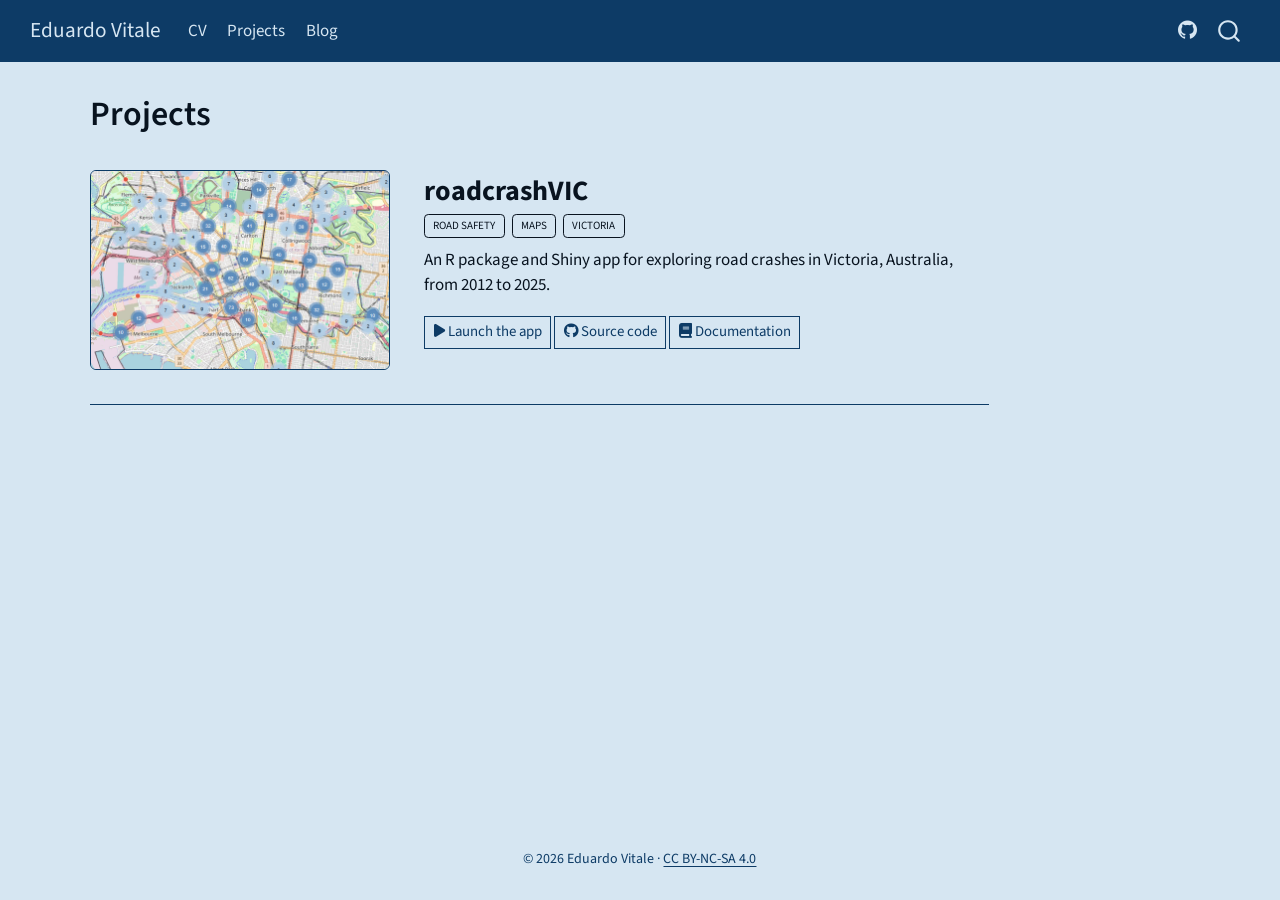
<file: projects/projects.html>
<!DOCTYPE html>
<html xmlns="http://www.w3.org/1999/xhtml" lang="en" xml:lang="en"><head>

<meta charset="utf-8">
<meta name="generator" content="quarto-1.11.9">

<meta name="viewport" content="width=device-width, initial-scale=1.0, user-scalable=yes">


<title>Projects – Eduardo Vitale</title>
<style>
/* Default styles provided by pandoc.
** See https://pandoc.org/MANUAL.html#variables-for-html for config info.
*/
span.smallcaps{font-variant: small-caps;}
div.columns{display: flex; gap: 1.5em;}
div.column{flex: auto;}
@media screen {
div.columns{gap: min(4vw, 1.5em);}
div.column{overflow-x: auto;}
}
div.hanging-indent{margin-left: 1.5em; text-indent: -1.5em;}
ul.task-list{list-style: none;}
ul.task-list li input[type="checkbox"] {
  width: 0.8em;
  margin: 0 0.8em 0.2em -1em; /* quarto-specific, see https://github.com/quarto-dev/quarto-cli/issues/4556 */ 
  vertical-align: middle;
}
</style>


<script src="../site_libs/quarto-nav/quarto-nav.js"></script>
<script src="../site_libs/quarto-nav/headroom.min.js"></script>
<script src="../site_libs/clipboard/clipboard.min.js"></script>
<script src="../site_libs/quarto-search/autocomplete.umd.js"></script>
<script src="../site_libs/quarto-search/fuse.min.js"></script>
<script src="../site_libs/quarto-search/quarto-search.js"></script>
<meta name="quarto:offset" content="../">
<script src="../site_libs/quarto-html/quarto.js" type="module"></script>
<script src="../site_libs/quarto-html/tabsets/tabsets.js" type="module"></script>
<script src="../site_libs/quarto-html/scrollable-regions/scrollable-regions.js" type="module"></script>
<script src="../site_libs/quarto-html/popper.min.js"></script>
<script src="../site_libs/quarto-html/tippy.umd.min.js"></script>
<script src="../site_libs/quarto-html/anchor.min.js"></script>
<link href="../site_libs/quarto-html/tippy.css" rel="stylesheet">
<link href="../site_libs/quarto-html/quarto-syntax-highlighting-63b5708e65d6cd79cd7618c58d0c21e7.css" rel="stylesheet" id="quarto-text-highlighting-styles">
<script src="../site_libs/bootstrap/bootstrap.min.js"></script>
<link href="../site_libs/bootstrap/bootstrap-icons.css" rel="stylesheet">
<link href="../site_libs/bootstrap/bootstrap-3642c48eae91c3dc41f21db9cca881df.min.css" rel="stylesheet" append-hash="true" id="quarto-bootstrap" data-mode="light">
<link href="../site_libs/quarto-contrib/fontawesome6-6.7.2/all.min.css" rel="stylesheet">
<link href="../site_libs/quarto-contrib/fontawesome6-6.7.2/latex-fontsize.css" rel="stylesheet">
<script id="quarto-search-options" type="application/json">{
  "location": "navbar",
  "copy-button": false,
  "collapse-after": 3,
  "panel-placement": "end",
  "type": "overlay",
  "limit": 50,
  "keyboard-shortcut": [
    "f",
    "/",
    "s"
  ],
  "show-item-context": false,
  "language": {
    "search-no-results-text": "No results",
    "search-matching-documents-text": "matching documents",
    "search-copy-link-title": "Copy link to search",
    "search-hide-matches-text": "Hide additional matches",
    "search-more-match-text": "more match in this document",
    "search-more-matches-text": "more matches in this document",
    "search-clear-button-title": "Clear",
    "search-text-placeholder": "",
    "search-detached-cancel-button-title": "Cancel",
    "search-submit-button-title": "Submit",
    "search-label": "Search"
  }
}</script>
<meta name="robots" content="noindex, nofollow, noai, noimageai">


</head>

<body class="nav-fixed quarto-light"><a id="quarto-skip-link" class="visually-hidden-focusable" href="#quarto-document-content">Skip to main content</a>

<div id="quarto-search-results"></div>
  <header id="quarto-header" class="headroom fixed-top">
    <nav class="navbar navbar-expand-lg " data-bs-theme="dark" aria-label="Site">
      <div class="navbar-container container-fluid">
      <div class="navbar-brand-container mx-auto">
    <a class="navbar-brand" href="../index.html">
    <span class="navbar-title">Eduardo Vitale</span>
    </a>
  </div>
          <button class="navbar-toggler" type="button" data-bs-toggle="collapse" data-bs-target="#navbarCollapse" aria-controls="navbarCollapse" aria-expanded="false" aria-label="Toggle navigation" onclick="if (window.quartoToggleHeadroom) { window.quartoToggleHeadroom(); }">
  <span class="navbar-toggler-icon"></span>
</button>
          <div class="collapse navbar-collapse" id="navbarCollapse">
            <ul class="navbar-nav navbar-nav-scroll me-auto">
  <li class="nav-item">
    <a class="nav-link" href="../cv/index.html"> 
<span class="menu-text">CV</span></a>
  </li>  
  <li class="nav-item">
    <a class="nav-link active" href="../projects/projects.html" aria-current="page"> 
<span class="menu-text">Projects</span></a>
  </li>  
  <li class="nav-item">
    <a class="nav-link" href="../blog/blog.html"> 
<span class="menu-text">Blog</span></a>
  </li>  
</ul>
            <ul class="navbar-nav navbar-nav-scroll ms-auto">
  <li class="nav-item compact">
    <a class="nav-link" href="https://github.com/EduVit" target="_blank"> <i class="bi bi-github" role="img">
</i> 
<span class="menu-text"></span></a>
  </li>  
</ul>
          </div> <!-- /navcollapse -->
            <div class="quarto-navbar-tools">
</div>
            <div id="quarto-search" class="" title="Search"></div>
      </div> <!-- /container-fluid -->
    </nav>
</header>
<!-- content -->
<div id="quarto-content" class="quarto-container page-columns page-rows-contents page-layout-article page-navbar">
<!-- sidebar -->
<!-- margin-sidebar -->
    <div id="quarto-margin-sidebar" class="sidebar margin-sidebar zindex-bottom">
        
    </div>
<!-- main -->
<main class="content" id="quarto-document-content" tabindex="-1">

<header id="title-block-header" class="quarto-title-block default">
<div class="quarto-title">
<h1 class="title">Projects</h1>
</div>



<div class="quarto-title-meta">

    
  
    
  </div>
  


</header>


<div class="project-entry">
<div class="project-image">
<p><a href="../projects/roadcrashVIC/index.html"><img src="roadcrashVIC/thumbnail.png" class="img-fluid" alt="Map of road crashes in central Melbourne from the roadcrashVIC app"></a></p>
</div>
<section id="roadcrashvic" class="level2 project-text">
<h2 class="anchored" data-anchor-id="roadcrashvic"><a href="../projects/roadcrashVIC/index.html">roadcrashVIC</a></h2>
<p><span class="project-tag">Road safety</span> <span class="project-tag">Maps</span> <span class="project-tag">Victoria</span></p>
<p>An R package and Shiny app for exploring road crashes in Victoria, Australia, from 2012 to 2025.</p>
<p><a href="../projects/roadcrashVIC/app.html" class="btn btn-sm about-link"><i class="fa-solid fa-play" aria-label="play"></i> Launch the app</a> <a href="https://github.com/EduVit/roadcrashVIC" class="btn btn-sm about-link" target="_blank"><i class="fa-brands fa-github" aria-label="github"></i> Source code</a> <a href="https://eduvit.github.io/roadcrashVIC" class="btn btn-sm about-link" target="_blank"><i class="fa-solid fa-book" aria-label="book"></i> Documentation</a></p>
</section>
</div>



</main> <!-- /main -->
<script id="quarto-html-after-body" type="application/javascript">
  window.document.addEventListener("DOMContentLoaded", function (event) {
    const icon = "";
    const anchorJS = new window.AnchorJS();
    anchorJS.options = {
      placement: 'right',
      icon: icon
    };
    anchorJS.add('.anchored');
    const isCodeAnnotation = (el) => {
      for (const clz of el.classList) {
        if (clz.startsWith('code-annotation-')) {                     
          return true;
        }
      }
      return false;
    }
    const onCopySuccess = function(e) {
      // button target
      const button = e.trigger;
      // don't keep focus
      button.blur();
      // flash "checked"
      button.classList.add('code-copy-button-checked');
      var currentTitle = button.getAttribute("title");
      button.setAttribute("title", "Copied!");
      let tooltip;
      if (window.bootstrap) {
        button.setAttribute("data-bs-toggle", "tooltip");
        button.setAttribute("data-bs-placement", "left");
        button.setAttribute("data-bs-title", "Copied!");
        tooltip = new bootstrap.Tooltip(button, 
          { trigger: "manual", 
            customClass: "code-copy-button-tooltip",
            offset: [0, -8]});
        tooltip.show();    
      }
      setTimeout(function() {
        if (tooltip) {
          tooltip.hide();
          button.removeAttribute("data-bs-title");
          button.removeAttribute("data-bs-toggle");
          button.removeAttribute("data-bs-placement");
        }
        button.setAttribute("title", currentTitle);
        button.classList.remove('code-copy-button-checked');
      }, 1000);
      // clear code selection
      e.clearSelection();
    }
    const getTextToCopy = function(trigger) {
      const outerScaffold = trigger.parentElement.cloneNode(true);
      const codeEl = outerScaffold.querySelector('code');
      for (const childEl of codeEl.children) {
        if (isCodeAnnotation(childEl)) {
          childEl.remove();
        }
      }
      return codeEl.innerText;
    }
    const clipboard = new window.ClipboardJS('.code-copy-button:not([data-in-quarto-modal])', {
      text: getTextToCopy
    });
    clipboard.on('success', onCopySuccess);
    if (window.document.getElementById('quarto-embedded-source-code-modal')) {
      const clipboardModal = new window.ClipboardJS('.code-copy-button[data-in-quarto-modal]', {
        text: getTextToCopy,
        container: window.document.getElementById('quarto-embedded-source-code-modal')
      });
      clipboardModal.on('success', onCopySuccess);
    }
      var localhostRegex = new RegExp(/^(?:http|https):\/\/localhost\:?[0-9]*\//);
      var mailtoRegex = new RegExp(/^mailto:/);
        var filterRegex = new RegExp("https:\/\/eduvit\.github\.io");
      const newWindowLabel = "(opens in a new tab)";
      const newWindowNoteId = "quarto-ext-newwindow-label";
      // Links reference one hidden label through aria-describedby, so the
      // announcement never changes their accessible name.
      var describeNewWindow = (link) => {
        if (!window.document.getElementById(newWindowNoteId)) {
          var newWindowNote = window.document.createElement("span");
          newWindowNote.id = newWindowNoteId;
          newWindowNote.hidden = true;
          newWindowNote.textContent = newWindowLabel;
          window.document.body.appendChild(newWindowNote);
        }
        var describedBy = (link.getAttribute("aria-describedby") || "").split(/\s+/).filter(Boolean);
        if (!describedBy.includes(newWindowNoteId)) {
          describedBy.push(newWindowNoteId);
          link.setAttribute("aria-describedby", describedBy.join(" "));
        }
      }
      var isInternal = (href) => {
          return filterRegex.test(href) || localhostRegex.test(href) || mailtoRegex.test(href);
      }
      // Inspect non-navigation links and adorn them if external
      window.quartoDecorateExternalLinks = function (root) {
     var links = (root || window.document).querySelectorAll('a[href]:not(.nav-link):not(.navbar-brand):not(.toc-action):not(.sidebar-link):not(.sidebar-item-toggle):not(.pagination-link):not(.no-external):not([aria-hidden]):not(.dropdown-item):not(.quarto-navigation-tool):not(.about-link)');
      for (var i=0; i<links.length; i++) {
        const link = links[i];
        if (!isInternal(link.href)) {
          // undo the damage that might have been done by quarto-nav.js in the case of
          // links that we want to consider external
          if (link.dataset.originalHref !== undefined) {
            link.href = link.dataset.originalHref;
          }
            // target, if specified
            link.setAttribute("target", "_blank");
            if (link.getAttribute("rel") === null) {
              link.setAttribute("rel", "noopener");
            }
            describeNewWindow(link);
          if (!link.classList.contains('no-external-icon')) {
          }
        }
      }
      };
      window.quartoDecorateExternalLinks(window.document);
    // Esc closes the popup (WCAG 1.4.13) and focus leaving both trigger and
    // popup closes it (WCAG 2.4.11); tippy handles neither for interactive popups.
    const hideOnEscAndFocusOut = {
      name: 'hideOnEscAndFocusOut',
      defaultValue: true,
      fn(instance) {
        const dismiss = () => {
          // A show scheduled by the trigger delay would otherwise reopen it
          instance.clearDelayTimeouts();
          instance.hide();
        };
        const onKeyDown = (event) => {
          if (event.key !== 'Escape') {
            return;
          }
          // Keep Esc from also reaching page handlers (e.g. reveal.js overview),
          // except an open reveal.js slide menu, which Esc should close too.
          // The menu handles keys only when its keyboard option is on.
          const menuHandlesEsc = window.Reveal?.getPlugin?.('menu')?.isOpen() &&
            window.Reveal.getConfig().menu?.keyboard !== false;
          if (!menuHandlesEsc) {
            event.stopPropagation();
          }
          if (instance.popper.contains(window.document.activeElement)) {
            // Disabled while refocusing so the focus trigger does not reopen it
            instance.disable();
            instance.reference.focus();
            instance.enable();
          }
          dismiss();
        };
        const onFocusOut = (event) => {
          const target = event.relatedTarget;
          if (target && !instance.reference.contains(target) &&
              !instance.popper.contains(target)) {
            dismiss();
          }
        };
        // On the trigger too: a click trigger (code-annotations: select) has no
        // blur handling. Attached for the instance's lifetime so leaving the
        // trigger also cancels a show still pending on the trigger delay.
        instance.reference.addEventListener('focusout', onFocusOut);
        return {
          onShow() {
            window.document.addEventListener('keydown', onKeyDown, true);
            instance.popper.addEventListener('focusout', onFocusOut);
          },
          onHide() {
            window.document.removeEventListener('keydown', onKeyDown, true);
            instance.popper.removeEventListener('focusout', onFocusOut);
          },
          onDestroy() {
            instance.reference.removeEventListener('focusout', onFocusOut);
          },
        };
      },
    };
    function tippyHover(el, contentFn, onTriggerFn, onUntriggerFn) {
      const config = {
        allowHTML: true,
        maxWidth: 500,
        delay: 100,
        arrow: false,
        appendTo: function(el) {
            return el.parentElement;
        },
        interactive: true,
        interactiveBorder: 10,
        theme: 'quarto',
        placement: 'bottom-start',
        plugins: [hideOnEscAndFocusOut],
      };
      if (contentFn) {
        config.content = contentFn;
      }
      if (onTriggerFn) {
        config.onTrigger = onTriggerFn;
      }
      if (onUntriggerFn) {
        config.onUntrigger = onUntriggerFn;
      }
      window.tippy(el, config); 
    }
    const noterefs = window.document.querySelectorAll('a[role="doc-noteref"]');
    for (var i=0; i<noterefs.length; i++) {
      const ref = noterefs[i];
      tippyHover(ref, function() {
        // use id or data attribute instead here
        let href = ref.getAttribute('data-footnote-href') || ref.getAttribute('href');
        try { href = new URL(href).hash; } catch {}
        const id = href.replace(/^#\/?/, "");
        const note = window.document.getElementById(id);
        if (note) {
          return note.innerHTML;
        } else {
          return "";
        }
      });
    }
    const xrefs = window.document.querySelectorAll('a.quarto-xref');
    const processXRef = (id, note) => {
      // Strip column container classes
      const stripColumnClz = (el) => {
        el.classList.remove("page-full", "page-columns");
        if (el.children) {
          for (const child of el.children) {
            stripColumnClz(child);
          }
        }
      }
      stripColumnClz(note)
      if (id === null || id.startsWith('sec-')) {
        // Special case sections, only their first couple elements
        const container = document.createElement("div");
        if (note.children && note.children.length > 2) {
          container.appendChild(note.children[0].cloneNode(true));
          for (let i = 1; i < note.children.length; i++) {
            const child = note.children[i];
            if (child.tagName === "P" && child.innerText === "") {
              continue;
            } else {
              container.appendChild(child.cloneNode(true));
              break;
            }
          }
          if (window.Quarto?.typesetMath) {
            window.Quarto.typesetMath(container);
          }
          return container.innerHTML
        } else {
          if (window.Quarto?.typesetMath) {
            window.Quarto.typesetMath(note);
          }
          return note.innerHTML;
        }
      } else {
        // Remove any anchor links if they are present
        const anchorLink = note.querySelector('a.anchorjs-link');
        if (anchorLink) {
          anchorLink.remove();
        }
        if (window.Quarto?.typesetMath) {
          window.Quarto.typesetMath(note);
        }
        if (note.classList.contains("callout")) {
          return note.outerHTML;
        } else {
          return note.innerHTML;
        }
      }
    }
    for (var i=0; i<xrefs.length; i++) {
      const xref = xrefs[i];
      tippyHover(xref, undefined, function(instance) {
        instance.disable();
        let url = xref.getAttribute('href');
        let hash = undefined; 
        if (url.startsWith('#')) {
          hash = url;
        } else {
          try { hash = new URL(url).hash; } catch {}
        }
        if (hash) {
          const id = hash.replace(/^#\/?/, "");
          const note = window.document.getElementById(id);
          if (note !== null) {
            try {
              const html = processXRef(id, note.cloneNode(true));
              instance.setContent(html);
            } finally {
              instance.enable();
              instance.show();
            }
          } else {
            // See if we can fetch this
            fetch(url.split('#')[0])
            .then(res => res.text())
            .then(html => {
              const parser = new DOMParser();
              const htmlDoc = parser.parseFromString(html, "text/html");
              const note = htmlDoc.getElementById(id);
              if (note !== null) {
                const html = processXRef(id, note);
                instance.setContent(html);
              } 
            }).finally(() => {
              instance.enable();
              instance.show();
            });
          }
        } else {
          // See if we can fetch a full url (with no hash to target)
          // This is a special case and we should probably do some content thinning / targeting
          fetch(url)
          .then(res => res.text())
          .then(html => {
            const parser = new DOMParser();
            const htmlDoc = parser.parseFromString(html, "text/html");
            const note = htmlDoc.querySelector('main.content');
            if (note !== null) {
              // This should only happen for chapter cross references
              // (since there is no id in the URL)
              // remove the first header
              if (note.children.length > 0 && note.children[0].tagName === "HEADER") {
                note.children[0].remove();
              }
              const html = processXRef(null, note);
              instance.setContent(html);
            } 
          }).finally(() => {
            instance.enable();
            instance.show();
          });
        }
      }, function(instance) {
      });
    }
        let selectedAnnoteEl;
        const selectorForAnnotation = ( cell, annotation) => {
          let cellAttr = 'data-code-cell="' + cell + '"';
          let lineAttr = 'data-code-annotation="' +  annotation + '"';
          const selector = 'span[' + cellAttr + '][' + lineAttr + ']';
          return selector;
        }
        const selectCodeLines = (annoteEl) => {
          const doc = window.document;
          const targetCell = annoteEl.getAttribute("data-target-cell");
          const targetAnnotation = annoteEl.getAttribute("data-target-annotation");
          const annoteSpan = window.document.querySelector(selectorForAnnotation(targetCell, targetAnnotation));
          const lines = annoteSpan.getAttribute("data-code-lines").split(",");
          const lineIds = lines.map((line) => {
            return targetCell + "-" + line;
          })
          // Each band is positioned against its own containing block, which is
          // not the offsetParent of the lines, so place it from client rects.
          const placeBand = (band, firstEl, lastEl, codeBlock) => {
            const container = band.offsetParent;
            if (container === null) {
              return;
            }
            const containerRect = container.getBoundingClientRect();
            // Reveal.js scales slides with a transform, so convert client
            // pixels back to the CSS pixels of the container.
            const scale = containerRect.height / container.offsetHeight || 1;
            const firstRect = firstEl.getBoundingClientRect();
            const lastRect = lastEl.getBoundingClientRect();
            const top = (firstRect.top - containerRect.top) / scale - container.clientTop + container.scrollTop;
            const height = (lastRect.bottom - firstRect.top) / scale;
            band.style.top = top - 2 + "px";
            band.style.height = height + 4 + "px";
            if (codeBlock) {
              // Without the copy button wrapper, the containing block is wider
              // than the code block, so span the code block explicitly.
              const blockRect = codeBlock.getBoundingClientRect();
              band.style.left = (blockRect.left - containerRect.left) / scale - container.clientLeft + container.scrollLeft + "px";
              band.style.width = blockRect.width / scale + "px";
            }
          };
          if (lineIds.length > 0) {
            const el = window.document.getElementById(lineIds[0]);
            const lastEl = window.document.getElementById(lineIds[lineIds.length - 1]);
            const parent = el.parentElement.parentElement;
            // cook up a div (if necessary) and position it
            let div = window.document.getElementById("code-annotation-line-highlight");
            if (div === null) {
              div = window.document.createElement("div");
              div.setAttribute("id", "code-annotation-line-highlight");
              div.style.position = 'absolute';
              parent.appendChild(div);
            }
            placeBand(div, el, lastEl, parent.closest("div.sourceCode") || parent);
            let gutterDiv = window.document.getElementById("code-annotation-line-highlight-gutter");
            if (gutterDiv === null) {
              gutterDiv = window.document.createElement("div");
              gutterDiv.setAttribute("id", "code-annotation-line-highlight-gutter");
              gutterDiv.style.position = 'absolute';
              const codeCell = window.document.getElementById(targetCell);
              const gutter = codeCell.querySelector('.code-annotation-gutter');
              gutter.appendChild(gutterDiv);
            }
            placeBand(gutterDiv, el, lastEl);
            selectedAnnoteEl = annoteEl;
          }
        };
        const unselectCodeLines = () => {
          const elementsIds = ["code-annotation-line-highlight", "code-annotation-line-highlight-gutter"];
          elementsIds.forEach((elId) => {
            const div = window.document.getElementById(elId);
            if (div) {
              div.remove();
            }
          });
          selectedAnnoteEl = undefined;
        };
          // Handle positioning of the toggle
      window.addEventListener(
        "resize",
        throttle(() => {
          elRect = undefined;
          if (selectedAnnoteEl) {
            selectCodeLines(selectedAnnoteEl);
          }
        }, 10)
      );
      function throttle(fn, ms) {
      let throttle = false;
      let timer;
        return (...args) => {
          if(!throttle) { // first call gets through
              fn.apply(this, args);
              throttle = true;
          } else { // all the others get throttled
              if(timer) clearTimeout(timer); // cancel #2
              timer = setTimeout(() => {
                fn.apply(this, args);
                timer = throttle = false;
              }, ms);
          }
        };
      }
        // Attach click handler to the DT
        const annoteDls = window.document.querySelectorAll('dt[data-target-cell]');
        for (const annoteDlNode of annoteDls) {
          annoteDlNode.addEventListener('click', (event) => {
            const clickedEl = event.target;
            if (clickedEl !== selectedAnnoteEl) {
              unselectCodeLines();
              const activeEl = window.document.querySelector('dt[data-target-cell].code-annotation-active');
              if (activeEl) {
                activeEl.classList.remove('code-annotation-active');
              }
              selectCodeLines(clickedEl);
              clickedEl.classList.add('code-annotation-active');
            } else {
              // Unselect the line
              unselectCodeLines();
              clickedEl.classList.remove('code-annotation-active');
            }
          });
        }
    const findCites = (el) => {
      const parentEl = el.parentElement;
      if (parentEl) {
        const cites = parentEl.dataset.cites;
        if (cites) {
          return {
            el,
            cites: cites.split(' ')
          };
        } else {
          return findCites(el.parentElement)
        }
      } else {
        return undefined;
      }
    };
    var bibliorefs = window.document.querySelectorAll('a[role="doc-biblioref"]');
    for (var i=0; i<bibliorefs.length; i++) {
      const ref = bibliorefs[i];
      const citeInfo = findCites(ref);
      if (citeInfo) {
        tippyHover(citeInfo.el, function() {
          var popup = window.document.createElement('div');
          citeInfo.cites.forEach(function(cite) {
            var citeDiv = window.document.createElement('div');
            citeDiv.classList.add('hanging-indent');
            citeDiv.classList.add('csl-entry');
            var biblioDiv = window.document.getElementById('ref-' + cite);
            if (biblioDiv) {
              citeDiv.innerHTML = biblioDiv.innerHTML;
            }
            popup.appendChild(citeDiv);
          });
          return popup.innerHTML;
        });
      }
    }
  });
  </script>
  <script type="application/javascript">
  window.quartoScrollableRegionsLabels = {"code":"Scrollable code","output":"Scrollable output"};
  </script>
</div> <!-- /content -->
<footer class="footer">
  <div class="nav-footer">
    <div class="nav-footer-left">
      &nbsp;
    </div>   
    <div class="nav-footer-center">
<p>© 2026 Eduardo Vitale · <a href="https://creativecommons.org/licenses/by-nc-sa/4.0/">CC BY-NC-SA 4.0</a></p>
</div>
    <div class="nav-footer-right">
      &nbsp;
    </div>
  </div>
</footer>




</body></html>
</file>
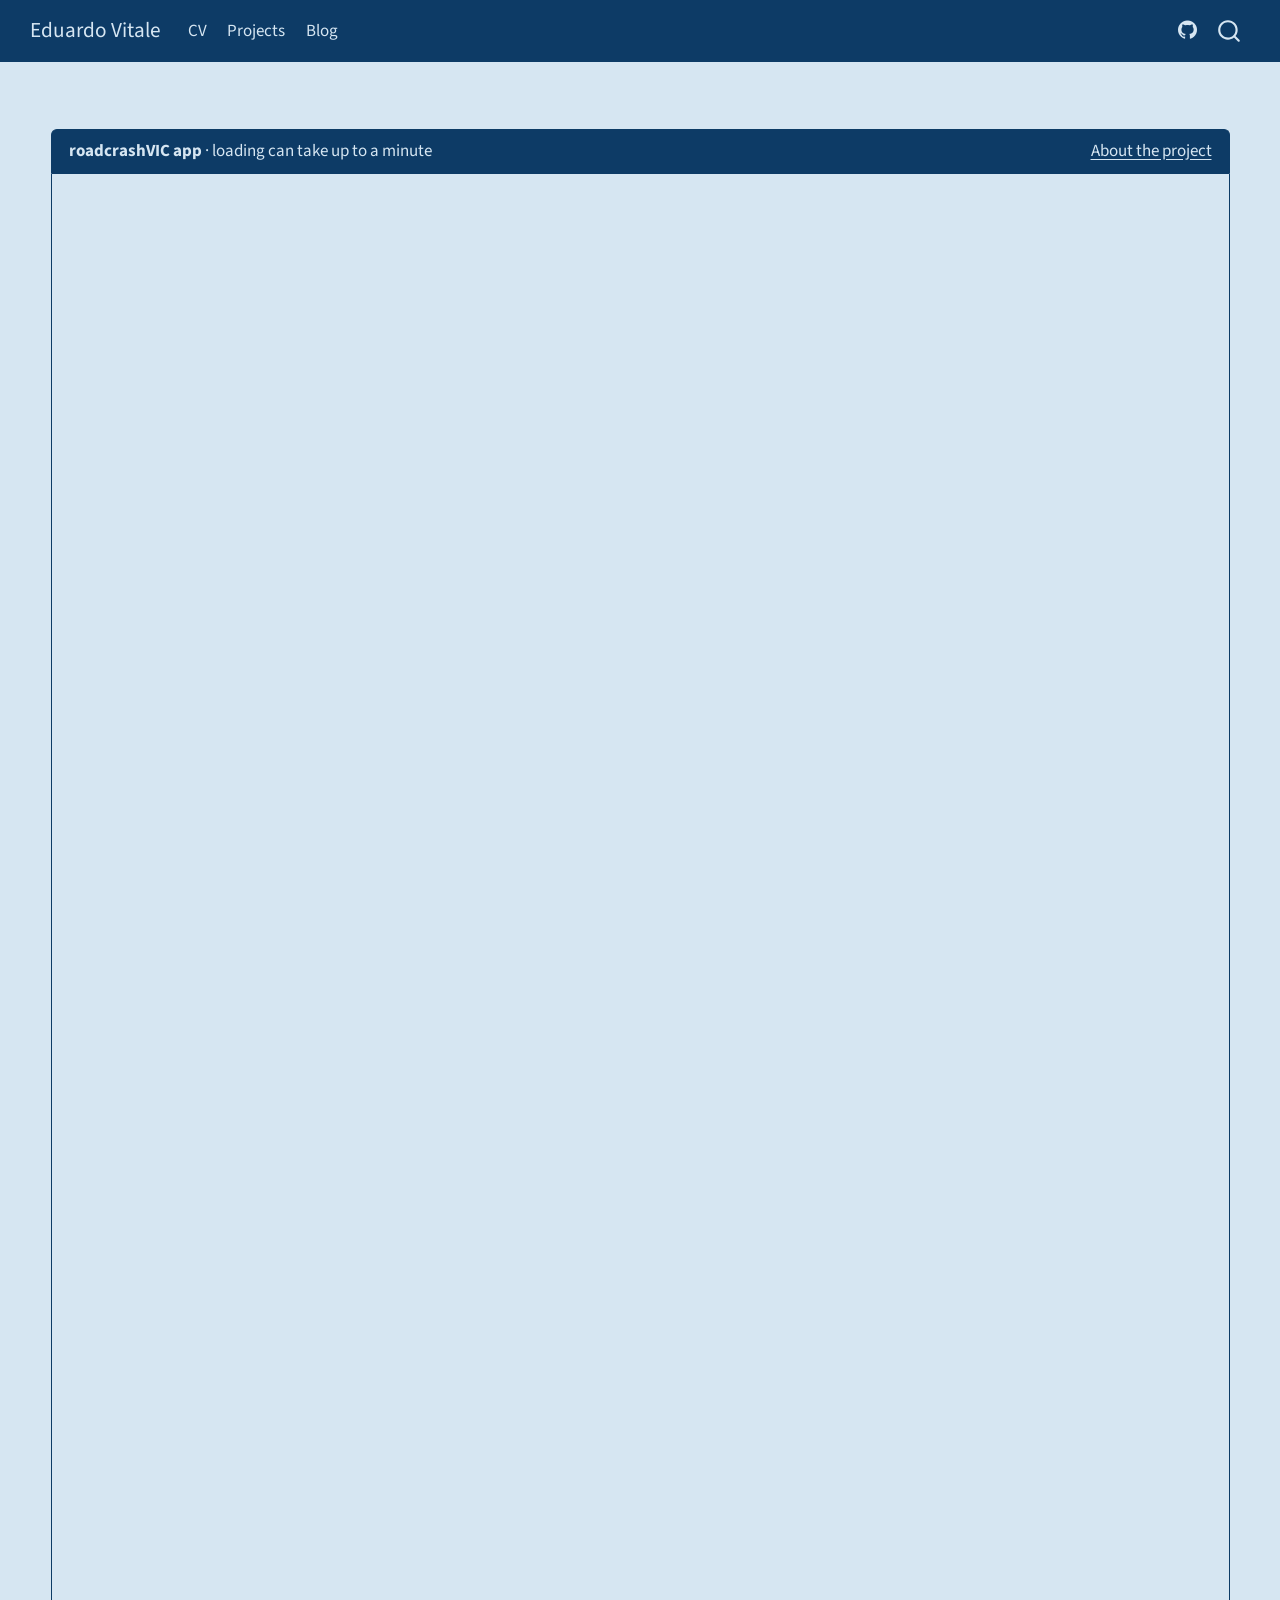
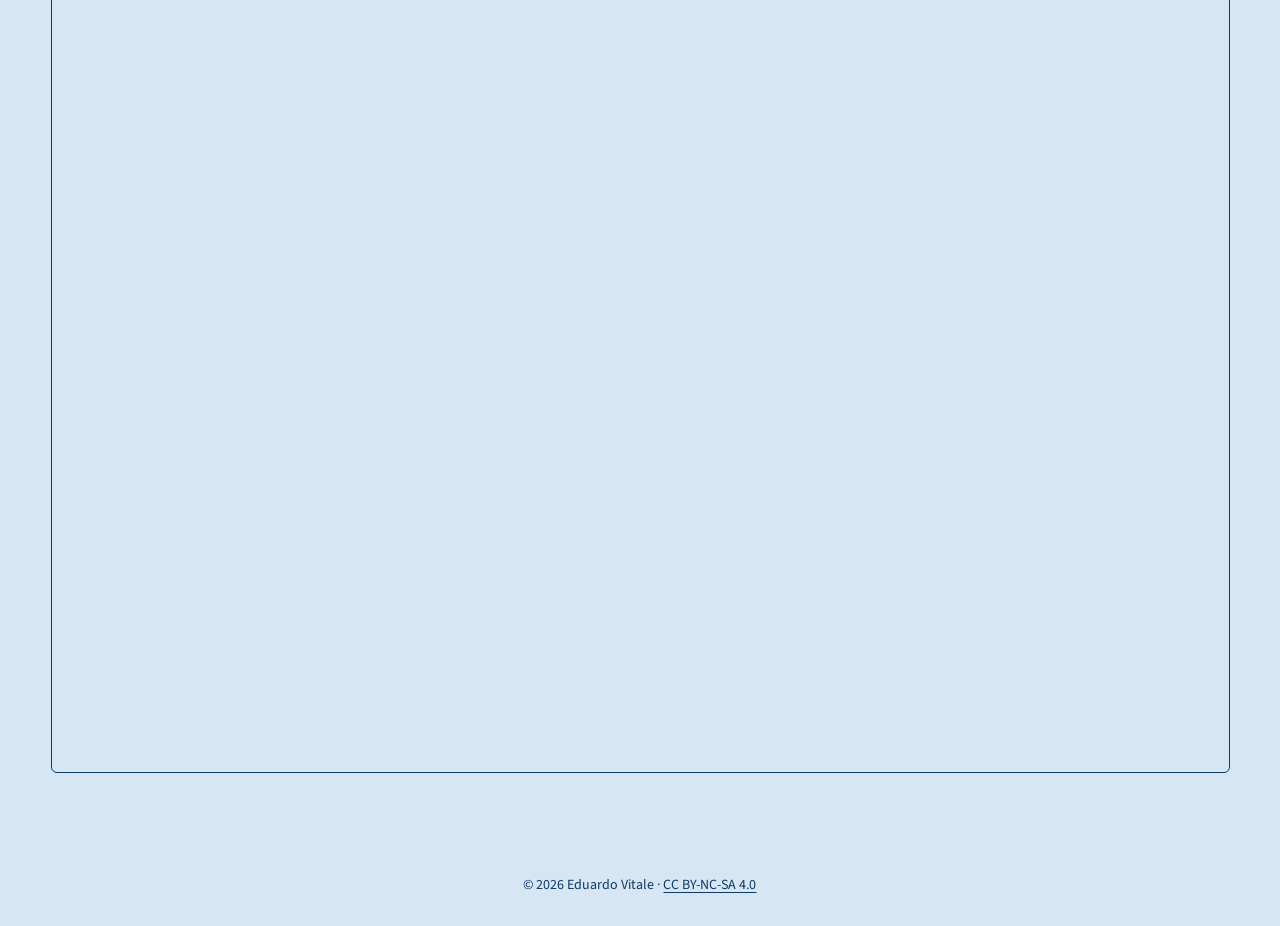
<file: projects/roadcrashVIC/app.html>
<!DOCTYPE html>
<html xmlns="http://www.w3.org/1999/xhtml" lang="en" xml:lang="en"><head>

<meta charset="utf-8">
<meta name="generator" content="quarto-1.11.9">

<meta name="viewport" content="width=device-width, initial-scale=1.0, user-scalable=yes">


<title>roadcrashVIC app – Eduardo Vitale</title>
<style>
/* Default styles provided by pandoc.
** See https://pandoc.org/MANUAL.html#variables-for-html for config info.
*/
span.smallcaps{font-variant: small-caps;}
div.columns{display: flex; gap: 1.5em;}
div.column{flex: auto;}
@media screen {
div.columns{gap: min(4vw, 1.5em);}
div.column{overflow-x: auto;}
}
div.hanging-indent{margin-left: 1.5em; text-indent: -1.5em;}
ul.task-list{list-style: none;}
ul.task-list li input[type="checkbox"] {
  width: 0.8em;
  margin: 0 0.8em 0.2em -1em; /* quarto-specific, see https://github.com/quarto-dev/quarto-cli/issues/4556 */ 
  vertical-align: middle;
}
</style>


<script src="../../site_libs/quarto-nav/quarto-nav.js"></script>
<script src="../../site_libs/quarto-nav/headroom.min.js"></script>
<script src="../../site_libs/clipboard/clipboard.min.js"></script>
<script src="../../site_libs/quarto-search/autocomplete.umd.js"></script>
<script src="../../site_libs/quarto-search/fuse.min.js"></script>
<script src="../../site_libs/quarto-search/quarto-search.js"></script>
<meta name="quarto:offset" content="../../">
<script src="../../site_libs/quarto-html/quarto.js" type="module"></script>
<script src="../../site_libs/quarto-html/tabsets/tabsets.js" type="module"></script>
<script src="../../site_libs/quarto-html/scrollable-regions/scrollable-regions.js" type="module"></script>
<script src="../../site_libs/quarto-html/popper.min.js"></script>
<script src="../../site_libs/quarto-html/tippy.umd.min.js"></script>
<script src="../../site_libs/quarto-html/anchor.min.js"></script>
<link href="../../site_libs/quarto-html/tippy.css" rel="stylesheet">
<link href="../../site_libs/quarto-html/quarto-syntax-highlighting-63b5708e65d6cd79cd7618c58d0c21e7.css" rel="stylesheet" id="quarto-text-highlighting-styles">
<script src="../../site_libs/bootstrap/bootstrap.min.js"></script>
<link href="../../site_libs/bootstrap/bootstrap-icons.css" rel="stylesheet">
<link href="../../site_libs/bootstrap/bootstrap-3642c48eae91c3dc41f21db9cca881df.min.css" rel="stylesheet" append-hash="true" id="quarto-bootstrap" data-mode="light">
<script id="quarto-search-options" type="application/json">{
  "location": "navbar",
  "copy-button": false,
  "collapse-after": 3,
  "panel-placement": "end",
  "type": "overlay",
  "limit": 50,
  "keyboard-shortcut": [
    "f",
    "/",
    "s"
  ],
  "show-item-context": false,
  "language": {
    "search-no-results-text": "No results",
    "search-matching-documents-text": "matching documents",
    "search-copy-link-title": "Copy link to search",
    "search-hide-matches-text": "Hide additional matches",
    "search-more-match-text": "more match in this document",
    "search-more-matches-text": "more matches in this document",
    "search-clear-button-title": "Clear",
    "search-text-placeholder": "",
    "search-detached-cancel-button-title": "Cancel",
    "search-submit-button-title": "Submit",
    "search-label": "Search"
  }
}</script>
<meta name="robots" content="noindex, nofollow, noai, noimageai">


</head>

<body class="nav-fixed quarto-light"><a id="quarto-skip-link" class="visually-hidden-focusable" href="#quarto-document-content">Skip to main content</a>

<div id="quarto-search-results"></div>
  <header id="quarto-header" class="headroom fixed-top">
    <nav class="navbar navbar-expand-lg " data-bs-theme="dark" aria-label="Site">
      <div class="navbar-container container-fluid">
      <div class="navbar-brand-container mx-auto">
    <a class="navbar-brand" href="../../index.html">
    <span class="navbar-title">Eduardo Vitale</span>
    </a>
  </div>
          <button class="navbar-toggler" type="button" data-bs-toggle="collapse" data-bs-target="#navbarCollapse" aria-controls="navbarCollapse" aria-expanded="false" aria-label="Toggle navigation" onclick="if (window.quartoToggleHeadroom) { window.quartoToggleHeadroom(); }">
  <span class="navbar-toggler-icon"></span>
</button>
          <div class="collapse navbar-collapse" id="navbarCollapse">
            <ul class="navbar-nav navbar-nav-scroll me-auto">
  <li class="nav-item">
    <a class="nav-link" href="../../cv/index.html"> 
<span class="menu-text">CV</span></a>
  </li>  
  <li class="nav-item">
    <a class="nav-link" href="../../projects/projects.html"> 
<span class="menu-text">Projects</span></a>
  </li>  
  <li class="nav-item">
    <a class="nav-link" href="../../blog/blog.html"> 
<span class="menu-text">Blog</span></a>
  </li>  
</ul>
            <ul class="navbar-nav navbar-nav-scroll ms-auto">
  <li class="nav-item compact">
    <a class="nav-link" href="https://github.com/EduVit" target="_blank"> <i class="bi bi-github" role="img">
</i> 
<span class="menu-text"></span></a>
  </li>  
</ul>
          </div> <!-- /navcollapse -->
            <div class="quarto-navbar-tools">
</div>
            <div id="quarto-search" class="" title="Search"></div>
      </div> <!-- /container-fluid -->
    </nav>
</header>
<!-- content -->
<div id="quarto-content" class="quarto-container page-columns page-rows-contents page-layout-full page-navbar">
<!-- sidebar -->
<!-- margin-sidebar -->
    
<!-- main -->
<main class="content column-page" id="quarto-document-content" tabindex="-1"><header id="title-block-header" class="quarto-title-block"></header>




<div class="app-bar">
<p><strong>roadcrashVIC app</strong> · loading can take up to a minute</p>
<p><a href="../../projects/roadcrashVIC/index.html">About the project</a></p>
</div>
<div class="app-phone-link">
<p><a href="https://eduvit.github.io/roadcrashVIC/app/" class="btn btn-sm about-link">Open the app</a></p>
</div>
<iframe class="app-frame" src="https://eduvit.github.io/roadcrashVIC/app/" title="roadcrashVIC app">
</iframe>



</main> <!-- /main -->
<script id="quarto-html-after-body" type="application/javascript">
  window.document.addEventListener("DOMContentLoaded", function (event) {
    const icon = "";
    const anchorJS = new window.AnchorJS();
    anchorJS.options = {
      placement: 'right',
      icon: icon
    };
    anchorJS.add('.anchored');
    const isCodeAnnotation = (el) => {
      for (const clz of el.classList) {
        if (clz.startsWith('code-annotation-')) {                     
          return true;
        }
      }
      return false;
    }
    const onCopySuccess = function(e) {
      // button target
      const button = e.trigger;
      // don't keep focus
      button.blur();
      // flash "checked"
      button.classList.add('code-copy-button-checked');
      var currentTitle = button.getAttribute("title");
      button.setAttribute("title", "Copied!");
      let tooltip;
      if (window.bootstrap) {
        button.setAttribute("data-bs-toggle", "tooltip");
        button.setAttribute("data-bs-placement", "left");
        button.setAttribute("data-bs-title", "Copied!");
        tooltip = new bootstrap.Tooltip(button, 
          { trigger: "manual", 
            customClass: "code-copy-button-tooltip",
            offset: [0, -8]});
        tooltip.show();    
      }
      setTimeout(function() {
        if (tooltip) {
          tooltip.hide();
          button.removeAttribute("data-bs-title");
          button.removeAttribute("data-bs-toggle");
          button.removeAttribute("data-bs-placement");
        }
        button.setAttribute("title", currentTitle);
        button.classList.remove('code-copy-button-checked');
      }, 1000);
      // clear code selection
      e.clearSelection();
    }
    const getTextToCopy = function(trigger) {
      const outerScaffold = trigger.parentElement.cloneNode(true);
      const codeEl = outerScaffold.querySelector('code');
      for (const childEl of codeEl.children) {
        if (isCodeAnnotation(childEl)) {
          childEl.remove();
        }
      }
      return codeEl.innerText;
    }
    const clipboard = new window.ClipboardJS('.code-copy-button:not([data-in-quarto-modal])', {
      text: getTextToCopy
    });
    clipboard.on('success', onCopySuccess);
    if (window.document.getElementById('quarto-embedded-source-code-modal')) {
      const clipboardModal = new window.ClipboardJS('.code-copy-button[data-in-quarto-modal]', {
        text: getTextToCopy,
        container: window.document.getElementById('quarto-embedded-source-code-modal')
      });
      clipboardModal.on('success', onCopySuccess);
    }
      var localhostRegex = new RegExp(/^(?:http|https):\/\/localhost\:?[0-9]*\//);
      var mailtoRegex = new RegExp(/^mailto:/);
        var filterRegex = new RegExp("https:\/\/eduvit\.github\.io");
      const newWindowLabel = "(opens in a new tab)";
      const newWindowNoteId = "quarto-ext-newwindow-label";
      // Links reference one hidden label through aria-describedby, so the
      // announcement never changes their accessible name.
      var describeNewWindow = (link) => {
        if (!window.document.getElementById(newWindowNoteId)) {
          var newWindowNote = window.document.createElement("span");
          newWindowNote.id = newWindowNoteId;
          newWindowNote.hidden = true;
          newWindowNote.textContent = newWindowLabel;
          window.document.body.appendChild(newWindowNote);
        }
        var describedBy = (link.getAttribute("aria-describedby") || "").split(/\s+/).filter(Boolean);
        if (!describedBy.includes(newWindowNoteId)) {
          describedBy.push(newWindowNoteId);
          link.setAttribute("aria-describedby", describedBy.join(" "));
        }
      }
      var isInternal = (href) => {
          return filterRegex.test(href) || localhostRegex.test(href) || mailtoRegex.test(href);
      }
      // Inspect non-navigation links and adorn them if external
      window.quartoDecorateExternalLinks = function (root) {
     var links = (root || window.document).querySelectorAll('a[href]:not(.nav-link):not(.navbar-brand):not(.toc-action):not(.sidebar-link):not(.sidebar-item-toggle):not(.pagination-link):not(.no-external):not([aria-hidden]):not(.dropdown-item):not(.quarto-navigation-tool):not(.about-link)');
      for (var i=0; i<links.length; i++) {
        const link = links[i];
        if (!isInternal(link.href)) {
          // undo the damage that might have been done by quarto-nav.js in the case of
          // links that we want to consider external
          if (link.dataset.originalHref !== undefined) {
            link.href = link.dataset.originalHref;
          }
            // target, if specified
            link.setAttribute("target", "_blank");
            if (link.getAttribute("rel") === null) {
              link.setAttribute("rel", "noopener");
            }
            describeNewWindow(link);
          if (!link.classList.contains('no-external-icon')) {
          }
        }
      }
      };
      window.quartoDecorateExternalLinks(window.document);
    // Esc closes the popup (WCAG 1.4.13) and focus leaving both trigger and
    // popup closes it (WCAG 2.4.11); tippy handles neither for interactive popups.
    const hideOnEscAndFocusOut = {
      name: 'hideOnEscAndFocusOut',
      defaultValue: true,
      fn(instance) {
        const dismiss = () => {
          // A show scheduled by the trigger delay would otherwise reopen it
          instance.clearDelayTimeouts();
          instance.hide();
        };
        const onKeyDown = (event) => {
          if (event.key !== 'Escape') {
            return;
          }
          // Keep Esc from also reaching page handlers (e.g. reveal.js overview),
          // except an open reveal.js slide menu, which Esc should close too.
          // The menu handles keys only when its keyboard option is on.
          const menuHandlesEsc = window.Reveal?.getPlugin?.('menu')?.isOpen() &&
            window.Reveal.getConfig().menu?.keyboard !== false;
          if (!menuHandlesEsc) {
            event.stopPropagation();
          }
          if (instance.popper.contains(window.document.activeElement)) {
            // Disabled while refocusing so the focus trigger does not reopen it
            instance.disable();
            instance.reference.focus();
            instance.enable();
          }
          dismiss();
        };
        const onFocusOut = (event) => {
          const target = event.relatedTarget;
          if (target && !instance.reference.contains(target) &&
              !instance.popper.contains(target)) {
            dismiss();
          }
        };
        // On the trigger too: a click trigger (code-annotations: select) has no
        // blur handling. Attached for the instance's lifetime so leaving the
        // trigger also cancels a show still pending on the trigger delay.
        instance.reference.addEventListener('focusout', onFocusOut);
        return {
          onShow() {
            window.document.addEventListener('keydown', onKeyDown, true);
            instance.popper.addEventListener('focusout', onFocusOut);
          },
          onHide() {
            window.document.removeEventListener('keydown', onKeyDown, true);
            instance.popper.removeEventListener('focusout', onFocusOut);
          },
          onDestroy() {
            instance.reference.removeEventListener('focusout', onFocusOut);
          },
        };
      },
    };
    function tippyHover(el, contentFn, onTriggerFn, onUntriggerFn) {
      const config = {
        allowHTML: true,
        maxWidth: 500,
        delay: 100,
        arrow: false,
        appendTo: function(el) {
            return el.parentElement;
        },
        interactive: true,
        interactiveBorder: 10,
        theme: 'quarto',
        placement: 'bottom-start',
        plugins: [hideOnEscAndFocusOut],
      };
      if (contentFn) {
        config.content = contentFn;
      }
      if (onTriggerFn) {
        config.onTrigger = onTriggerFn;
      }
      if (onUntriggerFn) {
        config.onUntrigger = onUntriggerFn;
      }
      window.tippy(el, config); 
    }
    const noterefs = window.document.querySelectorAll('a[role="doc-noteref"]');
    for (var i=0; i<noterefs.length; i++) {
      const ref = noterefs[i];
      tippyHover(ref, function() {
        // use id or data attribute instead here
        let href = ref.getAttribute('data-footnote-href') || ref.getAttribute('href');
        try { href = new URL(href).hash; } catch {}
        const id = href.replace(/^#\/?/, "");
        const note = window.document.getElementById(id);
        if (note) {
          return note.innerHTML;
        } else {
          return "";
        }
      });
    }
    const xrefs = window.document.querySelectorAll('a.quarto-xref');
    const processXRef = (id, note) => {
      // Strip column container classes
      const stripColumnClz = (el) => {
        el.classList.remove("page-full", "page-columns");
        if (el.children) {
          for (const child of el.children) {
            stripColumnClz(child);
          }
        }
      }
      stripColumnClz(note)
      if (id === null || id.startsWith('sec-')) {
        // Special case sections, only their first couple elements
        const container = document.createElement("div");
        if (note.children && note.children.length > 2) {
          container.appendChild(note.children[0].cloneNode(true));
          for (let i = 1; i < note.children.length; i++) {
            const child = note.children[i];
            if (child.tagName === "P" && child.innerText === "") {
              continue;
            } else {
              container.appendChild(child.cloneNode(true));
              break;
            }
          }
          if (window.Quarto?.typesetMath) {
            window.Quarto.typesetMath(container);
          }
          return container.innerHTML
        } else {
          if (window.Quarto?.typesetMath) {
            window.Quarto.typesetMath(note);
          }
          return note.innerHTML;
        }
      } else {
        // Remove any anchor links if they are present
        const anchorLink = note.querySelector('a.anchorjs-link');
        if (anchorLink) {
          anchorLink.remove();
        }
        if (window.Quarto?.typesetMath) {
          window.Quarto.typesetMath(note);
        }
        if (note.classList.contains("callout")) {
          return note.outerHTML;
        } else {
          return note.innerHTML;
        }
      }
    }
    for (var i=0; i<xrefs.length; i++) {
      const xref = xrefs[i];
      tippyHover(xref, undefined, function(instance) {
        instance.disable();
        let url = xref.getAttribute('href');
        let hash = undefined; 
        if (url.startsWith('#')) {
          hash = url;
        } else {
          try { hash = new URL(url).hash; } catch {}
        }
        if (hash) {
          const id = hash.replace(/^#\/?/, "");
          const note = window.document.getElementById(id);
          if (note !== null) {
            try {
              const html = processXRef(id, note.cloneNode(true));
              instance.setContent(html);
            } finally {
              instance.enable();
              instance.show();
            }
          } else {
            // See if we can fetch this
            fetch(url.split('#')[0])
            .then(res => res.text())
            .then(html => {
              const parser = new DOMParser();
              const htmlDoc = parser.parseFromString(html, "text/html");
              const note = htmlDoc.getElementById(id);
              if (note !== null) {
                const html = processXRef(id, note);
                instance.setContent(html);
              } 
            }).finally(() => {
              instance.enable();
              instance.show();
            });
          }
        } else {
          // See if we can fetch a full url (with no hash to target)
          // This is a special case and we should probably do some content thinning / targeting
          fetch(url)
          .then(res => res.text())
          .then(html => {
            const parser = new DOMParser();
            const htmlDoc = parser.parseFromString(html, "text/html");
            const note = htmlDoc.querySelector('main.content');
            if (note !== null) {
              // This should only happen for chapter cross references
              // (since there is no id in the URL)
              // remove the first header
              if (note.children.length > 0 && note.children[0].tagName === "HEADER") {
                note.children[0].remove();
              }
              const html = processXRef(null, note);
              instance.setContent(html);
            } 
          }).finally(() => {
            instance.enable();
            instance.show();
          });
        }
      }, function(instance) {
      });
    }
        let selectedAnnoteEl;
        const selectorForAnnotation = ( cell, annotation) => {
          let cellAttr = 'data-code-cell="' + cell + '"';
          let lineAttr = 'data-code-annotation="' +  annotation + '"';
          const selector = 'span[' + cellAttr + '][' + lineAttr + ']';
          return selector;
        }
        const selectCodeLines = (annoteEl) => {
          const doc = window.document;
          const targetCell = annoteEl.getAttribute("data-target-cell");
          const targetAnnotation = annoteEl.getAttribute("data-target-annotation");
          const annoteSpan = window.document.querySelector(selectorForAnnotation(targetCell, targetAnnotation));
          const lines = annoteSpan.getAttribute("data-code-lines").split(",");
          const lineIds = lines.map((line) => {
            return targetCell + "-" + line;
          })
          // Each band is positioned against its own containing block, which is
          // not the offsetParent of the lines, so place it from client rects.
          const placeBand = (band, firstEl, lastEl, codeBlock) => {
            const container = band.offsetParent;
            if (container === null) {
              return;
            }
            const containerRect = container.getBoundingClientRect();
            // Reveal.js scales slides with a transform, so convert client
            // pixels back to the CSS pixels of the container.
            const scale = containerRect.height / container.offsetHeight || 1;
            const firstRect = firstEl.getBoundingClientRect();
            const lastRect = lastEl.getBoundingClientRect();
            const top = (firstRect.top - containerRect.top) / scale - container.clientTop + container.scrollTop;
            const height = (lastRect.bottom - firstRect.top) / scale;
            band.style.top = top - 2 + "px";
            band.style.height = height + 4 + "px";
            if (codeBlock) {
              // Without the copy button wrapper, the containing block is wider
              // than the code block, so span the code block explicitly.
              const blockRect = codeBlock.getBoundingClientRect();
              band.style.left = (blockRect.left - containerRect.left) / scale - container.clientLeft + container.scrollLeft + "px";
              band.style.width = blockRect.width / scale + "px";
            }
          };
          if (lineIds.length > 0) {
            const el = window.document.getElementById(lineIds[0]);
            const lastEl = window.document.getElementById(lineIds[lineIds.length - 1]);
            const parent = el.parentElement.parentElement;
            // cook up a div (if necessary) and position it
            let div = window.document.getElementById("code-annotation-line-highlight");
            if (div === null) {
              div = window.document.createElement("div");
              div.setAttribute("id", "code-annotation-line-highlight");
              div.style.position = 'absolute';
              parent.appendChild(div);
            }
            placeBand(div, el, lastEl, parent.closest("div.sourceCode") || parent);
            let gutterDiv = window.document.getElementById("code-annotation-line-highlight-gutter");
            if (gutterDiv === null) {
              gutterDiv = window.document.createElement("div");
              gutterDiv.setAttribute("id", "code-annotation-line-highlight-gutter");
              gutterDiv.style.position = 'absolute';
              const codeCell = window.document.getElementById(targetCell);
              const gutter = codeCell.querySelector('.code-annotation-gutter');
              gutter.appendChild(gutterDiv);
            }
            placeBand(gutterDiv, el, lastEl);
            selectedAnnoteEl = annoteEl;
          }
        };
        const unselectCodeLines = () => {
          const elementsIds = ["code-annotation-line-highlight", "code-annotation-line-highlight-gutter"];
          elementsIds.forEach((elId) => {
            const div = window.document.getElementById(elId);
            if (div) {
              div.remove();
            }
          });
          selectedAnnoteEl = undefined;
        };
          // Handle positioning of the toggle
      window.addEventListener(
        "resize",
        throttle(() => {
          elRect = undefined;
          if (selectedAnnoteEl) {
            selectCodeLines(selectedAnnoteEl);
          }
        }, 10)
      );
      function throttle(fn, ms) {
      let throttle = false;
      let timer;
        return (...args) => {
          if(!throttle) { // first call gets through
              fn.apply(this, args);
              throttle = true;
          } else { // all the others get throttled
              if(timer) clearTimeout(timer); // cancel #2
              timer = setTimeout(() => {
                fn.apply(this, args);
                timer = throttle = false;
              }, ms);
          }
        };
      }
        // Attach click handler to the DT
        const annoteDls = window.document.querySelectorAll('dt[data-target-cell]');
        for (const annoteDlNode of annoteDls) {
          annoteDlNode.addEventListener('click', (event) => {
            const clickedEl = event.target;
            if (clickedEl !== selectedAnnoteEl) {
              unselectCodeLines();
              const activeEl = window.document.querySelector('dt[data-target-cell].code-annotation-active');
              if (activeEl) {
                activeEl.classList.remove('code-annotation-active');
              }
              selectCodeLines(clickedEl);
              clickedEl.classList.add('code-annotation-active');
            } else {
              // Unselect the line
              unselectCodeLines();
              clickedEl.classList.remove('code-annotation-active');
            }
          });
        }
    const findCites = (el) => {
      const parentEl = el.parentElement;
      if (parentEl) {
        const cites = parentEl.dataset.cites;
        if (cites) {
          return {
            el,
            cites: cites.split(' ')
          };
        } else {
          return findCites(el.parentElement)
        }
      } else {
        return undefined;
      }
    };
    var bibliorefs = window.document.querySelectorAll('a[role="doc-biblioref"]');
    for (var i=0; i<bibliorefs.length; i++) {
      const ref = bibliorefs[i];
      const citeInfo = findCites(ref);
      if (citeInfo) {
        tippyHover(citeInfo.el, function() {
          var popup = window.document.createElement('div');
          citeInfo.cites.forEach(function(cite) {
            var citeDiv = window.document.createElement('div');
            citeDiv.classList.add('hanging-indent');
            citeDiv.classList.add('csl-entry');
            var biblioDiv = window.document.getElementById('ref-' + cite);
            if (biblioDiv) {
              citeDiv.innerHTML = biblioDiv.innerHTML;
            }
            popup.appendChild(citeDiv);
          });
          return popup.innerHTML;
        });
      }
    }
  });
  </script>
  <script type="application/javascript">
  window.quartoScrollableRegionsLabels = {"code":"Scrollable code","output":"Scrollable output"};
  </script>
</div> <!-- /content -->
<footer class="footer">
  <div class="nav-footer">
    <div class="nav-footer-left">
      &nbsp;
    </div>   
    <div class="nav-footer-center">
<p>© 2026 Eduardo Vitale · <a href="https://creativecommons.org/licenses/by-nc-sa/4.0/">CC BY-NC-SA 4.0</a></p>
</div>
    <div class="nav-footer-right">
      &nbsp;
    </div>
  </div>
</footer>




</body></html>
</file>
<file: site_libs/quarto-html/tippy.css>
.tippy-box[data-animation=fade][data-state=hidden]{opacity:0}[data-tippy-root]{max-width:calc(100vw - 10px)}.tippy-box{position:relative;background-color:#333;color:#fff;border-radius:4px;font-size:14px;line-height:1.4;white-space:normal;outline:0;transition-property:transform,visibility,opacity}.tippy-box[data-placement^=top]>.tippy-arrow{bottom:0}.tippy-box[data-placement^=top]>.tippy-arrow:before{bottom:-7px;left:0;border-width:8px 8px 0;border-top-color:initial;transform-origin:center top}.tippy-box[data-placement^=bottom]>.tippy-arrow{top:0}.tippy-box[data-placement^=bottom]>.tippy-arrow:before{top:-7px;left:0;border-width:0 8px 8px;border-bottom-color:initial;transform-origin:center bottom}.tippy-box[data-placement^=left]>.tippy-arrow{right:0}.tippy-box[data-placement^=left]>.tippy-arrow:before{border-width:8px 0 8px 8px;border-left-color:initial;right:-7px;transform-origin:center left}.tippy-box[data-placement^=right]>.tippy-arrow{left:0}.tippy-box[data-placement^=right]>.tippy-arrow:before{left:-7px;border-width:8px 8px 8px 0;border-right-color:initial;transform-origin:center right}.tippy-box[data-inertia][data-state=visible]{transition-timing-function:cubic-bezier(.54,1.5,.38,1.11)}.tippy-arrow{width:16px;height:16px;color:#333}.tippy-arrow:before{content:"";position:absolute;border-color:transparent;border-style:solid}.tippy-content{position:relative;padding:5px 9px;z-index:1}
</file>
<file: site_libs/quarto-html/quarto-syntax-highlighting-63b5708e65d6cd79cd7618c58d0c21e7.css>
/* quarto syntax highlight colors */
:root {
  --quarto-hl-ot-color: #003B4F;
  --quarto-hl-at-color: #657422;
  --quarto-hl-ss-color: #20794D;
  --quarto-hl-an-color: #5E5E5E;
  --quarto-hl-fu-color: #4758AB;
  --quarto-hl-st-color: #20794D;
  --quarto-hl-cf-color: #003B4F;
  --quarto-hl-op-color: #5E5E5E;
  --quarto-hl-er-color: #AD0000;
  --quarto-hl-bn-color: #AD0000;
  --quarto-hl-al-color: #AD0000;
  --quarto-hl-va-color: #111111;
  --quarto-hl-bu-color: inherit;
  --quarto-hl-ex-color: inherit;
  --quarto-hl-pp-color: #AD0000;
  --quarto-hl-in-color: #5E5E5E;
  --quarto-hl-vs-color: #20794D;
  --quarto-hl-wa-color: #5E5E5E;
  --quarto-hl-do-color: #5E5E5E;
  --quarto-hl-im-color: #00769E;
  --quarto-hl-ch-color: #20794D;
  --quarto-hl-dt-color: #AD0000;
  --quarto-hl-fl-color: #AD0000;
  --quarto-hl-co-color: #5E5E5E;
  --quarto-hl-cv-color: #5E5E5E;
  --quarto-hl-cn-color: #8f5902;
  --quarto-hl-sc-color: #5E5E5E;
  --quarto-hl-dv-color: #AD0000;
  --quarto-hl-kw-color: #003B4F;
}

/* other quarto variables */
:root {
  --quarto-font-monospace: SFMono-Regular, Menlo, Monaco, Consolas, "Liberation Mono", "Courier New", monospace;
}

/* syntax highlight based on Pandoc's rules */
pre > code.sourceCode > span {
  color: #003B4F;
}

code.sourceCode > span {
  color: #003B4F;
}

div.sourceCode,
div.sourceCode pre.sourceCode {
  color: #003B4F;
}

/* Normal */
code span {
  color: #003B4F;
}

/* Alert */
code span.al {
  color: #AD0000;
  font-style: inherit;
}

/* Annotation */
code span.an {
  color: #5E5E5E;
  font-style: inherit;
}

/* Attribute */
code span.at {
  color: #657422;
  font-style: inherit;
}

/* BaseN */
code span.bn {
  color: #AD0000;
  font-style: inherit;
}

/* BuiltIn */
code span.bu {
  font-style: inherit;
}

/* ControlFlow */
code span.cf {
  color: #003B4F;
  font-weight: bold;
  font-style: inherit;
}

/* Char */
code span.ch {
  color: #20794D;
  font-style: inherit;
}

/* Constant */
code span.cn {
  color: #8f5902;
  font-style: inherit;
}

/* Comment */
code span.co {
  color: #5E5E5E;
  font-style: inherit;
}

/* CommentVar */
code span.cv {
  color: #5E5E5E;
  font-style: italic;
}

/* Documentation */
code span.do {
  color: #5E5E5E;
  font-style: italic;
}

/* DataType */
code span.dt {
  color: #AD0000;
  font-style: inherit;
}

/* DecVal */
code span.dv {
  color: #AD0000;
  font-style: inherit;
}

/* Error */
code span.er {
  color: #AD0000;
  font-style: inherit;
}

/* Extension */
code span.ex {
  font-style: inherit;
}

/* Float */
code span.fl {
  color: #AD0000;
  font-style: inherit;
}

/* Function */
code span.fu {
  color: #4758AB;
  font-style: inherit;
}

/* Import */
code span.im {
  color: #00769E;
  font-style: inherit;
}

/* Information */
code span.in {
  color: #5E5E5E;
  font-style: inherit;
}

/* Keyword */
code span.kw {
  color: #003B4F;
  font-weight: bold;
  font-style: inherit;
}

/* Operator */
code span.op {
  color: #5E5E5E;
  font-style: inherit;
}

/* Other */
code span.ot {
  color: #003B4F;
  font-style: inherit;
}

/* Preprocessor */
code span.pp {
  color: #AD0000;
  font-style: inherit;
}

/* SpecialChar */
code span.sc {
  color: #5E5E5E;
  font-style: inherit;
}

/* SpecialString */
code span.ss {
  color: #20794D;
  font-style: inherit;
}

/* String */
code span.st {
  color: #20794D;
  font-style: inherit;
}

/* Variable */
code span.va {
  color: #111111;
  font-style: inherit;
}

/* VerbatimString */
code span.vs {
  color: #20794D;
  font-style: inherit;
}

/* Warning */
code span.wa {
  color: #5E5E5E;
  font-style: italic;
}

.prevent-inlining {
  content: "</";
}

/*# sourceMappingURL=054cc16b9e9817627be6994582d2ffb5.css.map */
</file>
<file: site_libs/quarto-contrib/fontawesome6-6.7.2/latex-fontsize.css>
.fa-tiny {
  font-size: 0.5em;
}
.fa-scriptsize {
  font-size: 0.7em;
}
.fa-footnotesize {
  font-size: 0.8em;
}
.fa-small {
  font-size: 0.9em;
}
.fa-normalsize {
  font-size: 1em;
}
.fa-large {
  font-size: 1.2em;
}
.fa-Large {
  font-size: 1.5em;
}
.fa-LARGE {
  font-size: 1.75em;
}
.fa-huge {
  font-size: 2em;
}
.fa-Huge {
  font-size: 2.5em;
}
</file>
<file: site_libs/htmltools-fill-0.5.9/fill.css>
@layer htmltools {
  .html-fill-container {
    display: flex;
    flex-direction: column;
    /* Prevent the container from expanding vertically or horizontally beyond its
    parent's constraints. */
    min-height: 0;
    min-width: 0;
  }
  .html-fill-container > .html-fill-item {
    /* Fill items can grow and shrink freely within
    available vertical space in fillable container */
    flex: 1 1 auto;
    min-height: 0;
    min-width: 0;
  }
  .html-fill-container > :not(.html-fill-item) {
    /* Prevent shrinking or growing of non-fill items */
    flex: 0 0 auto;
  }
}
</file>
<file: site_libs/plotly-htmlwidgets-css-2.25.2/plotly-htmlwidgets.css>
/*
just here so that plotly works
correctly with ioslides.
see https://github.com/ropensci/plotly/issues/463
*/

slide:not(.current) .plotly.html-widget{
  display: none;
}
</file>
<file: site_libs/crosstalk-1.2.2/css/crosstalk.min.css>
.container-fluid.crosstalk-bscols{margin-left:-30px;margin-right:-30px;white-space:normal}body>.container-fluid.crosstalk-bscols{margin-left:auto;margin-right:auto}.crosstalk-input-checkboxgroup .crosstalk-options-group .crosstalk-options-column{display:inline-block;padding-right:12px;vertical-align:top}@media only screen and (max-width: 480px){.crosstalk-input-checkboxgroup .crosstalk-options-group .crosstalk-options-column{display:block;padding-right:inherit}}.crosstalk-input{margin-bottom:15px}.crosstalk-input .control-label{margin-bottom:0;vertical-align:middle}.crosstalk-input input[type="checkbox"]{margin:4px 0 0;margin-top:1px;line-height:normal}.crosstalk-input .checkbox{position:relative;display:block;margin-top:10px;margin-bottom:10px}.crosstalk-input .checkbox>label{padding-left:20px;margin-bottom:0;font-weight:400;cursor:pointer}.crosstalk-input .checkbox input[type="checkbox"],.crosstalk-input .checkbox-inline input[type="checkbox"]{position:absolute;margin-top:2px;margin-left:-20px}.crosstalk-input .checkbox+.checkbox{margin-top:-5px}.crosstalk-input .checkbox-inline{position:relative;display:inline-block;padding-left:20px;margin-bottom:0;font-weight:400;vertical-align:middle;cursor:pointer}.crosstalk-input .checkbox-inline+.checkbox-inline{margin-top:0;margin-left:10px}
</file>
